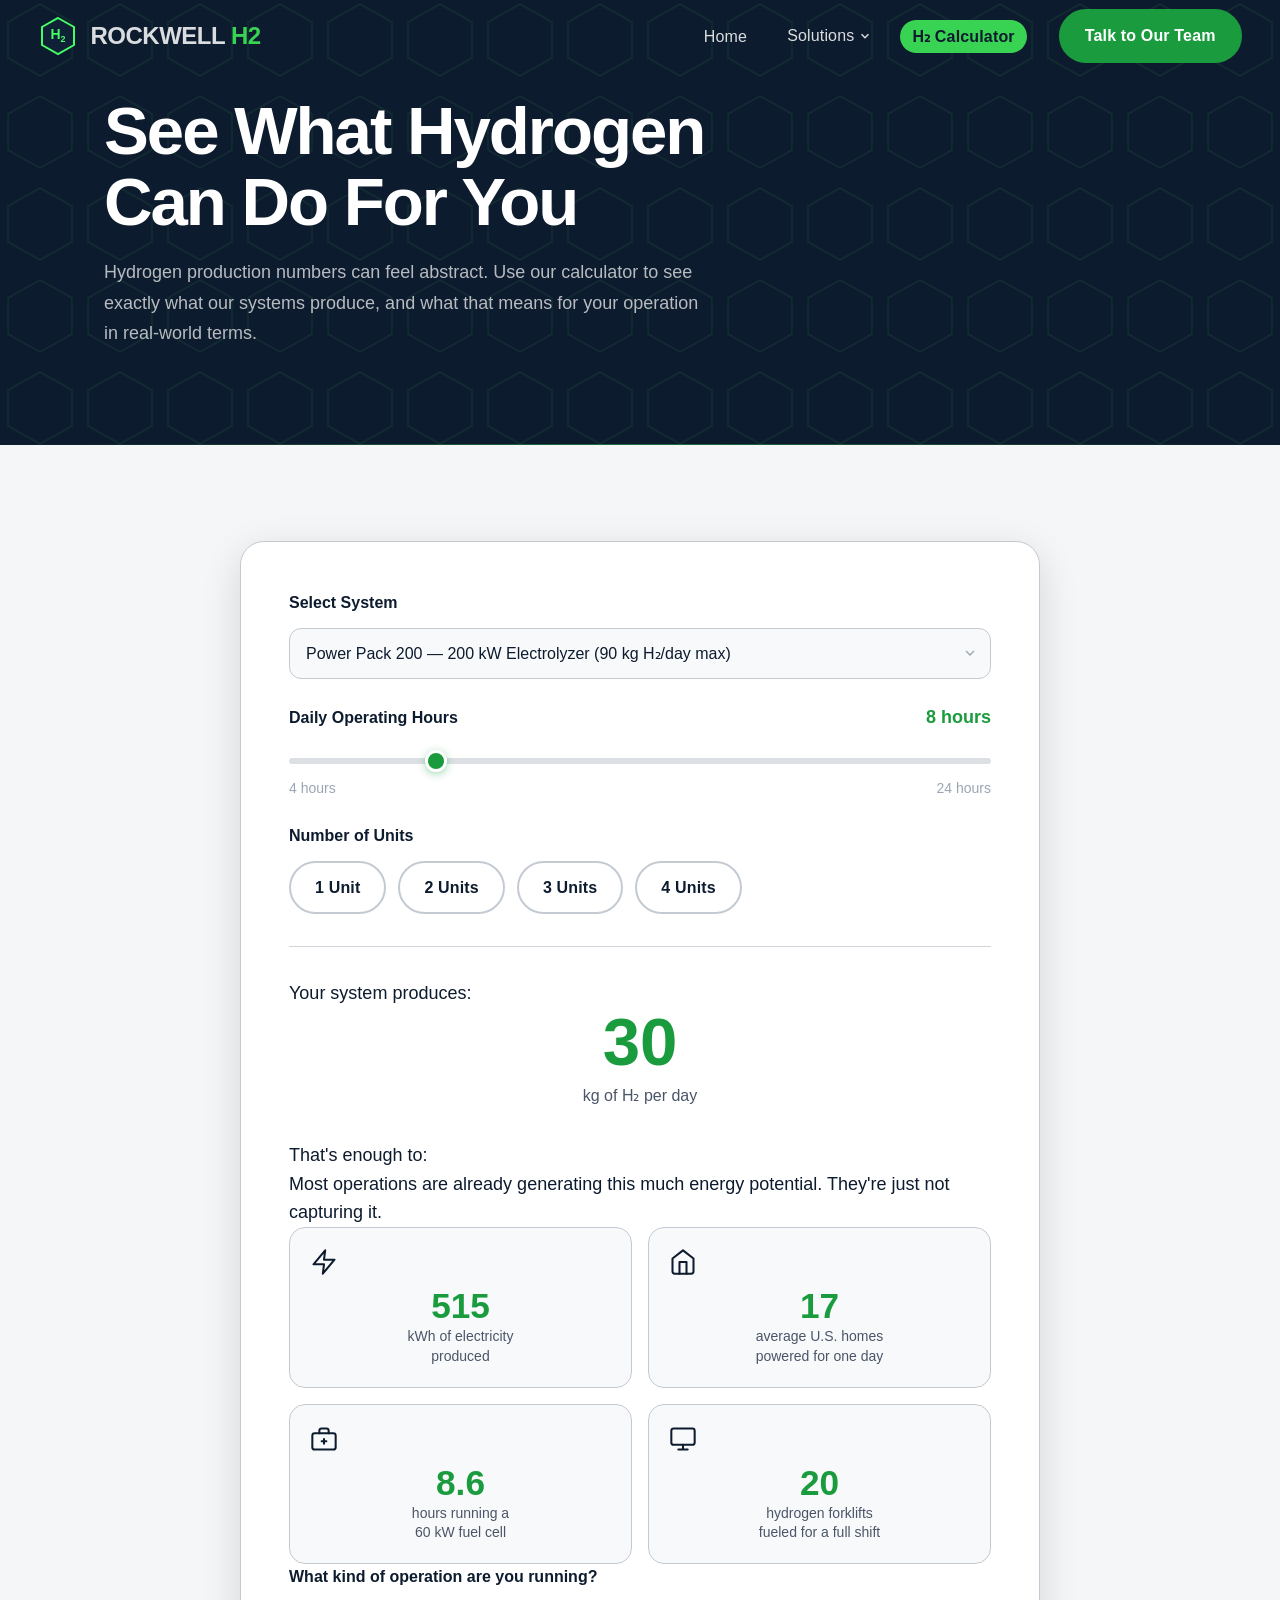
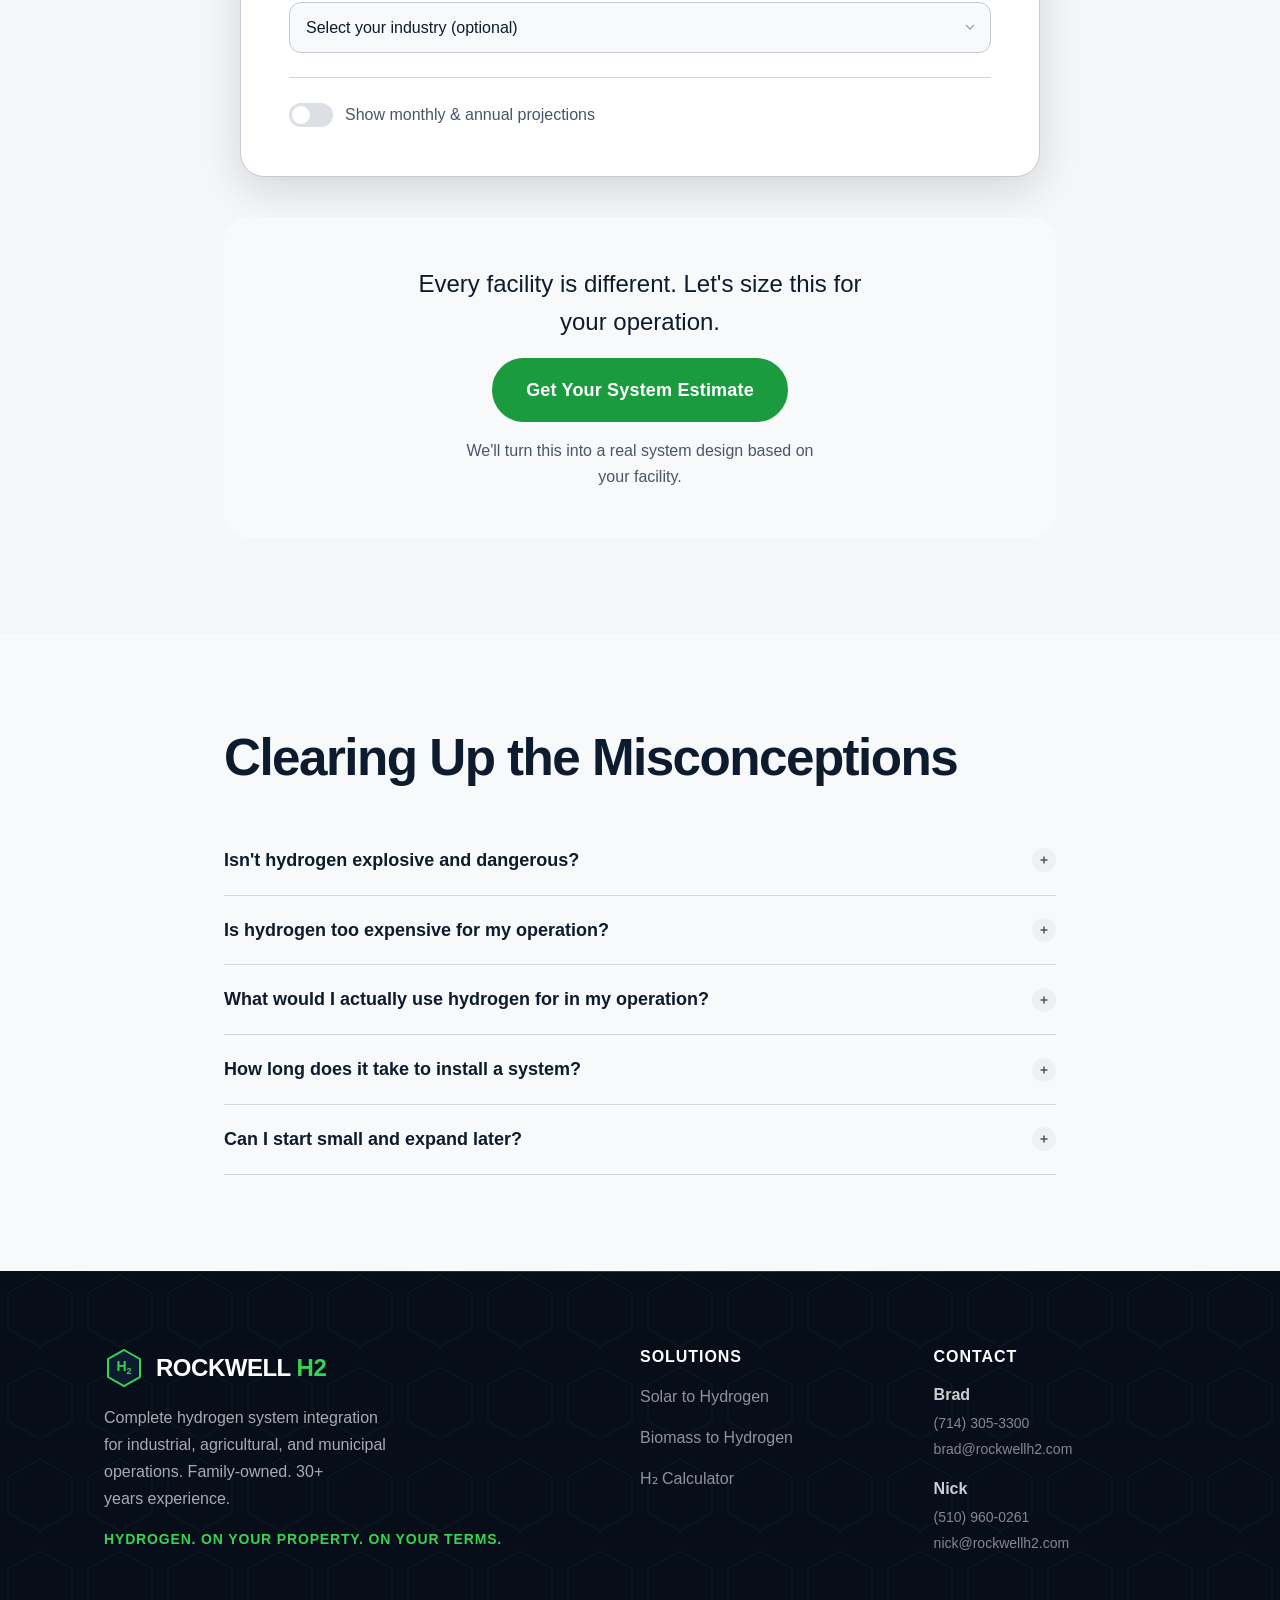
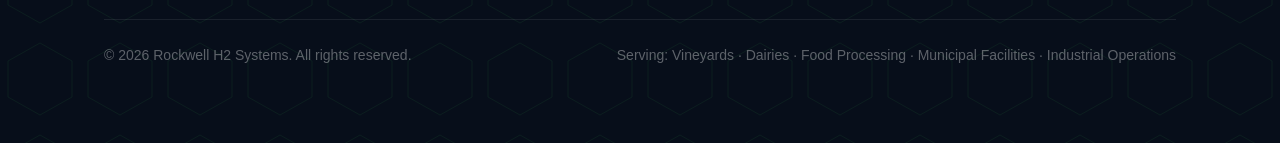
<file: calculator.html>
<!DOCTYPE html>
<html lang="en" data-theme="light">
<head>
  <meta charset="UTF-8" />
  <meta name="viewport" content="width=device-width, initial-scale=1.0" />
  <title>H₂ Calculator — Rockwell H2 Systems</title>
  <meta name="description" content="Calculate how much hydrogen your facility can produce with Rockwell H2 systems. See real-world equivalents — homes powered, forklifts fueled, kWh generated." />
  <link rel="preconnect" href="https://api.fontshare.com" />
  <link rel="preload" as="style" href="https://api.fontshare.com/v2/css?f[]=cabinet-grotesk@400,500,700,800,900&f[]=satoshi@400,500,700&display=swap" onload="this.onload=null;this.rel='stylesheet'" />
  <noscript><link href="https://api.fontshare.com/v2/css?f[]=cabinet-grotesk@400,500,700,800,900&f[]=satoshi@400,500,700&display=swap" rel="stylesheet" /></noscript>
  <link rel="stylesheet" href="./base.css" />
  <link rel="stylesheet" href="./style.css" />
</head>
<body>
<a class="skip-link" href="#main-content">Skip to main content</a>

<!-- HEADER -->
<header class="site-header" id="site-header">
  <nav class="nav container">
    <a href="./index.html" class="nav-logo" aria-label="Rockwell H2 Systems Home">
      <svg class="nav-logo-mark" viewBox="0 0 40 40" fill="none" aria-hidden="true">
        <polygon points="20,2 36,11 36,29 20,38 4,29 4,11" fill="#0d1b2e" stroke="#39d353" stroke-width="2"/>
        <text text-anchor="middle" font-family="sans-serif" font-weight="900" fill="#39d353"><tspan x="20" y="23" font-size="14">H</tspan><tspan dy="3" font-size="9">2</tspan></text>
      </svg>
      <span class="nav-logo-text">ROCKWELL <span>H2</span></span>
    </a>
    <ul class="nav-links" role="list">
      <li><a href="./index.html">Home</a></li>
      <li class="nav-dropdown">
        <button class="nav-dropdown-toggle" aria-haspopup="true" aria-expanded="false">
          Solutions
          <svg width="14" height="14" viewBox="0 0 24 24" fill="none" stroke="currentColor" stroke-width="2.5"><path d="M6 9l6 6 6-6"/></svg>
        </button>
        <div class="nav-dropdown-menu">
          <a href="./solar.html" class="nav-dropdown-item">
            <div class="nav-dropdown-icon">
              <svg width="16" height="16" viewBox="0 0 24 24" fill="none" stroke="currentColor" stroke-width="2"><circle cx="12" cy="12" r="5"/><path d="M12 1v2M12 21v2M4.22 4.22l1.42 1.42M18.36 18.36l1.42 1.42M1 12h2M21 12h2M4.22 19.78l1.42-1.42M18.36 5.64l1.42-1.42"/></svg>
            </div>
            <div class="nav-dropdown-text">
              <span class="nav-dropdown-label">Solar to Hydrogen</span>
              <span class="nav-dropdown-desc">Electrolysis via solar power</span>
            </div>
          </a>
          <a href="./biomass.html" class="nav-dropdown-item">
            <div class="nav-dropdown-icon">
              <svg width="16" height="16" viewBox="0 0 24 24" fill="none" stroke="currentColor" stroke-width="2"><path d="M12 22V12M12 12C12 12 8 10 6 6c3 0 6 2 6 6zM12 12c0 0 4-2 6-6-3 0-6 2-6 6z"/><path d="M5 20c2-2 4-4 7-8"/></svg>
            </div>
            <div class="nav-dropdown-text">
              <span class="nav-dropdown-label">Biomass to Hydrogen</span>
              <span class="nav-dropdown-desc">Thermolysis from organic waste</span>
            </div>
          </a>
        </div>
      </li>
      <li><a href="./calculator.html" aria-current="page">H&#8322; Calculator</a></li>
    </ul>
    <div class="nav-right">
      <button class="theme-toggle" data-theme-toggle aria-label="Switch to dark mode">
        <svg width="18" height="18" viewBox="0 0 24 24" fill="none" stroke="currentColor" stroke-width="2"><circle cx="12" cy="12" r="5"/><path d="M12 1v2M12 21v2M4.22 4.22l1.42 1.42M18.36 18.36l1.42 1.42M1 12h2M21 12h2M4.22 19.78l1.42-1.42M18.36 5.64l1.42-1.42"/></svg>
      </button>
      <a href="./contact.html" class="btn btn-primary">Talk to Our Team</a>
    </div>
    <button class="nav-hamburger" id="hamburger" aria-label="Open menu" aria-expanded="false">
      <svg width="24" height="24" viewBox="0 0 24 24" fill="none" stroke="currentColor" stroke-width="2"><path d="M3 12h18M3 6h18M3 18h18"/></svg>
    </button>
  </nav>
</header>

<div class="mobile-menu" id="mobile-menu" role="dialog" aria-modal="true" aria-label="Navigation menu">
  <div class="mobile-menu-header">
    <a href="./index.html" class="nav-logo">
      <svg class="nav-logo-mark" viewBox="0 0 40 40" fill="none" aria-hidden="true">
        <polygon points="20,2 36,11 36,29 20,38 4,29 4,11" fill="#0d1b2e" stroke="#39d353" stroke-width="2"/>
        <text text-anchor="middle" font-family="sans-serif" font-weight="900" fill="#39d353"><tspan x="20" y="23" font-size="14">H</tspan><tspan dy="3" font-size="9">2</tspan></text>
      </svg>
      <span class="nav-logo-text">ROCKWELL <span>H2</span></span>
    </a>
    <button class="mobile-menu-close" id="mobile-close" aria-label="Close menu">
      <svg width="24" height="24" viewBox="0 0 24 24" fill="none" stroke="currentColor" stroke-width="2"><path d="M18 6L6 18M6 6l12 12"/></svg>
    </button>
  </div>
  <a href="./index.html">Home</a>
  <a href="./solar.html">Solar to Hydrogen</a>
  <a href="./biomass.html">Biomass to Hydrogen</a>
  <a href="./calculator.html">H&#8322; Calculator</a>
  <div style="margin-top: auto; padding-top: 2rem; display: flex; justify-content: center;">
    <a href="./contact.html" class="btn btn-primary btn-lg" style="width: 80%; justify-content:center; text-align: center;">Talk to Our Team</a>
  </div>
</div>

<main id="main-content">
  <!-- PAGE HERO -->
  <section class="page-hero" data-nav-dark>
    <div class="page-hero-hex"></div>
    <div class="container page-hero-content">
      <h1>See What Hydrogen Can Do For You</h1>
      <p class="page-hero-sub">Hydrogen production numbers can feel abstract. Use our calculator to see exactly what our systems produce, and what that means for your operation in real-world terms.</p>
    </div>
  </section>

  <!-- CALCULATOR -->
  <section class="section calculator-section" data-nav-light>
    <div class="container container--narrow">
      <div class="calc-context-bar" id="calc-context-bar" hidden>
        <span class="calc-context-text" id="calc-context-text"></span>
      </div>
      <div class="calc-widget reveal">
        <!-- System selector -->
        <div class="calc-field">
          <label class="calc-label" for="system-select">
            Select System
          </label>
          <select class="calc-select" id="system-select">
            <option value="pp200">Power Pack 200 — 200 kW Electrolyzer (90 kg H₂/day max)</option>
            <option value="pp500">Power Pack 500 — 500 kW Electrolyzer (225 kg H₂/day max)</option>
          </select>
        </div>

        <!-- Hours slider -->
        <div class="calc-field">
          <label class="calc-label" for="hours-slider">
            Daily Operating Hours
            <span class="calc-value-display" id="hours-display">8 hours</span>
          </label>
          <input type="range" id="hours-slider" min="4" max="24" value="8" step="1" aria-label="Daily operating hours" />
          <div style="display: flex; justify-content: space-between; margin-top: var(--space-1);">
            <span style="font-size: var(--text-xs); color: var(--color-text-faint);">4 hours</span>
            <span style="font-size: var(--text-xs); color: var(--color-text-faint);">24 hours</span>
          </div>
        </div>

        <!-- Units selector -->
        <div class="calc-field">
          <label class="calc-label">Number of Units</label>
          <div style="display: flex; gap: var(--space-3); flex-wrap: wrap;">
            <button class="btn btn-secondary units-btn active" data-units="1">1 Unit</button>
            <button class="btn btn-secondary units-btn" data-units="2">2 Units</button>
            <button class="btn btn-secondary units-btn" data-units="3">3 Units</button>
            <button class="btn btn-secondary units-btn" data-units="4">4 Units</button>
          </div>
        </div>

        <!-- Results -->
        <div class="calc-results">
          <p class="calc-results-label">Your system produces:</p>
          <div class="calc-h2-output">
            <span class="calc-h2-number" id="h2-output">30</span>
            <span class="calc-h2-unit">kg of H₂ per day</span>
          </div>

          <p class="calc-equiv-label-intro">That's enough to:</p>
          <p class="calc-tension-line" id="tension-line">Most operations are already generating this much energy potential. They're just not capturing it.</p>

          <div class="calc-equivalents">
            <div class="calc-equiv-card">
              <span class="calc-equiv-icon" aria-hidden="true"><svg width="28" height="28" viewBox="0 0 24 24" fill="none" stroke="currentColor" stroke-width="1.75" stroke-linecap="round" stroke-linejoin="round"><path d="M13 2L3 14h9l-1 8 10-12h-9l1-8z"/></svg></span>
              <span class="calc-equiv-number" id="kwh-output">515</span>
              <span class="calc-equiv-label">kWh of electricity<br>produced</span>
            </div>
            <div class="calc-equiv-card">
              <span class="calc-equiv-icon" aria-hidden="true"><svg width="28" height="28" viewBox="0 0 24 24" fill="none" stroke="currentColor" stroke-width="1.75" stroke-linecap="round" stroke-linejoin="round"><path d="M3 9l9-7 9 7v11a2 2 0 0 1-2 2H5a2 2 0 0 1-2-2z"/><polyline points="9 22 9 12 15 12 15 22"/></svg></span>
              <span class="calc-equiv-number" id="homes-output">17</span>
              <span class="calc-equiv-label">average U.S. homes<br>powered for one day</span>
            </div>
            <div class="calc-equiv-card">
              <span class="calc-equiv-icon" aria-hidden="true"><svg width="28" height="28" viewBox="0 0 24 24" fill="none" stroke="currentColor" stroke-width="1.75" stroke-linecap="round" stroke-linejoin="round"><rect x="2" y="7" width="20" height="14" rx="2" ry="2"/><path d="M16 7V5a2 2 0 0 0-2-2h-4a2 2 0 0 0-2 2v2"/><line x1="12" y1="12" x2="12" y2="16"/><line x1="10" y1="14" x2="14" y2="14"/></svg></span>
              <span class="calc-equiv-number" id="fuelcell-output">8.6</span>
              <span class="calc-equiv-label">hours running a<br>60 kW fuel cell</span>
            </div>
            <div class="calc-equiv-card">
              <span class="calc-equiv-icon" aria-hidden="true"><svg width="28" height="28" viewBox="0 0 24 24" fill="none" stroke="currentColor" stroke-width="1.75" stroke-linecap="round" stroke-linejoin="round"><rect x="2" y="3" width="20" height="14" rx="2"/><path d="M8 21h8M12 17v4"/></svg></span>
              <span class="calc-equiv-number" id="forklifts-output">20</span>
              <span class="calc-equiv-label">hydrogen forklifts<br>fueled for a full shift</span>
            </div>
          </div>

          <!-- Industry context -->
          <div class="calc-industry-field">
            <label class="calc-label" for="industry-select">What kind of operation are you running?</label>
            <select class="calc-select" id="industry-select">
              <option value="">Select your industry (optional)</option>
              <option value="dairy">Dairy &amp; Agriculture</option>
              <option value="winery">Wineries &amp; Vineyards</option>
              <option value="food">Food Processing</option>
              <option value="fleet">Fleet &amp; Transportation</option>
              <option value="water">Water Treatment</option>
              <option value="municipal">Municipal</option>
              <option value="industrial">General Industrial</option>
            </select>
            <p class="calc-industry-context" id="industry-context"></p>
          </div>

          <!-- Projection toggle -->
          <div class="calc-projection-toggle">
            <label class="toggle-switch" for="projection-toggle" aria-label="Show monthly and annual projections">
              <input type="checkbox" id="projection-toggle" />
              <span class="toggle-slider"></span>
            </label>
            <span class="calc-toggle-label">Show monthly &amp; annual projections</span>
          </div>

          <div id="projection-panel" style="display:none;">
            <div class="calc-projection-results">
              <div class="calc-proj-card">
                <span class="calc-proj-number" id="monthly-h2">900</span>
                <span class="calc-proj-label">kg H₂ per month</span>
              </div>
              <div class="calc-proj-card">
                <span class="calc-proj-number" id="annual-h2">32,850</span>
                <span class="calc-proj-label">kg H₂ per year</span>
              </div>
              <div class="calc-proj-card">
                <span class="calc-proj-number" id="monthly-kwh">15,450</span>
                <span class="calc-proj-label">kWh equivalent per month</span>
              </div>
              <div class="calc-proj-card">
                <span class="calc-proj-number" id="annual-kwh">188,225</span>
                <span class="calc-proj-label">kWh equivalent per year</span>
              </div>
            </div>
          </div>
        </div>
      </div>

      <!-- Bridge CTA -->
      <div class="calc-bridge-cta reveal">
        <div class="calc-bridge-hex"></div>
        <div class="calc-bridge-inner">
          <p class="calc-bridge-transition">Every facility is different. Let's size this for your operation.</p>
          <button class="btn btn-primary btn-lg" data-open-modal="estimate-modal">Get Your System Estimate</button>
          <p class="calc-bridge-sub">We'll turn this into a real system design based on your facility.</p>
        </div>
      </div>
    </div>
  </section>

  <!-- FAQ -->
  <section class="section" style="background: var(--color-surface-2);">
    <div class="container container--narrow">
      <div class="reveal" style="margin-bottom: var(--space-10);">
        <h2 class="section-heading" style="color: var(--color-navy);">Clearing Up the Misconceptions</h2>
      </div>
      <div class="reveal">
        <div class="faq-item">
          <button class="faq-question" aria-expanded="false">
            Isn't hydrogen explosive and dangerous?
            <span class="faq-icon">
              <svg width="12" height="12" viewBox="0 0 24 24" fill="none" stroke="currentColor" stroke-width="3"><path d="M12 5v14M5 12h14"/></svg>
            </span>
          </button>
          <div class="faq-answer" role="region">
            <p class="faq-answer-inner">Hydrogen is handled safely in industrial settings worldwide — from refineries to hospitals to space programs. All Rockwell H2 systems are designed and built to meet rigorous safety standards. Hydrogen is actually safer than gasoline in many ways: it's lighter than air and dissipates rapidly, rather than pooling on the ground.</p>
          </div>
        </div>
        <div class="faq-item">
          <button class="faq-question" aria-expanded="false">
            Is hydrogen too expensive for my operation?
            <span class="faq-icon">
              <svg width="12" height="12" viewBox="0 0 24 24" fill="none" stroke="currentColor" stroke-width="3"><path d="M12 5v14M5 12h14"/></svg>
            </span>
          </button>
          <div class="faq-answer" role="region">
            <p class="faq-answer-inner">With federal production tax credits, reduced maintenance costs, and stable energy pricing, hydrogen systems often achieve a lower total cost of ownership than fossil fuel or battery alternatives. When you factor in the value of biochar byproducts (for biomass systems) and grid independence, the economics improve further. Our team can model the specific numbers for your facility.</p>
          </div>
        </div>
        <div class="faq-item">
          <button class="faq-question" aria-expanded="false">
            What would I actually use hydrogen for in my operation?
            <span class="faq-icon">
              <svg width="12" height="12" viewBox="0 0 24 24" fill="none" stroke="currentColor" stroke-width="3"><path d="M12 5v14M5 12h14"/></svg>
            </span>
          </button>
          <div class="faq-answer" role="region">
            <p class="faq-answer-inner">Hydrogen replaces diesel generators, charges forklifts and work carts, powers facilities and cold storage, and fuels fleet vehicles. It can supplement or replace grid electricity entirely for some operations. The calculator above shows how 30 kg of H₂ powers 17 homes for a day or fuels 20 forklifts for a full shift — those are the practical applications your operation would tap into.</p>
          </div>
        </div>
        <div class="faq-item">
          <button class="faq-question" aria-expanded="false">
            How long does it take to install a system?
            <span class="faq-icon">
              <svg width="12" height="12" viewBox="0 0 24 24" fill="none" stroke="currentColor" stroke-width="3"><path d="M12 5v14M5 12h14"/></svg>
            </span>
          </button>
          <div class="faq-answer" role="region">
            <p class="faq-answer-inner">Because all Rockwell H2 products are housed in standard 20-foot ISO containers, deployment is significantly faster than custom-built systems. Units arrive ready to connect. Timeline depends on site preparation, permitting, and system configuration — our team will walk you through a realistic project timeline during your free assessment.</p>
          </div>
        </div>
        <div class="faq-item">
          <button class="faq-question" aria-expanded="false">
            Can I start small and expand later?
            <span class="faq-icon">
              <svg width="12" height="12" viewBox="0 0 24 24" fill="none" stroke="currentColor" stroke-width="3"><path d="M12 5v14M5 12h14"/></svg>
            </span>
          </button>
          <div class="faq-answer" role="region">
            <p class="faq-answer-inner">Yes — that's exactly how our modular system is designed. Start with a Power Pack 200 and a Power Bank. Add a second electrolyzer, additional storage, or a larger fuel cell as your operation grows. The daisy-chain architecture means expansion doesn't require redesigning your existing system.</p>
          </div>
        </div>
      </div>
    </div>
  </section>
</main>

<!-- SYSTEM ESTIMATE MODAL -->
<div id="estimate-modal" class="modal-overlay" role="dialog" aria-modal="true" aria-labelledby="estimate-modal-title" hidden>
  <div class="modal-card modal-card--estimate">
    <button class="modal-close" data-close-modal aria-label="Close">
      <svg width="20" height="20" viewBox="0 0 24 24" fill="none" stroke="currentColor" stroke-width="2"><line x1="18" y1="6" x2="6" y2="18"/><line x1="6" y1="6" x2="18" y2="18"/></svg>
    </button>
    <div class="modal-header">
      <h2 class="modal-title" id="estimate-modal-title">Get a hydrogen system sized for your operation</h2>
      <p class="modal-sub">We'll use this to size a system for your facility.</p>
      <p class="modal-sub modal-sub--muted">We'll size your system first, then walk through costs if it makes sense.</p>
    </div>
    <div class="estimate-prefill" id="estimate-prefill" hidden>
      <svg width="16" height="16" viewBox="0 0 24 24" fill="none" stroke="currentColor" stroke-width="2"><polyline points="20 6 9 17 4 12"/></svg>
      <div class="estimate-prefill-content">
        <span class="estimate-prefill-label">Your starting point</span>
        <span id="estimate-prefill-text">Power Pack 200 · 8 hours/day · 1 unit</span>
      </div>
    </div>
    <form id="estimate-form" class="modal-form" novalidate>
      <div class="modal-form-row">
        <div class="modal-field">
          <label class="modal-label" for="est-name">Name <span aria-hidden="true">*</span></label>
          <input class="modal-input" type="text" id="est-name" name="name" placeholder="Your name" autocomplete="name" required />
        </div>
        <div class="modal-field">
          <label class="modal-label" for="est-company">Company</label>
          <input class="modal-input" type="text" id="est-company" name="company" placeholder="Your company" autocomplete="organization" />
        </div>
      </div>
      <div class="modal-form-row">
        <div class="modal-field">
          <label class="modal-label" for="est-email">Email <span aria-hidden="true">*</span></label>
          <input class="modal-input" type="email" id="est-email" name="email" placeholder="you@company.com" autocomplete="email" required />
        </div>
        <div class="modal-field">
          <label class="modal-label" for="est-phone">Phone</label>
          <input class="modal-input" type="tel" id="est-phone" name="phone" placeholder="(555) 000-0000" autocomplete="tel" />
        </div>
      </div>
      <div class="modal-field">
        <label class="modal-label" for="est-industry">Industry</label>
        <select class="modal-input calc-select" id="est-industry" name="industry">
          <option value="">Select your industry</option>
          <option value="dairy">Dairy &amp; Agriculture</option>
          <option value="winery">Wineries &amp; Vineyards</option>
          <option value="food">Food Processing</option>
          <option value="fleet">Fleet &amp; Transportation</option>
          <option value="water">Water Treatment</option>
          <option value="municipal">Municipal</option>
          <option value="industrial">General Industrial</option>
        </select>
      </div>
      <div class="modal-field">
        <label class="modal-label">What's your primary goal?</label>
        <div class="estimate-goals">
          <label class="estimate-goal-option">
            <input type="radio" name="goal" value="lower-costs" />
            <span>Lower energy costs</span>
          </label>
          <label class="estimate-goal-option">
            <input type="radio" name="goal" value="waste-to-energy" />
            <span>Turn waste into energy</span>
          </label>
          <label class="estimate-goal-option">
            <input type="radio" name="goal" value="backup-power" />
            <span>Add backup power</span>
          </label>
          <label class="estimate-goal-option">
            <input type="radio" name="goal" value="fuel-vehicles" />
            <span>Fuel vehicles or equipment</span>
          </label>
        </div>
      </div>
      <div class="modal-field">
        <label class="modal-label" for="est-notes">Anything else we should know?</label>
        <textarea class="modal-textarea" id="est-notes" name="notes" rows="2" placeholder="Tell us about your operation, energy needs, or questions..."></textarea>
      </div>
      <div class="modal-actions">
        <button type="submit" class="btn btn-primary btn-lg modal-submit">Get My System Estimate</button>
      </div>
      <div id="estimate-success" class="modal-success" hidden>
        <svg width="24" height="24" viewBox="0 0 24 24" fill="none" stroke="#39d353" stroke-width="2.5"><polyline points="20 6 9 17 4 12"/></svg>
        <div>
          <p><strong>You're all set.</strong></p>
          <p>We're reviewing your operation now. You'll hear from the team designing these systems within one business day.</p>
          <p style="margin-top: var(--space-2); color: var(--color-text-muted); font-size: var(--text-xs);">No generic sales calls, just a real conversation about how this could work for your facility.</p>
        </div>
      </div>
    </form>
  </div>
</div>

<footer class="site-footer">
  <div class="container">
    <div class="footer-grid">
      <div>
        <a href="./index.html" class="nav-logo" style="margin-bottom: var(--space-4);">
          <svg class="nav-logo-mark" viewBox="0 0 40 40" fill="none" aria-hidden="true">
            <polygon points="20,2 36,11 36,29 20,38 4,29 4,11" fill="#0d1b2e" stroke="#39d353" stroke-width="2"/>
            <text text-anchor="middle" font-family="sans-serif" font-weight="900" fill="#39d353"><tspan x="20" y="23" font-size="14">H</tspan><tspan dy="3" font-size="9">2</tspan></text>
          </svg>
          <span class="nav-logo-text">ROCKWELL <span style="color: var(--color-accent);">H2</span></span>
        </a>
        <p class="footer-brand-desc">Complete hydrogen system integration for industrial, agricultural, and municipal operations. Family-owned. 30+ years experience.</p>
        <p class="footer-tagline">HYDROGEN. ON YOUR PROPERTY. ON YOUR TERMS.</p>
      </div>
      <div>
        <h4 class="footer-col-title">Solutions</h4>
        <ul class="footer-links" role="list">
          <li><a href="./solar.html">Solar to Hydrogen</a></li>
          <li><a href="./biomass.html">Biomass to Hydrogen</a></li>
          <li><a href="./calculator.html">H₂ Calculator</a></li>
        </ul>
      </div>
      <div>
        <h4 class="footer-col-title">Contact</h4>
        <div class="footer-contact-item">
          <span class="footer-contact-name">Brad</span>
          <a href="tel:7143053300">(714) 305-3300</a>
          <a href="mailto:brad@rockwellh2.com">brad@rockwellh2.com</a>
        </div>
        <div class="footer-contact-item">
          <span class="footer-contact-name">Nick</span>
          <a href="tel:5109600261">(510) 960-0261</a>
          <a href="mailto:nick@rockwellh2.com">nick@rockwellh2.com</a>
        </div>
      </div>
    </div>
    <div class="footer-bottom">
      <span>© 2026 Rockwell H2 Systems. All rights reserved.</span>
      <span>Serving: Vineyards · Dairies · Food Processing · Municipal Facilities · Industrial Operations</span>
    </div>
  </div>
</footer>

<script src="./app.js"></script>
<script>
// ============================================================
// H2 CALCULATOR LOGIC
// ============================================================
const SYSTEMS = {
  pp200: { maxKgPerDay: 90, maxKW: 200 },
  pp500: { maxKgPerDay: 225, maxKW: 500 }
};

// Per 30 kg H2:
const EQUIV_PER_30KG = {
  kwh: 515,
  homes: 17,
  fuelCellHours: 8.6,
  forklifts: 20
};

let selectedUnits = 1;
let projectionOn = false;

function calcH2(system, hours, units) {
  const maxPerDay = SYSTEMS[system].maxKgPerDay;
  // Linear: full 24h = max kg, proportional for fewer hours
  const raw = (maxPerDay / 24) * hours * units;
  return Math.round(raw * 10) / 10;
}

// Animated counter — counts from current displayed value to target
const _countTimers = {};
function countTo(el, target, isDecimal) {
  const id = el.id;
  if (_countTimers[id]) cancelAnimationFrame(_countTimers[id]);
  const duration = 400;
  const start = performance.now();
  const from = parseFloat(el.textContent.replace(/,/g, '')) || 0;
  function tick(now) {
    const elapsed = Math.min((now - start) / duration, 1);
    const ease = 1 - Math.pow(1 - elapsed, 3);
    const current = from + (target - from) * ease;
    el.textContent = isDecimal
      ? current.toFixed(1)
      : Math.round(current).toLocaleString();
    if (elapsed < 1) _countTimers[id] = requestAnimationFrame(tick);
  }
  _countTimers[id] = requestAnimationFrame(tick);
}

function updateCalc() {
  const system = document.getElementById('system-select').value;
  const hours = parseInt(document.getElementById('hours-slider').value);
  const kg = calcH2(system, hours, selectedUnits);
  const ratio = kg / 30;

  countTo(document.getElementById('h2-output'), kg, kg % 1 !== 0);
  countTo(document.getElementById('kwh-output'), Math.round(EQUIV_PER_30KG.kwh * ratio), false);
  countTo(document.getElementById('homes-output'), Math.round(EQUIV_PER_30KG.homes * ratio), false);
  countTo(document.getElementById('fuelcell-output'), parseFloat((EQUIV_PER_30KG.fuelCellHours * ratio).toFixed(1)), true);
  countTo(document.getElementById('forklifts-output'), Math.round(EQUIV_PER_30KG.forklifts * ratio), false);

  // Projections
  const monthly = Math.round(kg * 30);
  const annual = Math.round(kg * 365);
  const monthlyKwh = Math.round(EQUIV_PER_30KG.kwh * ratio * 30);
  const annualKwh = Math.round(EQUIV_PER_30KG.kwh * ratio * 365);
  countTo(document.getElementById('monthly-h2'), monthly, false);
  countTo(document.getElementById('annual-h2'), annual, false);
  countTo(document.getElementById('monthly-kwh'), monthlyKwh, false);
  countTo(document.getElementById('annual-kwh'), annualKwh, false);

  // Hours display
  document.getElementById('hours-display').textContent = hours + (hours === 1 ? ' hour' : ' hours');
}

// System select
document.getElementById('system-select').addEventListener('change', updateCalc);

// Hours slider
document.getElementById('hours-slider').addEventListener('input', updateCalc);

// Units buttons
document.querySelectorAll('.units-btn').forEach(btn => {
  btn.addEventListener('click', () => {
    document.querySelectorAll('.units-btn').forEach(b => b.classList.remove('active', 'btn-primary'));
    btn.classList.add('active', 'btn-primary');
    btn.classList.remove('btn-secondary');
    document.querySelectorAll('.units-btn').forEach(b => { if (!b.classList.contains('active')) b.classList.add('btn-secondary'); });
    selectedUnits = parseInt(btn.dataset.units);
    updateCalc();
  });
});

// Projection toggle
document.getElementById('projection-toggle').addEventListener('change', function() {
  projectionOn = this.checked;
  document.getElementById('projection-panel').style.display = projectionOn ? 'block' : 'none';
});

// Init
updateCalc();

// FAQ accordion
document.querySelectorAll('.faq-question').forEach(btn => {
  btn.addEventListener('click', () => {
    const item = btn.closest('.faq-item');
    const wasOpen = item.classList.contains('open');
    document.querySelectorAll('.faq-item').forEach(i => {
      i.classList.remove('open');
      i.querySelector('.faq-question').setAttribute('aria-expanded', 'false');
    });
    if (!wasOpen) {
      item.classList.add('open');
      btn.setAttribute('aria-expanded', 'true');
    }
  });
});

// Industry context messages
const INDUSTRY_CONTEXT = {
  dairy: 'Supports daily milking operations, refrigeration, and backup energy for your facility.',
  winery: 'Powers crush and fermentation equipment, cold storage, and facility operations.',
  food: 'Covers energy-intensive processing loads, cold storage, and packaging line power.',
  fleet: 'Fuels vehicles and equipment across a full shift with zero emissions.',
  water: 'Runs pumps, treatment systems, and facility power around the clock.',
  municipal: 'Provides reliable backup power, fleet fueling, and facility energy for public operations.',
  industrial: 'Supports heavy equipment, facility power, and continuous manufacturing processes.'
};

// Industry select
document.getElementById('industry-select').addEventListener('change', function() {
  const ctx = document.getElementById('industry-context');
  const val = this.value;
  if (val && INDUSTRY_CONTEXT[val]) {
    ctx.textContent = INDUSTRY_CONTEXT[val];
    ctx.style.display = 'block';
  } else {
    ctx.textContent = '';
    ctx.style.display = 'none';
  }
});

// Read industry from URL param (e.g., from industries page link)
(function() {
  const params = new URLSearchParams(window.location.search);
  const industryParam = params.get('industry');
  if (industryParam) {
    const industrySelect = document.getElementById('industry-select');
    if (industrySelect) {
      industrySelect.value = industryParam;
      industrySelect.dispatchEvent(new Event('change'));
    }
    // Show context bar
    const INDUSTRY_NAMES = {
      dairy: 'Dairy & Agriculture',
      winery: 'Wineries & Vineyards',
      food: 'Food Processing',
      fleet: 'Fleet & Transportation',
      water: 'Water Treatment',
      municipal: 'Municipal',
      industrial: 'General Industrial'
    };
    const contextBar = document.getElementById('calc-context-bar');
    const contextText = document.getElementById('calc-context-text');
    if (contextBar && contextText && INDUSTRY_NAMES[industryParam]) {
      contextText.textContent = 'Showing results for ' + INDUSTRY_NAMES[industryParam];
      contextBar.hidden = false;
    }
  }
})();

// Pulse animation on h2-output when values change
const h2OutputEl = document.getElementById('h2-output');
const origUpdateCalc = updateCalc;
// Wrap updateCalc to add pulse
(function() {
  const _origUpdate = window.updateCalc || updateCalc;
  // Override is not needed since updateCalc references are direct
})();
// Add pulse via MutationObserver on the h2-output
if (h2OutputEl) {
  let lastVal = h2OutputEl.textContent;
  const pulseCheck = setInterval(() => {
    if (h2OutputEl.textContent !== lastVal) {
      lastVal = h2OutputEl.textContent;
      h2OutputEl.classList.remove('calc-pulse');
      void h2OutputEl.offsetWidth;
      h2OutputEl.classList.add('calc-pulse');
    }
  }, 100);
}

// Estimate modal logic
(function() {
  const overlay = document.getElementById('estimate-modal');
  if (!overlay) return;

  function openModal() {
    overlay.hidden = false;
    requestAnimationFrame(() => overlay.classList.add('modal-open'));
    document.body.style.overflow = 'hidden';
    overlay.querySelector('.modal-close').focus();

    // Pre-fill from calculator
    const system = document.getElementById('system-select');
    const hours = document.getElementById('hours-slider');
    const industry = document.getElementById('industry-select');
    const prefill = document.getElementById('estimate-prefill');
    const prefillText = document.getElementById('estimate-prefill-text');

    if (system && hours) {
      const sysName = system.options[system.selectedIndex].text.split(' — ')[0];
      prefillText.textContent = sysName + ' · ' + hours.value + ' hours/day · ' + selectedUnits + (selectedUnits === 1 ? ' unit' : ' units');
      prefill.hidden = false;
    }

    // Pre-fill industry if selected in calculator
    if (industry && industry.value) {
      const estIndustry = document.getElementById('est-industry');
      if (estIndustry) estIndustry.value = industry.value;
    }
  }

  function closeModal() {
    overlay.classList.remove('modal-open');
    document.body.style.overflow = '';
    setTimeout(() => { overlay.hidden = true; }, 200);
  }

  document.querySelectorAll('[data-open-modal="estimate-modal"]').forEach(btn => {
    btn.addEventListener('click', openModal);
  });
  overlay.querySelectorAll('[data-close-modal]').forEach(btn => {
    btn.addEventListener('click', closeModal);
  });
  overlay.addEventListener('click', e => { if (e.target === overlay) closeModal(); });
  document.addEventListener('keydown', e => { if (e.key === 'Escape' && !overlay.hidden) closeModal(); });

  // Form submit
  document.getElementById('estimate-form').addEventListener('submit', function(e) {
    e.preventDefault();
    const btn = this.querySelector('.modal-submit');
    btn.disabled = true;
    btn.textContent = 'Sending...';
    setTimeout(() => {
      this.querySelectorAll('.modal-form-row, .modal-field, .modal-actions, .estimate-goals').forEach(el => el.style.display = 'none');
      document.getElementById('estimate-prefill').hidden = true;
      document.getElementById('estimate-success').hidden = false;
    }, 800);
  });
})();
</script>
<script data-pplx-inline-edit>
(function(){
  if(window===window.top)return;
  function inlineAll(orig,clone){
    if(orig.nodeType!==1)return;
    try{
      var cs=getComputedStyle(orig);
      var t='';
      for(var i=0;i<cs.length;i++){t+=cs[i]+':'+cs.getPropertyValue(cs[i])+';';}
      clone.style.cssText=t;
    }catch(e){}
    var oc=orig.children,cc=clone.children;
    for(var j=0;j<oc.length&&j<cc.length;j++){inlineAll(oc[j],cc[j]);}
  }
  function stripExternal(clone){
    var imgs=clone.querySelectorAll('img');
    for(var i=0;i<imgs.length;i++){
      var s=imgs[i].getAttribute('src');
      if(s&&!s.startsWith('data:'))imgs[i].removeAttribute('src');
    }
    var all=clone.querySelectorAll('*');
    for(var i=0;i<all.length;i++){
      var st=all[i].style.cssText;
      if(st&&st.indexOf('url(')>=0){
        all[i].style.cssText=st.replace(/url\(["']?(?!data:)[^)"']*["']?\)/gi,'none');
      }
    }
  }
  window.addEventListener('message',function(e){
    if(!e.data||e.data.type!=='INLINE_EDIT_CAPTURE_REQUEST')return;
    var scrollX=window.scrollX||window.pageXOffset||0;
    var scrollY=window.scrollY||window.pageYOffset||0;
    var w=window.innerWidth,h=window.innerHeight;
    try{
      var clone=document.documentElement.cloneNode(true);
      var rm=clone.querySelectorAll('script,link[rel="stylesheet"],style');
      for(var i=0;i<rm.length;i++){rm[i].remove();}
      inlineAll(document.documentElement,clone);
      stripExternal(clone);
      var html=new XMLSerializer().serializeToString(clone);
      var svg='<svg xmlns="http://www.w3.org/2000/svg" width="'+w+'" height="'+h+'">'
        +'<foreignObject width="100%" height="100%">'
        +'<div xmlns="http://www.w3.org/1999/xhtml" style="width:'+w+'px;height:'+h+'px;overflow:hidden">'
        +'<div style="transform:translate(-'+scrollX+'px,-'+scrollY+'px);transform-origin:top left">'
        +html+'</div></div></foreignObject></svg>';
      var svgUrl='data:image/svg+xml;charset=utf-8,'+encodeURIComponent(svg);
      var img=new Image();
      img.onload=function(){
        var c=document.createElement('canvas');c.width=w;c.height=h;
        c.getContext('2d').drawImage(img,0,0);
        window.parent.postMessage({type:'INLINE_EDIT_SCREENSHOT_RESULT',dataUrl:c.toDataURL('image/png'),scrollX:scrollX,scrollY:scrollY},'*');
      };
      img.onerror=function(){
        window.parent.postMessage({type:'INLINE_EDIT_SCREENSHOT_RESULT',dataUrl:null,scrollX:scrollX,scrollY:scrollY},'*');
      };
      img.src=svgUrl;
    }catch(err){
      window.parent.postMessage({type:'INLINE_EDIT_SCREENSHOT_RESULT',dataUrl:null,scrollX:scrollX,scrollY:scrollY},'*');
    }
  });
})();
</script></body>
</html>
</file>
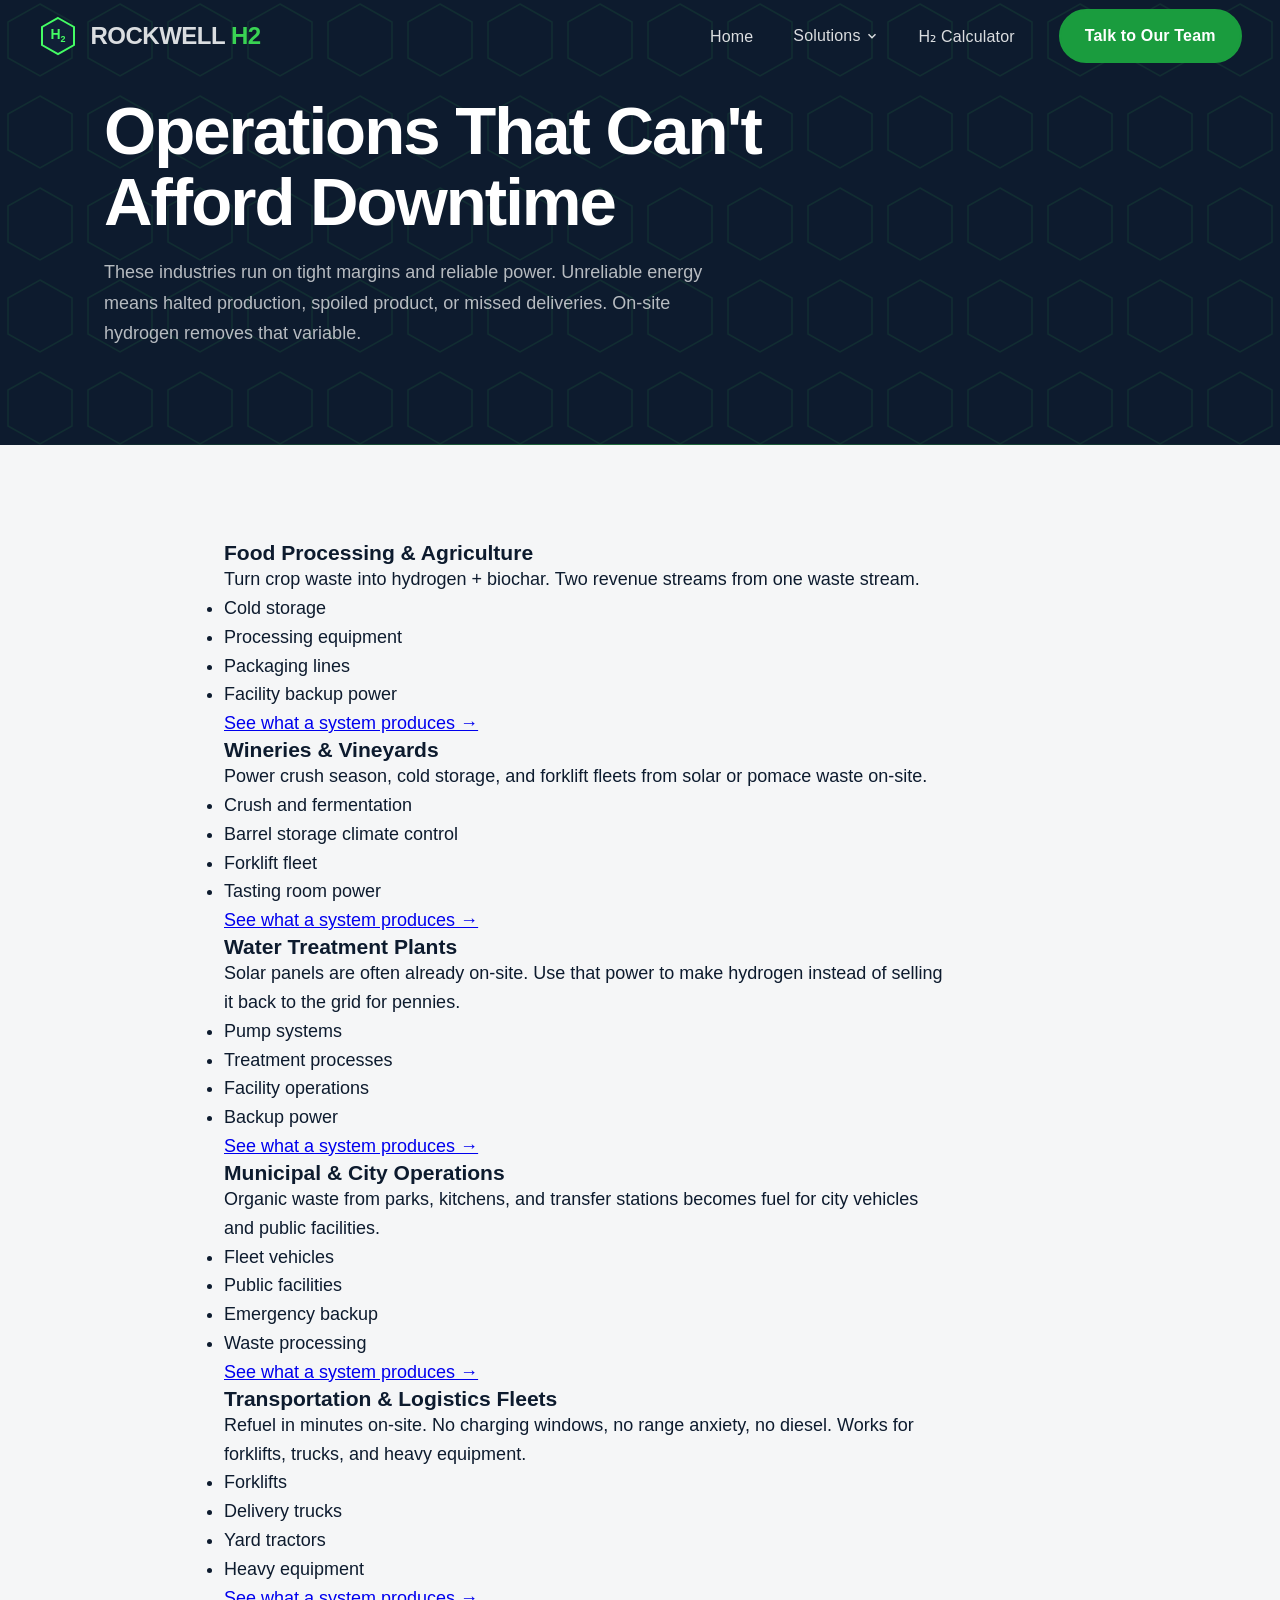
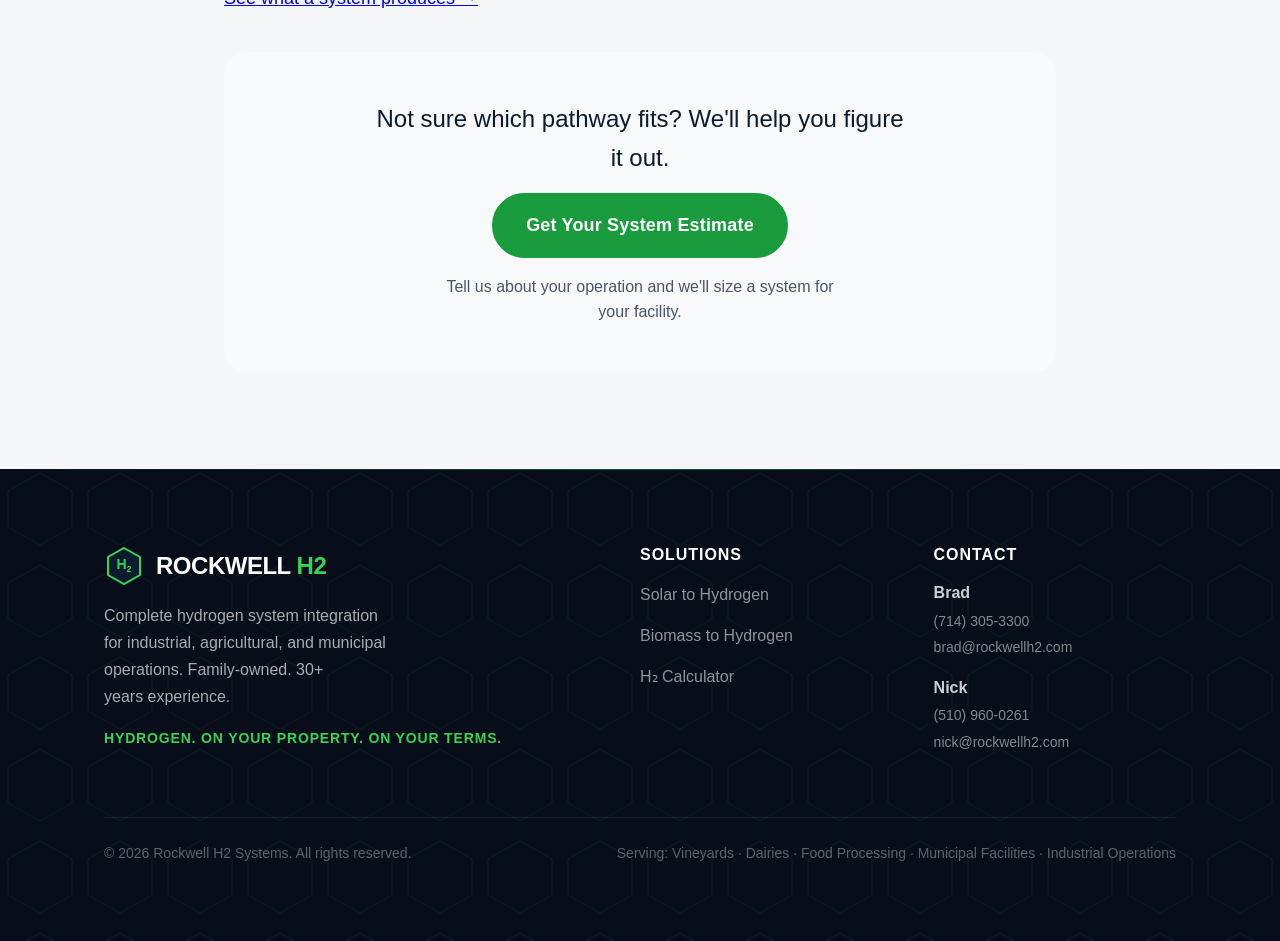
<file: industries.html>
<!DOCTYPE html>
<html lang="en" data-theme="light">
<head>
  <meta charset="UTF-8" />
  <meta name="viewport" content="width=device-width, initial-scale=1.0" />
  <title>Industries We Serve - Rockwell H2 Systems</title>
  <meta name="description" content="Rockwell H2 hydrogen systems serve food processing, wineries, water treatment, municipal operations, and transportation fleets. See how on-site hydrogen fits your operation." />
  <link rel="preconnect" href="https://api.fontshare.com" />
  <link rel="preload" as="style" href="https://api.fontshare.com/v2/css?f[]=cabinet-grotesk@400,500,700,800,900&f[]=satoshi@400,500,700&display=swap" onload="this.onload=null;this.rel='stylesheet'" />
  <noscript><link href="https://api.fontshare.com/v2/css?f[]=cabinet-grotesk@400,500,700,800,900&f[]=satoshi@400,500,700&display=swap" rel="stylesheet" /></noscript>
  <link rel="stylesheet" href="./base.css" />
  <link rel="stylesheet" href="./style.css" />
</head>
<body>
<a class="skip-link" href="#main-content">Skip to main content</a>

<!-- HEADER -->
<header class="site-header" id="site-header">
  <nav class="nav container">
    <a href="./index.html" class="nav-logo" aria-label="Rockwell H2 Systems Home">
      <svg class="nav-logo-mark" viewBox="0 0 40 40" fill="none" aria-hidden="true">
        <polygon points="20,2 36,11 36,29 20,38 4,29 4,11" fill="#0d1b2e" stroke="#39d353" stroke-width="2"/>
        <text text-anchor="middle" font-family="sans-serif" font-weight="900" fill="#39d353"><tspan x="20" y="23" font-size="14">H</tspan><tspan dy="3" font-size="9">2</tspan></text>
      </svg>
      <span class="nav-logo-text">ROCKWELL <span>H2</span></span>
    </a>
    <ul class="nav-links" role="list">
      <li><a href="./index.html">Home</a></li>
      <li class="nav-dropdown">
        <button class="nav-dropdown-toggle" aria-haspopup="true" aria-expanded="false">
          Solutions
          <svg width="14" height="14" viewBox="0 0 24 24" fill="none" stroke="currentColor" stroke-width="2.5"><path d="M6 9l6 6 6-6"/></svg>
        </button>
        <div class="nav-dropdown-menu">
          <a href="./solar.html" class="nav-dropdown-item">
            <div class="nav-dropdown-icon">
              <svg width="16" height="16" viewBox="0 0 24 24" fill="none" stroke="currentColor" stroke-width="2"><circle cx="12" cy="12" r="5"/><path d="M12 1v2M12 21v2M4.22 4.22l1.42 1.42M18.36 18.36l1.42 1.42M1 12h2M21 12h2M4.22 19.78l1.42-1.42M18.36 5.64l1.42-1.42"/></svg>
            </div>
            <div class="nav-dropdown-text">
              <span class="nav-dropdown-label">Solar to Hydrogen</span>
              <span class="nav-dropdown-desc">Electrolysis via solar power</span>
            </div>
          </a>
          <a href="./biomass.html" class="nav-dropdown-item">
            <div class="nav-dropdown-icon">
              <svg width="16" height="16" viewBox="0 0 24 24" fill="none" stroke="currentColor" stroke-width="2"><path d="M12 22V12M12 12C12 12 8 10 6 6c3 0 6 2 6 6zM12 12c0 0 4-2 6-6-3 0-6 2-6 6z"/><path d="M5 20c2-2 4-4 7-8"/></svg>
            </div>
            <div class="nav-dropdown-text">
              <span class="nav-dropdown-label">Biomass to Hydrogen</span>
              <span class="nav-dropdown-desc">Thermolysis from organic waste</span>
            </div>
          </a>
        </div>
      </li>
      <li><a href="./calculator.html">H&#8322; Calculator</a></li>
    </ul>
    <div class="nav-right">
      <button class="theme-toggle" data-theme-toggle aria-label="Switch to dark mode">
        <svg width="18" height="18" viewBox="0 0 24 24" fill="none" stroke="currentColor" stroke-width="2"><circle cx="12" cy="12" r="5"/><path d="M12 1v2M12 21v2M4.22 4.22l1.42 1.42M18.36 18.36l1.42 1.42M1 12h2M21 12h2M4.22 19.78l1.42-1.42M18.36 5.64l1.42-1.42"/></svg>
      </button>
      <a href="./contact.html" class="btn btn-primary">Talk to Our Team</a>
    </div>
    <button class="nav-hamburger" id="hamburger" aria-label="Open menu" aria-expanded="false">
      <svg width="24" height="24" viewBox="0 0 24 24" fill="none" stroke="currentColor" stroke-width="2"><path d="M3 12h18M3 6h18M3 18h18"/></svg>
    </button>
  </nav>
</header>

<div class="mobile-menu" id="mobile-menu" role="dialog" aria-modal="true" aria-label="Navigation menu">
  <div class="mobile-menu-header">
    <a href="./index.html" class="nav-logo">
      <svg class="nav-logo-mark" viewBox="0 0 40 40" fill="none" aria-hidden="true">
        <polygon points="20,2 36,11 36,29 20,38 4,29 4,11" fill="#0d1b2e" stroke="#39d353" stroke-width="2"/>
        <text text-anchor="middle" font-family="sans-serif" font-weight="900" fill="#39d353"><tspan x="20" y="23" font-size="14">H</tspan><tspan dy="3" font-size="9">2</tspan></text>
      </svg>
      <span class="nav-logo-text">ROCKWELL <span>H2</span></span>
    </a>
    <button class="mobile-menu-close" id="mobile-close" aria-label="Close menu">
      <svg width="24" height="24" viewBox="0 0 24 24" fill="none" stroke="currentColor" stroke-width="2"><path d="M18 6L6 18M6 6l12 12"/></svg>
    </button>
  </div>
  <a href="./index.html">Home</a>
  <a href="./solar.html">Solar to Hydrogen</a>
  <a href="./biomass.html">Biomass to Hydrogen</a>
  <a href="./calculator.html">H&#8322; Calculator</a>
  <div style="margin-top: auto; padding-top: 2rem; display: flex; justify-content: center;">
    <a href="./contact.html" class="btn btn-primary btn-lg" style="width: 80%; justify-content:center; text-align: center;">Talk to Our Team</a>
  </div>
</div>

<main id="main-content">
  <!-- PAGE HERO -->
  <section class="page-hero" data-nav-dark>
    <div class="page-hero-hex"></div>
    <div class="container page-hero-content">
      <h1>Operations That Can't Afford Downtime</h1>
      <p class="page-hero-sub">These industries run on tight margins and reliable power. Unreliable energy means halted production, spoiled product, or missed deliveries. On-site hydrogen removes that variable.</p>
    </div>
  </section>

  <!-- INDUSTRY CARDS -->
  <section class="section" data-nav-light>
    <div class="container container--narrow">

      <div id="food" class="industry-detail-card reveal">
        <div class="industry-detail-header">
          <h3 class="industry-detail-name">Food Processing &amp; Agriculture</h3>
        </div>
        <p class="industry-detail-desc">Turn crop waste into hydrogen + biochar. Two revenue streams from one waste stream.</p>
        <div class="industry-detail-uses">
          <ul class="industry-detail-uses-list">
            <li>Cold storage</li>
            <li>Processing equipment</li>
            <li>Packaging lines</li>
            <li>Facility backup power</li>
          </ul>
        </div>
        <a href="./calculator.html?industry=food" class="industry-detail-cta">See what a system produces &rarr;</a>
      </div>

      <div id="winery" class="industry-detail-card reveal">
        <div class="industry-detail-header">
          <h3 class="industry-detail-name">Wineries &amp; Vineyards</h3>
        </div>
        <p class="industry-detail-desc">Power crush season, cold storage, and forklift fleets from solar or pomace waste on-site.</p>
        <div class="industry-detail-uses">
          <ul class="industry-detail-uses-list">
            <li>Crush and fermentation</li>
            <li>Barrel storage climate control</li>
            <li>Forklift fleet</li>
            <li>Tasting room power</li>
          </ul>
        </div>
        <a href="./calculator.html?industry=winery" class="industry-detail-cta">See what a system produces &rarr;</a>
      </div>

      <div id="water" class="industry-detail-card reveal">
        <div class="industry-detail-header">
          <h3 class="industry-detail-name">Water Treatment Plants</h3>
        </div>
        <p class="industry-detail-desc">Solar panels are often already on-site. Use that power to make hydrogen instead of selling it back to the grid for pennies.</p>
        <div class="industry-detail-uses">
          <ul class="industry-detail-uses-list">
            <li>Pump systems</li>
            <li>Treatment processes</li>
            <li>Facility operations</li>
            <li>Backup power</li>
          </ul>
        </div>
        <a href="./calculator.html?industry=water" class="industry-detail-cta">See what a system produces &rarr;</a>
      </div>

      <div id="municipal" class="industry-detail-card reveal">
        <div class="industry-detail-header">
          <h3 class="industry-detail-name">Municipal &amp; City Operations</h3>
        </div>
        <p class="industry-detail-desc">Organic waste from parks, kitchens, and transfer stations becomes fuel for city vehicles and public facilities.</p>
        <div class="industry-detail-uses">
          <ul class="industry-detail-uses-list">
            <li>Fleet vehicles</li>
            <li>Public facilities</li>
            <li>Emergency backup</li>
            <li>Waste processing</li>
          </ul>
        </div>
        <a href="./calculator.html?industry=municipal" class="industry-detail-cta">See what a system produces &rarr;</a>
      </div>

      <div id="fleet" class="industry-detail-card reveal">
        <div class="industry-detail-header">
          <h3 class="industry-detail-name">Transportation &amp; Logistics Fleets</h3>
        </div>
        <p class="industry-detail-desc">Refuel in minutes on-site. No charging windows, no range anxiety, no diesel. Works for forklifts, trucks, and heavy equipment.</p>
        <div class="industry-detail-uses">
          <ul class="industry-detail-uses-list">
            <li>Forklifts</li>
            <li>Delivery trucks</li>
            <li>Yard tractors</li>
            <li>Heavy equipment</li>
          </ul>
        </div>
        <a href="./calculator.html?industry=fleet" class="industry-detail-cta">See what a system produces &rarr;</a>
      </div>

      <!-- CTA -->
      <div class="calc-bridge-cta reveal">
        <div class="calc-bridge-hex"></div>
        <div class="calc-bridge-inner">
          <p class="calc-bridge-transition">Not sure which pathway fits? We'll help you figure it out.</p>
          <button class="btn btn-primary btn-lg" data-open-modal="estimate-modal">Get Your System Estimate</button>
          <p class="calc-bridge-sub">Tell us about your operation and we'll size a system for your facility.</p>
        </div>
      </div>

    </div>
  </section>
</main>

<!-- SYSTEM ESTIMATE MODAL -->
<div id="estimate-modal" class="modal-overlay" role="dialog" aria-modal="true" aria-labelledby="estimate-modal-title" hidden>
  <div class="modal-card modal-card--estimate">
    <button class="modal-close" data-close-modal aria-label="Close">
      <svg width="20" height="20" viewBox="0 0 24 24" fill="none" stroke="currentColor" stroke-width="2"><line x1="18" y1="6" x2="6" y2="18"/><line x1="6" y1="6" x2="18" y2="18"/></svg>
    </button>
    <div class="modal-header">
      <h2 class="modal-title" id="estimate-modal-title">Get a hydrogen system sized for your operation</h2>
      <p class="modal-sub">We'll use this to size a system for your facility.</p>
      <p class="modal-sub modal-sub--muted">We'll size your system first, then walk through costs if it makes sense.</p>
    </div>
    <div class="estimate-prefill" id="estimate-prefill" hidden>
      <svg width="16" height="16" viewBox="0 0 24 24" fill="none" stroke="currentColor" stroke-width="2"><polyline points="20 6 9 17 4 12"/></svg>
      <span id="estimate-prefill-text">Based on your inputs: Power Pack 200 at 8 hrs/day</span>
    </div>
    <form id="estimate-form" class="modal-form" novalidate>
      <div class="modal-form-row">
        <div class="modal-field">
          <label class="modal-label" for="est-name">Name <span aria-hidden="true">*</span></label>
          <input class="modal-input" type="text" id="est-name" name="name" placeholder="Your name" autocomplete="name" required />
        </div>
        <div class="modal-field">
          <label class="modal-label" for="est-company">Company</label>
          <input class="modal-input" type="text" id="est-company" name="company" placeholder="Your company" autocomplete="organization" />
        </div>
      </div>
      <div class="modal-form-row">
        <div class="modal-field">
          <label class="modal-label" for="est-email">Email <span aria-hidden="true">*</span></label>
          <input class="modal-input" type="email" id="est-email" name="email" placeholder="you@company.com" autocomplete="email" required />
        </div>
        <div class="modal-field">
          <label class="modal-label" for="est-phone">Phone</label>
          <input class="modal-input" type="tel" id="est-phone" name="phone" placeholder="(555) 000-0000" autocomplete="tel" />
        </div>
      </div>
      <div class="modal-field">
        <label class="modal-label" for="est-industry">Industry</label>
        <select class="modal-input calc-select" id="est-industry" name="industry">
          <option value="">Select your industry</option>
          <option value="dairy">Dairy &amp; Agriculture</option>
          <option value="winery">Wineries &amp; Vineyards</option>
          <option value="food">Food Processing</option>
          <option value="fleet">Fleet &amp; Transportation</option>
          <option value="water">Water Treatment</option>
          <option value="municipal">Municipal</option>
          <option value="industrial">General Industrial</option>
        </select>
      </div>
      <div class="modal-field">
        <label class="modal-label">What's your primary goal?</label>
        <div class="estimate-goals">
          <label class="estimate-goal-option">
            <input type="radio" name="goal" value="lower-costs" />
            <span>Lower energy costs</span>
          </label>
          <label class="estimate-goal-option">
            <input type="radio" name="goal" value="waste-to-energy" />
            <span>Turn waste into energy</span>
          </label>
          <label class="estimate-goal-option">
            <input type="radio" name="goal" value="backup-power" />
            <span>Add backup power</span>
          </label>
          <label class="estimate-goal-option">
            <input type="radio" name="goal" value="fuel-vehicles" />
            <span>Fuel vehicles or equipment</span>
          </label>
        </div>
      </div>
      <div class="modal-field">
        <label class="modal-label" for="est-notes">Anything else we should know?</label>
        <textarea class="modal-textarea" id="est-notes" name="notes" rows="2" placeholder="Tell us about your operation, energy needs, or questions..."></textarea>
      </div>
      <div class="modal-actions">
        <button type="submit" class="btn btn-primary btn-lg modal-submit">Get My System Estimate</button>
      </div>
      <div id="estimate-success" class="modal-success" hidden>
        <svg width="24" height="24" viewBox="0 0 24 24" fill="none" stroke="#39d353" stroke-width="2.5"><polyline points="20 6 9 17 4 12"/></svg>
        <div>
          <p><strong>You're all set.</strong></p>
          <p>We're reviewing your operation now. You'll hear from the team designing these systems within one business day.</p>
          <p style="margin-top: var(--space-2); color: var(--color-text-muted); font-size: var(--text-xs);">No generic sales calls, just a real conversation about how this could work for your facility.</p>
        </div>
      </div>
    </form>
  </div>
</div>

<footer class="site-footer">
  <div class="container">
    <div class="footer-grid">
      <div>
        <a href="./index.html" class="nav-logo" style="margin-bottom: var(--space-4);">
          <svg class="nav-logo-mark" viewBox="0 0 40 40" fill="none" aria-hidden="true">
            <polygon points="20,2 36,11 36,29 20,38 4,29 4,11" fill="#0d1b2e" stroke="#39d353" stroke-width="2"/>
            <text text-anchor="middle" font-family="sans-serif" font-weight="900" fill="#39d353"><tspan x="20" y="23" font-size="14">H</tspan><tspan dy="3" font-size="9">2</tspan></text>
          </svg>
          <span class="nav-logo-text">ROCKWELL <span style="color: var(--color-accent);">H2</span></span>
        </a>
        <p class="footer-brand-desc">Complete hydrogen system integration for industrial, agricultural, and municipal operations. Family-owned. 30+ years experience.</p>
        <p class="footer-tagline">HYDROGEN. ON YOUR PROPERTY. ON YOUR TERMS.</p>
      </div>
      <div>
        <h4 class="footer-col-title">Solutions</h4>
        <ul class="footer-links" role="list">
          <li><a href="./solar.html">Solar to Hydrogen</a></li>
          <li><a href="./biomass.html">Biomass to Hydrogen</a></li>
          <li><a href="./calculator.html">H&#8322; Calculator</a></li>
        </ul>
      </div>
      <div>
        <h4 class="footer-col-title">Contact</h4>
        <div class="footer-contact-item">
          <span class="footer-contact-name">Brad</span>
          <a href="tel:7143053300">(714) 305-3300</a>
          <a href="mailto:brad@rockwellh2.com">brad@rockwellh2.com</a>
        </div>
        <div class="footer-contact-item">
          <span class="footer-contact-name">Nick</span>
          <a href="tel:5109600261">(510) 960-0261</a>
          <a href="mailto:nick@rockwellh2.com">nick@rockwellh2.com</a>
        </div>
      </div>
    </div>
    <div class="footer-bottom">
      <span>&copy; 2026 Rockwell H2 Systems. All rights reserved.</span>
      <span>Serving: Vineyards &middot; Dairies &middot; Food Processing &middot; Municipal Facilities &middot; Industrial Operations</span>
    </div>
  </div>
</footer>

<script src="./app.js"></script>
<script>
// Estimate modal logic (no calculator pre-fill)
(function() {
  var overlay = document.getElementById('estimate-modal');
  if (!overlay) return;

  function openModal() {
    overlay.hidden = false;
    requestAnimationFrame(function() { overlay.classList.add('modal-open'); });
    document.body.style.overflow = 'hidden';
    overlay.querySelector('.modal-close').focus();
  }

  function closeModal() {
    overlay.classList.remove('modal-open');
    document.body.style.overflow = '';
    setTimeout(function() { overlay.hidden = true; }, 200);
  }

  document.querySelectorAll('[data-open-modal="estimate-modal"]').forEach(function(btn) {
    btn.addEventListener('click', openModal);
  });
  overlay.querySelectorAll('[data-close-modal]').forEach(function(btn) {
    btn.addEventListener('click', closeModal);
  });
  overlay.addEventListener('click', function(e) { if (e.target === overlay) closeModal(); });
  document.addEventListener('keydown', function(e) { if (e.key === 'Escape' && !overlay.hidden) closeModal(); });

  // Form submit
  document.getElementById('estimate-form').addEventListener('submit', function(e) {
    e.preventDefault();
    var btn = this.querySelector('.modal-submit');
    btn.disabled = true;
    btn.textContent = 'Sending...';
    setTimeout(function() {
      document.querySelectorAll('#estimate-form .modal-form-row, #estimate-form .modal-field, #estimate-form .modal-actions, #estimate-form .estimate-goals').forEach(function(el) { el.style.display = 'none'; });
      document.getElementById('estimate-prefill').hidden = true;
      document.getElementById('estimate-success').hidden = false;
    }, 800);
  });
})();
</script>
</body>
</html>
</file>
<file: base.css>
/* base.css — Rockwell H2 Systems */
*,
*::before,
*::after {
  box-sizing: border-box;
  margin: 0;
  padding: 0;
}

html {
  -moz-text-size-adjust: none;
  -webkit-text-size-adjust: none;
  text-size-adjust: none;
  -webkit-font-smoothing: antialiased;
  -moz-osx-font-smoothing: grayscale;
  text-rendering: optimizeLegibility;
  scroll-behavior: smooth;
  hanging-punctuation: first last;
  scroll-padding-top: var(--space-16);
}

body {
  min-height: 100dvh;
  line-height: 1.6;
  font-family: var(--font-body, sans-serif);
  font-size: var(--text-base);
  color: var(--color-text);
  background-color: var(--color-bg);
}

img, picture, video, canvas, svg {
  display: block;
  max-width: 100%;
  height: auto;
}

ul[role='list'], ol[role='list'] {
  list-style: none;
}

input, button, textarea, select {
  font: inherit;
  color: inherit;
}

h1, h2, h3, h4, h5, h6 {
  text-wrap: balance;
  line-height: 1.15;
}

p, li, figcaption {
  text-wrap: pretty;
  max-width: 72ch;
}

::selection {
  background: oklch(from var(--color-primary) l c h / 0.25);
  color: var(--color-text);
}

:focus-visible {
  outline: 2px solid var(--color-primary);
  outline-offset: 3px;
  border-radius: var(--radius-sm);
}

@media (prefers-reduced-motion: reduce) {
  *, *::before, *::after {
    animation-duration: 0.01ms !important;
    animation-iteration-count: 1 !important;
    transition-duration: 0.01ms !important;
    scroll-behavior: auto !important;
  }
}

button {
  cursor: pointer;
  background: none;
  border: none;
}

table {
  border-collapse: collapse;
  width: 100%;
}

a, button, [role='button'], [role='link'], input, textarea, select {
  transition:
    color var(--transition-interactive),
    background var(--transition-interactive),
    border-color var(--transition-interactive),
    box-shadow var(--transition-interactive),
    opacity var(--transition-interactive);
}

.sr-only {
  position: absolute;
  width: 1px;
  height: 1px;
  padding: 0;
  margin: -1px;
  overflow: hidden;
  clip: rect(0, 0, 0, 0);
  white-space: nowrap;
  border-width: 0;
}

/* ============================================================
   VISIBILITY UTILITIES
   ============================================================ */
.mobile-only  { display: none !important; }
/* .desktop-only — visible by default, hidden only inside @media (max-width: 900px) */
</file>
<file: style.css>
/* style.css — Rockwell H2 Systems Design System */

/* ============================================================
   FONTS
   ============================================================ */
/* Cabinet Grotesk (display/headings) + Satoshi (body) from Fontshare */

/* ============================================================
   DESIGN TOKENS
   ============================================================ */
:root,
[data-theme='light'] {
  /* Type Scale */
  --text-xs: clamp(0.75rem, 0.7rem + 0.25vw, 0.875rem);
  --text-sm: clamp(0.875rem, 0.8rem + 0.35vw, 1rem);
  --text-base: clamp(1rem, 0.95rem + 0.25vw, 1.125rem);
  --text-lg: clamp(1.125rem, 1rem + 0.75vw, 1.5rem);
  --text-xl: clamp(1.5rem, 1.2rem + 1.25vw, 2.25rem);
  --text-2xl: clamp(2rem, 1.2rem + 2.5vw, 3.5rem);
  --text-3xl: clamp(2.5rem, 1rem + 4vw, 5rem);
  --text-hero: clamp(3rem, 0.5rem + 7vw, 8rem);

  /* Spacing */
  --space-1: 0.25rem;
  --space-2: 0.5rem;
  --space-3: 0.75rem;
  --space-4: 1rem;
  --space-5: 1.25rem;
  --space-6: 1.5rem;
  --space-8: 2rem;
  --space-10: 2.5rem;
  --space-12: 3rem;
  --space-16: 4rem;
  --space-20: 5rem;
  --space-24: 6rem;
  --space-32: 8rem;

  /* Rockwell H2 Brand Palette
     Primary: Deep Navy (#0d1b2e) — authority, tech, trust
     Accent: Electric Green (#39d353) — hydrogen, clean energy, innovation
     Secondary: Slate Blue (#1e3a5f) for dark surfaces */

  /* Surfaces */
  --color-bg: #f5f6f7;
  --color-surface: #ffffff;
  --color-surface-2: #f8f9fa;
  --color-surface-offset: #eef0f2;
  --color-surface-offset-2: #e4e7eb;
  --color-surface-dynamic: #dce0e5;
  --color-divider: #d0d5db;
  --color-border: #c4cad2;

  /* Text */
  --color-text: #0d1b2e;
  --color-text-muted: #4a5568;
  --color-text-faint: #9aa5b4;
  --color-text-inverse: #f5f6f7;

  /* Primary Accent: Electric Green */
  --color-primary: #1a9c3e;
  --color-primary-hover: #14782f;
  --color-primary-active: #0e5521;
  --color-primary-highlight: #d4f0dc;

  /* Secondary: Navy */
  --color-navy: #0d1b2e;
  --color-navy-mid: #1e3a5f;
  --color-navy-light: #2a4f7c;

  /* Accent Bright Green */
  --color-accent: #39d353;
  --color-accent-muted: #2ab545;

  /* Warning */
  --color-warning: #d4770a;
  --color-warning-highlight: #fde8c8;

  /* Error */
  --color-error: #c53030;
  --color-error-highlight: #fed7d7;

  /* Success */
  --color-success: #276749;
  --color-success-highlight: #c6f6d5;

  /* Radius */
  --radius-sm: 0.375rem;
  --radius-md: 0.5rem;
  --radius-lg: 0.75rem;
  --radius-xl: 1rem;
  --radius-2xl: 1.5rem;
  --radius-full: 9999px;

  /* Transitions */
  --transition-interactive: 180ms cubic-bezier(0.16, 1, 0.3, 1);
  --transition-slow: 350ms cubic-bezier(0.16, 1, 0.3, 1);

  /* Shadows */
  --shadow-sm: 0 1px 3px oklch(0.15 0.03 230 / 0.08);
  --shadow-md: 0 4px 16px oklch(0.15 0.03 230 / 0.10);
  --shadow-lg: 0 12px 40px oklch(0.15 0.03 230 / 0.14);
  --shadow-xl: 0 24px 64px oklch(0.15 0.03 230 / 0.18);

  /* Content widths */
  --content-narrow: 640px;
  --content-default: 960px;
  --content-wide: 1200px;
  --content-full: 100%;

  /* Fonts */
  --font-display: 'Cabinet Grotesk', 'Helvetica Neue', sans-serif;
  --font-body: 'Satoshi', 'Inter', sans-serif;

  /* Visual refresh tokens */
  --color-deep: #040911;
  --color-section-alt: #0a1525;
}

/* DARK MODE */
[data-theme='dark'],
@media (prefers-color-scheme: dark) {
  :root:not([data-theme]) {
    --color-bg: #070d17;
    --color-surface: #0d1b2e;
    --color-surface-2: #101f34;
    --color-surface-offset: #0f1e30;
    --color-surface-offset-2: #132338;
    --color-surface-dynamic: #1a2f48;
    --color-divider: #1e3248;
    --color-border: #263d58;
    --color-text: #e8ecf0;
    --color-text-muted: #8fa3b8;
    --color-text-faint: #4a6378;
    --color-text-inverse: #0d1b2e;
    --color-primary: #39d353;
    --color-primary-hover: #2ab545;
    --color-primary-active: #1a9c3e;
    --color-primary-highlight: #0d2e16;
    --color-accent: #39d353;
    --color-accent-muted: #2ab545;
    --shadow-sm: 0 1px 3px oklch(0 0 0 / 0.3);
    --shadow-md: 0 4px 16px oklch(0 0 0 / 0.4);
    --shadow-lg: 0 12px 40px oklch(0 0 0 / 0.5);
    --shadow-xl: 0 24px 64px oklch(0 0 0 / 0.6);
  }
}

[data-theme='dark'] {
  --color-bg: #070d17;
  --color-surface: #0d1b2e;
  --color-surface-2: #101f34;
  --color-surface-offset: #0f1e30;
  --color-surface-offset-2: #132338;
  --color-surface-dynamic: #1a2f48;
  --color-divider: #1e3248;
  --color-border: #263d58;
  --color-text: #e8ecf0;
  --color-text-muted: #8fa3b8;
  --color-text-faint: #4a6378;
  --color-text-inverse: #0d1b2e;
  --color-primary: #39d353;
  --color-primary-hover: #2ab545;
  --color-primary-active: #1a9c3e;
  --color-primary-highlight: #0d2e16;
  --color-accent: #39d353;
  --color-accent-muted: #2ab545;
  --shadow-sm: 0 1px 3px oklch(0 0 0 / 0.3);
  --shadow-md: 0 4px 16px oklch(0 0 0 / 0.4);
  --shadow-lg: 0 12px 40px oklch(0 0 0 / 0.5);
  --shadow-xl: 0 24px 64px oklch(0 0 0 / 0.6);
}

/* ============================================================
   SKIP LINK
   ============================================================ */
.skip-link {
  position: absolute;
  top: -100%;
  left: var(--space-4);
  z-index: 9999;
  background: var(--color-primary);
  color: #fff;
  padding: var(--space-3) var(--space-6);
  border-radius: var(--radius-md);
  font-weight: 700;
  font-size: var(--text-sm);
  text-decoration: none;
  transition: top 0.1s;
}

.skip-link:focus {
  top: var(--space-4);
  outline: 3px solid var(--color-accent);
  outline-offset: 2px;
}

/* ============================================================
   LAYOUT UTILITIES
   ============================================================ */
.container {
  width: 100%;
  max-width: var(--content-wide);
  margin-inline: auto;
  padding-inline: clamp(var(--space-4), 5vw, var(--space-16));
}

.container--narrow {
  max-width: var(--content-default);
}

.section {
  padding-block: clamp(var(--space-12), 8vw, var(--space-24));
}

/* ============================================================
   HEADER / NAV
   ============================================================ */
.site-header {
  position: sticky;
  top: 0;
  z-index: 100;
  background: color-mix(in oklch, var(--color-bg) 90%, transparent);
  backdrop-filter: blur(16px);
  -webkit-backdrop-filter: blur(16px);
  border-bottom: 1px solid var(--color-border);
  transition: box-shadow var(--transition-interactive), background var(--transition-interactive), border-color var(--transition-interactive);
}

.site-header--scrolled {
  box-shadow: var(--shadow-md);
}

/* Dark-hero overlay state — nav sits over a dark background */
.site-header--over-dark {
  background: transparent;
  border-bottom-color: rgba(255, 255, 255, 0.08);
  box-shadow: none;
}

.site-header--over-dark .nav-logo,
.site-header--over-dark .nav-logo-text {
  color: #fff;
}

.site-header--over-dark .nav-links a {
  color: rgba(255, 255, 255, 0.75);
}

.site-header--over-dark .nav-links a:hover {
  color: #fff;
}

.site-header--over-dark .nav-dropdown-toggle {
  color: rgba(255, 255, 255, 0.75);
}

.site-header--over-dark .nav-dropdown-toggle:hover {
  color: #fff;
}

.site-header--over-dark .theme-toggle {
  color: rgba(255, 255, 255, 0.75);
  border-color: rgba(255, 255, 255, 0.2);
}

.site-header--over-dark .theme-toggle:hover {
  background: rgba(255, 255, 255, 0.1);
  color: #fff;
  border-color: rgba(255, 255, 255, 0.4);
}

.site-header--over-dark .nav-hamburger {
  color: #fff;
}

.nav {
  display: flex;
  align-items: center;
  justify-content: space-between;
  height: 72px;
  gap: var(--space-8);
}

.nav-logo {
  display: flex;
  align-items: center;
  gap: var(--space-3);
  text-decoration: none;
  color: var(--color-text);
  flex-shrink: 0;
}

.nav-logo-mark {
  width: 40px;
  height: 40px;
  flex-shrink: 0;
}

.nav-logo-text {
  font-family: var(--font-display);
  font-weight: 800;
  font-size: var(--text-lg);
  letter-spacing: -0.02em;
  color: #fff;
  line-height: 1;
}

.nav-logo-text span {
  color: var(--color-accent);
}

.nav-links {
  display: flex;
  align-items: center;
  gap: var(--space-6);
  list-style: none;
}

.nav-links a {
  text-decoration: none;
  font-size: var(--text-sm);
  font-weight: 500;
  color: rgba(255, 255, 255, 0.8);
  letter-spacing: 0.01em;
  padding: var(--space-2) var(--space-3);
  border-radius: var(--radius-full);
  position: relative;
  transition: color 0.2s ease, background 0.2s ease;
}

.nav-links a::after {
  content: '';
  position: absolute;
  bottom: -2px;
  left: 0;
  right: 0;
  height: 2px;
  background: var(--color-primary);
  transform: scaleX(0);
  transition: transform var(--transition-interactive);
  border-radius: var(--radius-full);
}

.nav-links a:hover {
  color: #fff;
}

.nav-links a:hover::after {
  transform: scaleX(1);
}

/* Active / current page — green pill */
.nav-links a.active,
.nav-links a[aria-current="page"] {
  color: #0d1b2e !important;
  background: #39d353;
  font-weight: 700;
}

.nav-links a.active::after,
.nav-links a[aria-current="page"]::after {
  display: none;
}

/* Keep pill readable over light sections */
.site-header--over-light .nav-links a.active,
.site-header--over-light .nav-links a[aria-current="page"] {
  color: #0d1b2e !important;
  background: #39d353;
}

/* Over light sections: flip to dark */
.site-header--over-light .nav-links a,
.site-header--over-light .nav-dropdown-toggle,
.site-header--over-light .nav-logo-text {
  color: var(--color-navy) !important;
}

.site-header--over-light .nav-links a:hover,
.site-header--over-light .nav-dropdown-toggle:hover {
  color: var(--color-navy) !important;
  opacity: 0.7;
}

/* Dropdown */
.nav-dropdown {
  position: relative;
}

.nav-dropdown-toggle {
  display: flex;
  align-items: center;
  gap: var(--space-1);
  background: none;
  border: none;
  cursor: pointer;
  font-size: var(--text-sm);
  font-weight: 500;
  color: rgba(255, 255, 255, 0.8);
  letter-spacing: 0.01em;
  font-family: var(--font-body);
  padding: var(--space-2) var(--space-1);
  transition: color var(--transition-interactive);
}

.nav-dropdown-toggle:hover {
  color: var(--color-text);
}

/* Light green pill highlight when dropdown is open or hovered.
   Higher-specificity selector wins over --scrolled/--over-dark/--over-light. */
.site-header .nav-dropdown:hover .nav-dropdown-toggle,
.site-header .nav-dropdown.open .nav-dropdown-toggle {
  color: #0d1b2e !important;
  background: #39d353 !important;
  padding-inline: var(--space-3);
  border-radius: var(--radius-full);
  font-weight: 700;
}

/* Active Solutions toggle — matches link pill style */
.nav-dropdown-toggle--active {
  color: #0d1b2e !important;
  background: #39d353;
  padding-inline: var(--space-3);
  border-radius: var(--radius-full);
  font-weight: 700 !important;
}

.site-header--over-light .nav-dropdown-toggle--active {
  color: #0d1b2e !important;
  background: #39d353;
}

.nav-dropdown-toggle svg {
  transition: transform var(--transition-interactive);
}

.nav-dropdown:hover .nav-dropdown-toggle svg,
.nav-dropdown.open .nav-dropdown-toggle svg {
  transform: rotate(180deg);
}

.nav-dropdown-menu {
  position: absolute;
  top: calc(100% + 10px);
  left: 50%;
  min-width: 260px;
  background: #0d1b2e;
  border: 1px solid rgba(57, 211, 83, 0.15);
  border-radius: 14px;
  box-shadow: 0 20px 60px rgba(0, 0, 0, 0.4), 0 0 0 1px rgba(255, 255, 255, 0.04);
  padding: 8px;
  opacity: 0;
  pointer-events: none;
  transform: translateX(-50%) translateY(-6px) scale(0.97);
  transition: opacity 0.18s ease, transform 0.18s ease;
  z-index: 200;
}

/* Invisible bridge — covers the gap between toggle and dropdown so mouseleave doesn't fire */
.nav-dropdown-menu::before {
  content: '';
  position: absolute;
  top: -10px;
  left: 0;
  width: 100%;
  height: 10px;
}

.nav-dropdown:hover .nav-dropdown-menu,
.nav-dropdown.open .nav-dropdown-menu {
  opacity: 1;
  pointer-events: auto;
  transform: translateX(-50%) translateY(0) scale(1);
}

.nav-dropdown-item {
  display: flex !important;
  align-items: center;
  gap: 12px;
  padding: 10px 12px !important;
  text-decoration: none;
  border-radius: 8px;
  transition: background 0.15s ease !important;
}

.nav-dropdown-item:hover {
  background: rgba(57, 211, 83, 0.08) !important;
}

.nav-dropdown-icon {
  width: 34px;
  height: 34px;
  border-radius: 8px;
  background: rgba(57, 211, 83, 0.12);
  border: 1px solid rgba(57, 211, 83, 0.2);
  display: flex;
  align-items: center;
  justify-content: center;
  color: #39d353;
  flex-shrink: 0;
}

.nav-dropdown-item:hover .nav-dropdown-icon {
  background: rgba(57, 211, 83, 0.2);
}

.nav-dropdown-text {
  display: flex;
  flex-direction: column;
  gap: 2px;
}

.nav-dropdown-label {
  font-size: 0.85rem;
  font-weight: 700;
  color: #fff;
  line-height: 1;
}

.nav-dropdown-desc {
  font-size: 0.72rem;
  color: rgba(255, 255, 255, 0.45);
  line-height: 1;
}

.nav-right {
  display: flex;
  align-items: center;
  gap: var(--space-3);
}

/* Hamburger */
.nav-hamburger {
  display: none;
  background: none;
  border: none;
  cursor: pointer;
  color: #fff;
  padding: var(--space-2);
  border-radius: var(--radius-md);
}

/* Mobile Menu */
.mobile-menu {
  display: none;
  position: fixed;
  inset: 0;
  z-index: 101;
  background: #0d1b2e;
  padding: var(--space-8) var(--space-6);
  flex-direction: column;
  gap: var(--space-4);
  overflow-y: auto;
}

.mobile-menu.open {
  display: flex;
}

.mobile-menu-header {
  display: flex;
  justify-content: space-between;
  align-items: center;
  margin-bottom: var(--space-8);
}

.mobile-menu-close {
  background: none;
  border: none;
  cursor: pointer;
  color: rgba(255, 255, 255, 0.7);
  padding: var(--space-2);
}

.mobile-menu .nav-logo-text {
  color: #fff;
}

.mobile-menu .nav-logo-text span {
  color: var(--color-accent);
}

.mobile-menu a {
  display: block;
  padding: var(--space-4) 0;
  text-decoration: none;
  font-size: var(--text-xl);
  font-family: var(--font-display);
  font-weight: 700;
  color: rgba(255, 255, 255, 0.85);
  border-bottom: 1px solid rgba(255, 255, 255, 0.1);
  text-align: center;
}

.mobile-menu .nav-logo {
  display: flex;
  padding: 0;
  border-bottom: none;
  font-size: inherit;
}

.mobile-menu a:hover {
  color: var(--color-accent);
}

/* Theme Toggle */
.theme-toggle {
  display: none !important;
  background: none;
  border: 1px solid var(--color-border);
  border-radius: var(--radius-full);
  padding: var(--space-2);
  cursor: pointer;
  color: var(--color-text-muted);
  display: flex;
  align-items: center;
  justify-content: center;
  transition: background var(--transition-interactive), color var(--transition-interactive), border-color var(--transition-interactive);
}

.theme-toggle:hover {
  background: var(--color-surface-offset);
  color: var(--color-text);
  border-color: var(--color-text-faint);
}

/* ============================================================
   BUTTONS
   ============================================================ */
.btn {
  display: inline-flex;
  align-items: center;
  gap: var(--space-2);
  padding: var(--space-3) var(--space-6);
  border-radius: var(--radius-full);
  font-size: var(--text-sm);
  font-weight: 600;
  font-family: var(--font-body);
  letter-spacing: 0.01em;
  text-decoration: none;
  cursor: pointer;
  border: 2px solid transparent;
  transition: all var(--transition-interactive);
  white-space: nowrap;
}

.btn-primary {
  background: var(--color-primary);
  color: #fff;
  border-color: var(--color-primary);
}

.btn-primary:hover {
  background: var(--color-primary-hover);
  border-color: var(--color-primary-hover);
  box-shadow: 0 4px 16px color-mix(in oklch, var(--color-primary) 35%, transparent);
  transform: translateY(-1px);
}

.btn-secondary {
  background: transparent;
  color: var(--color-text);
  border-color: var(--color-border);
}

.btn-secondary:hover {
  background: var(--color-surface-offset);
  border-color: var(--color-text-muted);
  transform: translateY(-1px);
}

.btn-ghost {
  background: transparent;
  color: var(--color-primary);
  border-color: transparent;
  padding-inline: var(--space-2);
}

.btn-ghost:hover {
  background: var(--color-primary-highlight);
}

.btn-white {
  background: white;
  color: var(--color-navy);
  border-color: white;
  font-weight: 700;
}

.btn-white:hover {
  background: #f0fdf4;
  transform: translateY(-1px);
  box-shadow: 0 4px 20px rgba(0, 0, 0, 0.2);
}

.btn-outline-white {
  background: transparent;
  color: white;
  border-color: rgba(255, 255, 255, 0.5);
}

.btn-outline-white:hover {
  background: rgba(255, 255, 255, 0.1);
  border-color: white;
  transform: translateY(-1px);
}

.btn-lg {
  padding: var(--space-4) var(--space-8);
  font-size: var(--text-base);
  border-radius: var(--radius-full);
}

/* ============================================================
   HERO SECTION
   ============================================================ */
.hero {
  position: relative;
  min-height: 100vh;
  display: flex;
  align-items: stretch;
  overflow: hidden;
  background: var(--color-navy);
}

.hero-bg {
  position: absolute;
  inset: 0;
  z-index: 0;
}

.hero-bg img {
  width: 100%;
  height: 100%;
  object-fit: cover;
  opacity: 0.25;
}

.hero-video {
  position: absolute;
  inset: -4px;
  width: calc(100% + 8px);
  height: calc(100% + 8px);
  object-fit: cover;
  filter: blur(1px) saturate(1.1);
  opacity: 0.7;
}

.hero-bg-overlay {
  position: absolute;
  inset: 0;
  background:
    linear-gradient(105deg,
      rgba(13, 27, 46, 0.92) 0%,
      rgba(13, 27, 46, 0.78) 38%,
      rgba(13, 27, 46, 0.35) 70%,
      rgba(13, 27, 46, 0.15) 100%),
    linear-gradient(to bottom,
      rgba(13, 27, 46, 0) 55%,
      rgba(13, 27, 46, 0.85) 100%);
}

/* Hex grid graphic device — anchored to the right where the imagery shows through */
.hero-hex-pattern {
  position: absolute;
  inset: 0;
  pointer-events: none;
  opacity: 0.18;
  background-image: url("data:image/svg+xml,%3Csvg xmlns='http://www.w3.org/2000/svg' width='80' height='92' viewBox='0 0 80 92'%3E%3Cpath d='M40 4 L72 22 L72 58 L40 76 L8 58 L8 22 Z' fill='none' stroke='%2339d353' stroke-width='1.25'/%3E%3C/svg%3E");
  background-size: 80px 92px;
  -webkit-mask-image: radial-gradient(ellipse 60% 70% at 88% 35%, rgba(0,0,0,0.95) 0%, rgba(0,0,0,0.4) 50%, transparent 80%);
          mask-image: radial-gradient(ellipse 60% 70% at 88% 35%, rgba(0,0,0,0.95) 0%, rgba(0,0,0,0.4) 50%, transparent 80%);
}

.hero-content {
  position: relative;
  z-index: 1;
  display: flex;
  flex-direction: column;
  justify-content: flex-end;
  padding-block: clamp(var(--space-10), 6vw, var(--space-16));
}

.hero-eyebrow {
  display: inline-flex;
  align-items: center;
  gap: var(--space-2);
  background: rgba(57, 211, 83, 0.12);
  border: 1px solid rgba(57, 211, 83, 0.3);
  border-radius: var(--radius-full);
  padding: var(--space-2) var(--space-4);
  font-size: var(--text-xs);
  font-weight: 600;
  color: var(--color-accent);
  letter-spacing: 0.08em;
  text-transform: uppercase;
  margin-bottom: var(--space-6);
}

.hero-eyebrow-dot {
  width: 6px;
  height: 6px;
  border-radius: var(--radius-full);
  background: var(--color-accent);
  animation: pulse-dot 2s ease-in-out infinite;
}

@keyframes pulse-dot {

  0%,
  100% {
    opacity: 1;
    transform: scale(1);
  }

  50% {
    opacity: 0.5;
    transform: scale(0.8);
  }
}

.hero h1 {
  font-family: var(--font-display);
  font-size: var(--text-3xl);
  font-weight: 800;
  color: #fff;
  letter-spacing: -0.03em;
  line-height: 1.05;
  margin-bottom: var(--space-6);
  max-width: 14ch;
}

.hero h1 .accent {
  color: var(--color-accent);
  display: block;
}

.hero-sub {
  font-size: var(--text-lg);
  color: rgba(255, 255, 255, 0.75);
  max-width: 54ch;
  line-height: 1.65;
  margin-bottom: var(--space-10);
}

.hero-actions {
  display: flex;
  flex-wrap: wrap;
  gap: var(--space-4);
  margin-bottom: var(--space-6);
}

.hero-trust-row {
  display: flex;
  align-items: center;
  flex-wrap: wrap;
  gap: var(--space-3);
  margin-bottom: var(--space-10);
}

.hero-trust-item {
  display: flex;
  align-items: center;
  gap: 8px;
  font-size: var(--text-sm);
  color: rgba(255, 255, 255, 0.85);
  font-weight: 600;
  letter-spacing: 0.01em;
}

.hero-trust-item svg {
  color: var(--color-accent);
  flex-shrink: 0;
  width: 16px;
  height: 16px;
}

.hero-trust-sep {
  width: 1px;
  height: 14px;
  background: rgba(255, 255, 255, 0.28);
}

/* Outline CTA tuned for hero on dark video */
.hero-cta-secondary {
  background: transparent;
  border: 2px solid rgba(255, 255, 255, 0.7);
  color: #fff;
}

.hero-cta-secondary:hover {
  background: rgba(255, 255, 255, 0.12);
  border-color: #fff;
  color: #fff;
}

.hero-stats {
  display: grid;
  grid-template-columns: repeat(4, 1fr);
  gap: var(--space-4);
  padding-top: var(--space-8);
  border-top: 1px solid rgba(255, 255, 255, 0.1);
  margin-top: auto;
}

.hero-stats>div {
  background: linear-gradient(135deg, rgba(255, 255, 255, 0.08) 0%, rgba(255, 255, 255, 0.02) 100%);
  border: 1px solid rgba(255, 255, 255, 0.12);
  border-radius: var(--radius-lg);
  padding: var(--space-4) var(--space-5);
  backdrop-filter: blur(12px);
  -webkit-backdrop-filter: blur(12px);
  box-shadow: 0 4px 12px rgba(0, 0, 0, 0.2), inset 0 1px 0 rgba(255, 255, 255, 0.1);
  white-space: nowrap;
}

.hero-stat-value {
  font-family: var(--font-display);
  font-size: var(--text-2xl);
  font-weight: 800;
  color: var(--color-accent);
  line-height: 1;
  display: block;
}

.hero-stat-label {
  font-size: var(--text-xs);
  color: rgba(255, 255, 255, 0.55);
  text-transform: uppercase;
  letter-spacing: 0.06em;
  display: block;
  margin-top: var(--space-1);
}

/* Ensure hero fits on shorter landscape screens */
@media (max-height: 850px) and (min-width: 901px) {
  .hero-content {
    padding-block: var(--space-8);
  }

  .hero h1 {
    font-size: clamp(2.5rem, 5.5vh, 4rem);
    margin-bottom: var(--space-4);
  }

  .hero-sub {
    margin-bottom: var(--space-6);
  }

  .hero-actions {
    margin-bottom: var(--space-6);
  }

  .hero-trust-row {
    margin-bottom: var(--space-6);
  }

  .hero-stats {
    padding-top: var(--space-6);
  }
}

/* iPad / tablet hero optimization — full-height distribution
   Range: 768px–900px (inside mobile breakpoint, wider tablets only) */
@media (min-width: 768px) and (max-width: 900px) {
  .hero {
    align-items: stretch;
    margin-bottom: -4rem;
  }

  .hero-content {
    display: flex;
    flex-direction: column;
    justify-content: flex-end;
    min-height: 100vh;
    padding-block: clamp(2rem, 5vh, 4rem);
  }

  .hero-left {
    display: flex;
    flex-direction: column;
    max-width: 600px;
  }

  .hero-stats {
    margin-top: auto;
  }

  .hero-left h1 {
    font-size: clamp(3rem, 6vw, 4rem);
  }

  .hero-sub {
    font-size: clamp(1rem, 2vw, 1.2rem);
    max-width: 52ch;
  }

  .hero-actions {
    flex-direction: row;
    flex-wrap: wrap;
  }

  .hero-actions .btn {
    flex: 0 1 auto;
    width: auto;
    padding: 16px 32px;
  }
}

/* ============================================================
   PAGE HERO (inner pages)
   ============================================================ */
.page-hero {
  background: var(--color-navy);
  position: relative;
  overflow: hidden;
  padding-block: clamp(var(--space-16), 10vw, var(--space-24));
}

.page-hero-hex {
  position: absolute;
  inset: 0;
  opacity: 0.10;
  background-image: url("data:image/svg+xml,%3Csvg xmlns='http://www.w3.org/2000/svg' width='80' height='92' viewBox='0 0 80 92'%3E%3Cpath d='M40 4 L72 22 L72 58 L40 76 L8 58 L8 22 Z' fill='none' stroke='%2339d353' stroke-width='1.5'/%3E%3C/svg%3E");
  background-size: 80px 92px;
}

.page-hero-content {
  position: relative;
  z-index: 1;
}

.page-eyebrow {
  display: inline-flex;
  align-items: center;
  gap: var(--space-2);
  background: rgba(57, 211, 83, 0.1);
  border: 1px solid rgba(57, 211, 83, 0.25);
  border-radius: var(--radius-full);
  padding: var(--space-2) var(--space-4);
  font-size: var(--text-xs);
  font-weight: 600;
  color: var(--color-accent);
  letter-spacing: 0.08em;
  text-transform: uppercase;
  margin-bottom: var(--space-5);
}

.page-hero h1 {
  font-family: var(--font-display);
  font-size: var(--text-3xl);
  font-weight: 800;
  color: #fff;
  letter-spacing: -0.03em;
  line-height: 1.05;
  margin-bottom: var(--space-5);
  max-width: 20ch;
}

.page-hero-sub {
  font-size: var(--text-base);
  color: rgba(255, 255, 255, 0.7);
  max-width: 60ch;
  line-height: 1.7;
}

/* ============================================================
   SECTIONS — TYPOGRAPHY HELPERS
   ============================================================ */
.section-eyebrow {
  font-size: var(--text-xs);
  font-weight: 700;
  text-transform: uppercase;
  letter-spacing: 0.1em;
  color: var(--color-primary);
  margin-bottom: var(--space-3);
  display: block;
}

.section-heading {
  font-family: var(--font-display);
  font-size: var(--text-2xl);
  font-weight: 800;
  color: var(--color-text);
  letter-spacing: -0.03em;
  line-height: 1.1;
  margin-bottom: var(--space-5);
}

.section-heading-white {
  color: #fff;
}

.section-sub {
  font-size: var(--text-base);
  color: var(--color-text-muted);
  max-width: 60ch;
  line-height: 1.7;
  margin-bottom: var(--space-10);
}

.section-sub-white {
  color: rgba(255, 255, 255, 0.7);
}

/* ============================================================
   WHY HYDROGEN SECTION
   ============================================================ */
.why-hydrogen {
  background: var(--color-bg);
}

.benefits-grid {
  display: grid;
  grid-template-columns: repeat(auto-fit, minmax(280px, 1fr));
  gap: var(--space-4);
}

.benefit-card {
  background: var(--color-surface);
  border: 1px solid var(--color-border);
  border-radius: var(--radius-xl);
  padding: var(--space-6);
  transition: all var(--transition-interactive);
  position: relative;
  overflow: hidden;
}

.benefit-card::before {
  content: '';
  position: absolute;
  top: 0;
  left: 0;
  right: 0;
  height: 3px;
  background: linear-gradient(90deg, var(--color-primary), var(--color-accent));
  opacity: 0;
  transition: opacity var(--transition-interactive);
}

.benefit-card:hover {
  transform: translateY(-3px);
  box-shadow: var(--shadow-lg);
  border-color: var(--color-primary-highlight);
}

.benefit-card:hover::before {
  opacity: 1;
}

.benefit-icon {
  width: 48px;
  height: 48px;
  background: var(--color-primary-highlight);
  border-radius: var(--radius-lg);
  display: flex;
  align-items: center;
  justify-content: center;
  margin-bottom: var(--space-4);
  color: var(--color-primary);
  flex-shrink: 0;
}

.benefit-title {
  font-family: var(--font-display);
  font-size: var(--text-base);
  font-weight: 700;
  color: var(--color-text);
  margin-bottom: var(--space-2);
}

.benefit-desc {
  font-size: var(--text-sm);
  color: var(--color-text-muted);
  line-height: 1.65;
}

/* ============================================================
   INDUSTRIES
   ============================================================ */
.industries {
  background: var(--color-navy);
  position: relative;
  overflow: hidden;
}

.industries::before {
  content: '';
  position: absolute;
  inset: 0;
  background-image: url("data:image/svg+xml,%3Csvg xmlns='http://www.w3.org/2000/svg' width='80' height='92' viewBox='0 0 80 92'%3E%3Cpath d='M40 4 L72 22 L72 58 L40 76 L8 58 L8 22 Z' fill='none' stroke='%2339d353' stroke-width='1'/%3E%3C/svg%3E");
  background-size: 80px 92px;
  opacity: 0.10;
}

.industries-grid {
  display: grid;
  grid-template-columns: repeat(auto-fit, minmax(240px, 1fr));
  gap: var(--space-4);
}

.industry-card {
  background: rgba(255, 255, 255, 0.04);
  border: 1px solid rgba(255, 255, 255, 0.08);
  border-radius: var(--radius-xl);
  padding: var(--space-6);
  transition: all var(--transition-interactive);
  cursor: default;
}

.industry-card:hover {
  background: rgba(255, 255, 255, 0.07);
  border-color: rgba(57, 211, 83, 0.25);
  transform: translateY(-2px);
}

.industry-icon {
  font-size: 2rem;
  margin-bottom: var(--space-4);
  display: block;
}

.industry-name {
  font-family: var(--font-display);
  font-size: var(--text-base);
  font-weight: 700;
  color: #fff;
  margin-bottom: var(--space-3);
}

.industry-desc {
  font-size: var(--text-sm);
  color: rgba(255, 255, 255, 0.55);
  line-height: 1.65;
}

/* ============================================================
   TRUST / WHY US SECTION
   ============================================================ */
.trust {
  background: var(--color-surface-2);
}

.trust-layout {
  display: grid;
  grid-template-columns: 5fr 7fr;
  gap: clamp(var(--space-10), 5vw, var(--space-16));
  align-items: start;
}

.trust-visual {
  position: sticky;
  top: calc(var(--space-16) + 60px);
}

.trust-visual-card {
  background: var(--color-navy);
  border-radius: var(--radius-2xl);
  padding: var(--space-12) var(--space-10);
  position: relative;
  overflow: hidden;
}

.trust-visual-card::before {
  content: '';
  position: absolute;
  inset: 0;
  background-image: url("data:image/svg+xml,%3Csvg xmlns='http://www.w3.org/2000/svg' width='80' height='92' viewBox='0 0 80 92'%3E%3Cpath d='M40 4 L72 22 L72 58 L40 76 L8 58 L8 22 Z' fill='none' stroke='%2339d353' stroke-width='1'/%3E%3C/svg%3E");
  background-size: 80px 92px;
  opacity: 0.07;
}

.trust-stat-block {
  position: relative;
  z-index: 1;
  text-align: center;
  margin-bottom: var(--space-8);
}

.trust-stat-block .number {
  font-family: var(--font-display);
  font-size: var(--text-3xl);
  font-weight: 800;
  color: var(--color-accent);
  line-height: 1;
  display: block;
}

.trust-stat-block .label {
  font-size: var(--text-base);
  color: rgba(255, 255, 255, 0.55);
  margin-top: var(--space-3);
  display: block;
  letter-spacing: 0.01em;
}

.trust-badges {
  display: grid;
  grid-template-columns: 1fr 1fr;
  gap: var(--space-3);
  position: relative;
  z-index: 1;
}

.trust-badge {
  background: rgba(255, 255, 255, 0.06);
  border: 1px solid rgba(255, 255, 255, 0.1);
  border-radius: var(--radius-lg);
  padding: var(--space-4) var(--space-3);
  text-align: center;
  transition: background 0.2s, border-color 0.2s;
}

.trust-badge:hover {
  background: rgba(57, 211, 83, 0.08);
  border-color: rgba(57, 211, 83, 0.25);
}

.trust-badge-text {
  font-size: var(--text-xs);
  color: rgba(255, 255, 255, 0.75);
  font-weight: 500;
  line-height: 1.4;
}

.trust-points {
  display: grid;
  grid-template-columns: 1fr 1fr;
  gap: var(--space-6);
  margin-top: var(--space-8);
}

.trust-point {
  display: flex;
  flex-direction: column;
  gap: var(--space-3);
  align-items: flex-start;
  padding: var(--space-6);
  background: var(--color-surface);
  border-radius: var(--radius-lg);
  border: 1px solid var(--color-surface-offset);
  transition: box-shadow 0.2s, border-color 0.2s, transform 0.2s;
}

.trust-point:hover {
  box-shadow: var(--shadow-md);
  border-color: var(--color-accent);
  transform: translateY(-2px);
}

.trust-point-icon {
  width: 40px;
  height: 40px;
  background: var(--color-primary-highlight);
  border-radius: var(--radius-md);
  display: flex;
  align-items: center;
  justify-content: center;
  color: var(--color-primary);
  flex-shrink: 0;
}

.trust-point-title {
  font-family: var(--font-display);
  font-size: var(--text-base);
  font-weight: 700;
  color: var(--color-text);
  margin-bottom: 0;
  line-height: 1.3;
}

.trust-point-desc {
  font-size: var(--text-sm);
  color: var(--color-text-muted);
  line-height: 1.55;
}

/* ============================================================
   CTA BANNER
   ============================================================ */
.cta-banner {
  background: linear-gradient(135deg, var(--color-navy) 0%, var(--color-navy-mid) 100%);
  position: relative;
  overflow: hidden;
  padding-block: clamp(var(--space-12), 8vw, var(--space-20));
}

.cta-banner::before {
  content: '';
  position: absolute;
  inset: 0;
  background-image: url("data:image/svg+xml,%3Csvg xmlns='http://www.w3.org/2000/svg' width='80' height='92' viewBox='0 0 80 92'%3E%3Cpath d='M40 4 L72 22 L72 58 L40 76 L8 58 L8 22 Z' fill='none' stroke='%2339d353' stroke-width='1'/%3E%3C/svg%3E");
  background-size: 80px 92px;
  opacity: 0.10;
}

.cta-banner-content {
  position: relative;
  z-index: 1;
  text-align: center;
}

.cta-banner h2 {
  font-family: var(--font-display);
  font-size: var(--text-3xl);
  font-weight: 800;
  color: #fff;
  letter-spacing: -0.03em;
  line-height: 1.05;
  margin-bottom: var(--space-4);
}

.cta-banner p {
  font-size: var(--text-base);
  color: rgba(255, 255, 255, 0.65);
  max-width: 55ch;
  margin-inline: auto;
  line-height: 1.7;
  margin-bottom: var(--space-8);
}

.cta-banner-actions {
  display: flex;
  flex-wrap: wrap;
  gap: var(--space-4);
  justify-content: center;
}

/* ============================================================
   HOW IT WORKS — STEPS
   ============================================================ */
.steps {
  display: flex;
  flex-direction: column;
  gap: var(--space-8);
  position: relative;
}

.steps::before {
  content: '';
  position: absolute;
  left: 24px;
  top: 48px;
  bottom: 48px;
  width: 2px;
  background: linear-gradient(to bottom, var(--color-primary), transparent);
}

.step {
  display: flex;
  gap: var(--space-6);
  align-items: flex-start;
  position: relative;
}

.step-number {
  width: 48px;
  height: 48px;
  background: var(--color-primary);
  color: #fff;
  border-radius: var(--radius-full);
  display: flex;
  align-items: center;
  justify-content: center;
  font-family: var(--font-display);
  font-weight: 800;
  font-size: var(--text-base);
  flex-shrink: 0;
  position: relative;
  z-index: 1;
  box-shadow: 0 0 0 4px var(--color-bg), 0 0 0 6px color-mix(in oklch, var(--color-primary) 30%, transparent);
}

.step-content {
  padding-top: var(--space-2);
  flex: 1;
}

.step-title {
  font-family: var(--font-display);
  font-size: var(--text-lg);
  font-weight: 700;
  color: var(--color-text);
  margin-bottom: var(--space-2);
}

.step-desc {
  font-size: var(--text-base);
  color: var(--color-text-muted);
  line-height: 1.65;
}

/* ============================================================
   PRODUCT SPECS TABLES
   ============================================================ */
.spec-grid {
  display: grid;
  grid-template-columns: repeat(auto-fit, minmax(280px, 1fr));
  gap: var(--space-6);
}

.spec-card {
  background: var(--color-surface);
  border: 1px solid var(--color-border);
  border-radius: var(--radius-xl);
  overflow: hidden;
  transition: all var(--transition-interactive);
}

.spec-card:hover {
  box-shadow: var(--shadow-lg);
  border-color: color-mix(in oklch, var(--color-primary) 40%, var(--color-border));
}

.spec-card-header {
  background: var(--color-navy);
  padding: var(--space-5) var(--space-6);
  position: relative;
  overflow: hidden;
}

.spec-card-header::before {
  content: '';
  position: absolute;
  inset: 0;
  background-image: url("data:image/svg+xml,%3Csvg xmlns='http://www.w3.org/2000/svg' width='60' height='69' viewBox='0 0 80 92'%3E%3Cpath d='M40 4 L72 22 L72 58 L40 76 L8 58 L8 22 Z' fill='none' stroke='%2339d353' stroke-width='1'/%3E%3C/svg%3E");
  background-size: 60px 69px;
  opacity: 0.07;
}

.spec-card-name {
  font-family: var(--font-display);
  font-size: var(--text-lg);
  font-weight: 800;
  color: #fff;
  position: relative;
  z-index: 1;
}

.spec-card-type {
  font-size: var(--text-xs);
  color: var(--color-accent);
  font-weight: 600;
  letter-spacing: 0.06em;
  text-transform: uppercase;
  position: relative;
  z-index: 1;
  margin-top: var(--space-1);
}

.spec-table {
  padding: var(--space-5) var(--space-6);
}

.spec-row {
  display: flex;
  justify-content: space-between;
  align-items: center;
  padding: var(--space-3) 0;
  border-bottom: 1px solid var(--color-divider);
  gap: var(--space-4);
}

.spec-row:last-child {
  border-bottom: none;
}

.spec-label {
  font-size: var(--text-sm);
  color: var(--color-text-muted);
  flex-shrink: 0;
}

.spec-value {
  font-size: var(--text-sm);
  font-weight: 600;
  color: var(--color-text);
  text-align: right;
}

/* ============================================================
   MODULAR ADVANTAGE
   ============================================================ */
.modular {
  background: linear-gradient(135deg, var(--color-navy) 0%, #0d2440 100%);
  position: relative;
  overflow: hidden;
}

.modular-content {
  position: relative;
  z-index: 1;
  display: grid;
  grid-template-columns: 1fr 1fr;
  gap: clamp(var(--space-10), 6vw, var(--space-20));
  align-items: center;
}

.modular-visual {
  display: flex;
  flex-direction: column;
  gap: var(--space-3);
}

.module-unit {
  background: rgba(255, 255, 255, 0.05);
  border: 1px solid rgba(57, 211, 83, 0.2);
  border-radius: var(--radius-lg);
  padding: var(--space-4) var(--space-5);
  display: flex;
  align-items: center;
  gap: var(--space-4);
  transition: all var(--transition-interactive);
}

.module-unit:hover {
  background: rgba(255, 255, 255, 0.08);
  border-color: rgba(57, 211, 83, 0.4);
  transform: translateX(4px);
}

.module-unit-icon {
  font-size: 1.5rem;
}

.module-unit-name {
  font-family: var(--font-display);
  font-weight: 700;
  color: #fff;
  font-size: var(--text-sm);
}

.module-unit-desc {
  font-size: var(--text-xs);
  color: rgba(255, 255, 255, 0.5);
}

.module-plus {
  display: flex;
  align-items: center;
  justify-content: center;
  color: var(--color-accent);
  font-size: var(--text-lg);
  font-weight: 800;
}

/* ============================================================
   BIOMASS BENEFITS
   ============================================================ */
.biomass-benefits {
  display: grid;
  grid-template-columns: repeat(auto-fit, minmax(240px, 1fr));
  gap: var(--space-4);
  margin-top: var(--space-8);
}

.biomass-benefit {
  background: var(--color-surface);
  border: 1px solid var(--color-border);
  border-radius: var(--radius-xl);
  padding: var(--space-6);
  border-left: 4px solid var(--color-primary);
  transition: all var(--transition-interactive);
}

.biomass-benefit:hover {
  transform: translateY(-2px);
  box-shadow: var(--shadow-md);
}

.biomass-benefit-title {
  font-family: var(--font-display);
  font-weight: 700;
  color: var(--color-text);
  margin-bottom: var(--space-2);
  font-size: var(--text-base);
}

.biomass-benefit-desc {
  font-size: var(--text-sm);
  color: var(--color-text-muted);
  line-height: 1.6;
}

/* ============================================================
   CALCULATOR PAGE
   ============================================================ */
.calculator-section {
  background: var(--color-bg);
}

.calc-widget {
  background: var(--color-surface);
  border: 1px solid var(--color-border);
  border-radius: var(--radius-2xl);
  padding: clamp(var(--space-8), 5vw, var(--space-12));
  box-shadow: var(--shadow-lg);
  max-width: 800px;
  margin-inline: auto;
}

.calc-field {
  margin-bottom: var(--space-6);
}

.calc-label {
  display: flex;
  justify-content: space-between;
  align-items: center;
  margin-bottom: var(--space-3);
  font-size: var(--text-sm);
  font-weight: 600;
  color: var(--color-text);
}

.calc-value-display {
  font-family: var(--font-display);
  font-weight: 800;
  color: var(--color-primary);
  font-size: var(--text-base);
}

input[type='range'] {
  -webkit-appearance: none;
  appearance: none;
  width: 100%;
  height: 6px;
  background: var(--color-surface-dynamic);
  border-radius: var(--radius-full);
  outline: none;
  cursor: pointer;
}

input[type='range']::-webkit-slider-thumb {
  -webkit-appearance: none;
  width: 22px;
  height: 22px;
  background: var(--color-primary);
  border-radius: var(--radius-full);
  cursor: pointer;
  box-shadow: 0 2px 8px color-mix(in oklch, var(--color-primary) 40%, transparent);
  border: 3px solid var(--color-surface);
  transition: box-shadow var(--transition-interactive), transform var(--transition-interactive);
}

input[type='range']::-webkit-slider-thumb:hover {
  box-shadow: 0 2px 16px color-mix(in oklch, var(--color-primary) 50%, transparent);
  transform: scale(1.1);
}

input[type='range']::-moz-range-thumb {
  width: 22px;
  height: 22px;
  background: var(--color-primary);
  border-radius: var(--radius-full);
  cursor: pointer;
  border: 3px solid var(--color-surface);
}

.calc-select {
  width: 100%;
  padding: var(--space-3) var(--space-4);
  background: var(--color-surface-2);
  border: 1px solid var(--color-border);
  border-radius: var(--radius-lg);
  font-size: var(--text-sm);
  font-family: var(--font-body);
  color: var(--color-text);
  cursor: pointer;
  appearance: none;
  background-image: url("data:image/svg+xml,%3Csvg xmlns='http://www.w3.org/2000/svg' width='16' height='16' viewBox='0 0 24 24' fill='none' stroke='%239aa5b4' stroke-width='2'%3E%3Cpath d='M6 9l6 6 6-6'/%3E%3C/svg%3E");
  background-repeat: no-repeat;
  background-position: right var(--space-3) center;
  padding-right: var(--space-10);
}

.calc-select:focus {
  outline: 2px solid var(--color-primary);
  outline-offset: 2px;
  border-color: var(--color-primary);
}

.calc-units-toggle {
  display: flex;
  gap: var(--space-2);
  background: var(--color-surface-offset);
  border-radius: var(--radius-full);
  padding: var(--space-1);
  margin-bottom: var(--space-6);
}

.calc-units-btn {
  flex: 1;
  padding: var(--space-2) var(--space-4);
  border-radius: var(--radius-full);
  font-size: var(--text-sm);
  font-weight: 600;
  border: none;
  background: none;
  cursor: pointer;
  color: var(--color-text-muted);
  transition: all var(--transition-interactive);
}

.calc-units-btn.active {
  background: var(--color-surface);
  color: var(--color-text);
  box-shadow: var(--shadow-sm);
}

.calc-results {
  margin-top: var(--space-8);
  padding-top: var(--space-8);
  border-top: 1px solid var(--color-divider);
}

.calc-h2-output {
  text-align: center;
  margin-bottom: var(--space-8);
}

.calc-h2-number {
  font-family: var(--font-display);
  font-size: var(--text-3xl);
  font-weight: 800;
  color: var(--color-primary);
  line-height: 1;
  display: block;
}

.calc-h2-unit {
  font-size: var(--text-sm);
  color: var(--color-text-muted);
  margin-top: var(--space-2);
  display: block;
}

.calc-equivalents {
  display: grid;
  grid-template-columns: repeat(2, 1fr);
  gap: var(--space-4);
}

.calc-equiv-card {
  background: var(--color-surface-2);
  border: 1px solid var(--color-border);
  border-radius: var(--radius-xl);
  padding: var(--space-5);
  text-align: center;
  transition: all var(--transition-interactive);
}

.calc-equiv-card:hover {
  border-color: color-mix(in oklch, var(--color-primary) 30%, var(--color-border));
  background: var(--color-primary-highlight);
}

.calc-equiv-icon {
  font-size: 2rem;
  display: block;
  margin-bottom: var(--space-3);
}

.calc-equiv-number {
  font-family: var(--font-display);
  font-size: var(--text-xl);
  font-weight: 800;
  color: var(--color-primary);
  line-height: 1;
  display: block;
}

.calc-equiv-label {
  font-size: var(--text-xs);
  color: var(--color-text-muted);
  margin-top: var(--space-1);
  display: block;
  line-height: 1.4;
}

.calc-projection-toggle {
  display: flex;
  align-items: center;
  gap: var(--space-3);
  margin-top: var(--space-6);
  padding-top: var(--space-6);
  border-top: 1px solid var(--color-divider);
}

.calc-toggle-label {
  font-size: var(--text-sm);
  color: var(--color-text-muted);
  font-weight: 500;
}

.toggle-switch {
  position: relative;
  width: 44px;
  height: 24px;
  flex-shrink: 0;
}

.toggle-switch input {
  opacity: 0;
  width: 0;
  height: 0;
  position: absolute;
}

.toggle-slider {
  position: absolute;
  inset: 0;
  background: var(--color-surface-dynamic);
  border-radius: var(--radius-full);
  cursor: pointer;
  transition: background var(--transition-interactive);
}

.toggle-slider::before {
  content: '';
  position: absolute;
  width: 18px;
  height: 18px;
  left: 3px;
  top: 3px;
  background: white;
  border-radius: var(--radius-full);
  transition: transform var(--transition-interactive);
}

.toggle-switch input:checked+.toggle-slider {
  background: var(--color-primary);
}

.toggle-switch input:checked+.toggle-slider::before {
  transform: translateX(20px);
}

.calc-projection-results {
  margin-top: var(--space-4);
  display: grid;
  grid-template-columns: 1fr 1fr;
  gap: var(--space-3);
}

.calc-proj-card {
  background: var(--color-navy);
  border-radius: var(--radius-lg);
  padding: var(--space-4);
  text-align: center;
}

.calc-proj-number {
  font-family: var(--font-display);
  font-weight: 800;
  font-size: var(--text-xl);
  color: var(--color-accent);
  display: block;
}

.calc-proj-label {
  font-size: var(--text-xs);
  color: rgba(255, 255, 255, 0.55);
  margin-top: var(--space-1);
  display: block;
}

/* ============================================================
   CALCULATOR — BRIDGE CTA
   ============================================================ */
.calc-bridge-cta {
  text-align: center;
  padding: var(--space-12) var(--space-6);
  margin-top: var(--space-10);
  background: var(--color-surface-2);
  border-radius: var(--radius-2xl);
}

.calc-bridge-inner {
  display: flex;
  flex-direction: column;
  align-items: center;
  gap: var(--space-4);
}

.calc-bridge-transition {
  font-size: var(--text-lg);
  font-weight: 500;
  color: var(--color-text);
  max-width: 40ch;
}

.calc-bridge-sub {
  font-size: var(--text-sm);
  color: var(--color-text-muted);
  max-width: 44ch;
}

/* ============================================================
   CONTACT PAGE
   ============================================================ */
.contact-layout {
  display: grid;
  grid-template-columns: 1fr 1fr;
  gap: clamp(var(--space-10), 6vw, var(--space-20));
  align-items: start;
}

.contact-info-block {
  display: flex;
  flex-direction: column;
  gap: var(--space-8);
}

.contact-person {
  background: var(--color-surface);
  border: 1px solid var(--color-border);
  border-radius: var(--radius-xl);
  padding: var(--space-6);
  display: flex;
  flex-direction: column;
  gap: var(--space-4);
  transition: all var(--transition-interactive);
}

.contact-person:hover {
  box-shadow: var(--shadow-md);
  border-color: color-mix(in oklch, var(--color-primary) 30%, var(--color-border));
}

.contact-person-name {
  font-family: var(--font-display);
  font-size: var(--text-xl);
  font-weight: 800;
  color: var(--color-text);
}

.contact-person-link {
  display: flex;
  align-items: center;
  gap: var(--space-3);
  text-decoration: none;
  color: var(--color-text-muted);
  font-size: var(--text-sm);
  font-weight: 500;
  transition: color var(--transition-interactive);
}

.contact-person-link:hover {
  color: var(--color-primary);
}

.contact-person-link svg {
  color: var(--color-primary);
  flex-shrink: 0;
}

.contact-form {
  background: var(--color-surface);
  border: 1px solid var(--color-border);
  border-radius: var(--radius-2xl);
  padding: clamp(var(--space-6), 4vw, var(--space-10));
  box-shadow: var(--shadow-md);
}

.form-row {
  display: grid;
  grid-template-columns: 1fr 1fr;
  gap: var(--space-4);
}

.form-field {
  display: flex;
  flex-direction: column;
  gap: var(--space-2);
  margin-bottom: var(--space-5);
}

.form-label {
  font-size: var(--text-sm);
  font-weight: 600;
  color: var(--color-text);
}

.form-label .required {
  color: var(--color-primary);
  margin-left: 2px;
}

.form-input,
.form-select,
.form-textarea {
  width: 100%;
  padding: var(--space-3) var(--space-4);
  background: var(--color-surface-2);
  border: 1px solid var(--color-border);
  border-radius: var(--radius-lg);
  font-size: var(--text-sm);
  font-family: var(--font-body);
  color: var(--color-text);
  transition: border-color var(--transition-interactive), box-shadow var(--transition-interactive);
}

.form-input:focus,
.form-select:focus,
.form-textarea:focus {
  outline: 2px solid var(--color-primary);
  outline-offset: 0px;
  border-color: var(--color-primary);
  box-shadow: 0 0 0 3px color-mix(in oklch, var(--color-primary) 15%, transparent);
}

.form-select {
  appearance: none;
  background-image: url("data:image/svg+xml,%3Csvg xmlns='http://www.w3.org/2000/svg' width='16' height='16' viewBox='0 0 24 24' fill='none' stroke='%239aa5b4' stroke-width='2'%3E%3Cpath d='M6 9l6 6 6-6'/%3E%3C/svg%3E");
  background-repeat: no-repeat;
  background-position: right var(--space-3) center;
  padding-right: var(--space-10);
  cursor: pointer;
}

.form-textarea {
  resize: vertical;
  min-height: 120px;
}

.form-submit {
  width: 100%;
  margin-top: var(--space-2);
}

.form-success {
  display: none;
  background: var(--color-success-highlight);
  border: 1px solid color-mix(in oklch, var(--color-success) 30%, transparent);
  border-radius: var(--radius-lg);
  padding: var(--space-4);
  text-align: center;
  color: var(--color-success);
  font-weight: 600;
  font-size: var(--text-sm);
  margin-top: var(--space-4);
}

/* ============================================================
   FOOTER
   ============================================================ */
.site-footer {
  background: var(--color-navy);
  color: rgba(255, 255, 255, 0.65);
  padding-block: clamp(var(--space-12), 6vw, var(--space-20));
  position: relative;
  overflow: hidden;
}

.site-footer::before {
  content: '';
  position: absolute;
  inset: 0;
  background-image: url("data:image/svg+xml,%3Csvg xmlns='http://www.w3.org/2000/svg' width='80' height='92' viewBox='0 0 80 92'%3E%3Cpath d='M40 4 L72 22 L72 58 L40 76 L8 58 L8 22 Z' fill='none' stroke='%2339d353' stroke-width='1'/%3E%3C/svg%3E");
  background-size: 80px 92px;
  opacity: 0.08;
}

.footer-grid {
  position: relative;
  z-index: 1;
  display: grid;
  grid-template-columns: 2fr 1fr 1fr;
  gap: clamp(var(--space-8), 4vw, var(--space-16));
  margin-bottom: var(--space-12);
}

.footer-brand-desc {
  font-size: var(--text-sm);
  line-height: 1.7;
  margin-top: var(--space-4);
  max-width: 36ch;
}

.footer-tagline {
  font-size: var(--text-xs);
  color: var(--color-accent);
  font-weight: 600;
  letter-spacing: 0.06em;
  text-transform: uppercase;
  margin-top: var(--space-4);
}

.footer-col-title {
  font-family: var(--font-display);
  font-size: var(--text-sm);
  font-weight: 700;
  color: #fff;
  margin-bottom: var(--space-4);
  text-transform: uppercase;
  letter-spacing: 0.06em;
}

.footer-links {
  list-style: none;
  display: flex;
  flex-direction: column;
  gap: var(--space-3);
}

.footer-links a {
  text-decoration: none;
  font-size: var(--text-sm);
  color: rgba(255, 255, 255, 0.55);
  transition: color var(--transition-interactive);
}

.footer-links a:hover {
  color: var(--color-accent);
}

.footer-contact-item {
  display: flex;
  flex-direction: column;
  gap: var(--space-1);
  margin-bottom: var(--space-4);
}

.footer-contact-name {
  font-weight: 600;
  color: rgba(255, 255, 255, 0.8);
  font-size: var(--text-sm);
}

.footer-contact-item a {
  text-decoration: none;
  font-size: var(--text-xs);
  color: rgba(255, 255, 255, 0.5);
  transition: color var(--transition-interactive);
}

.footer-contact-item a:hover {
  color: var(--color-accent);
}

.footer-bottom {
  position: relative;
  z-index: 1;
  border-top: 1px solid rgba(255, 255, 255, 0.08);
  padding-top: var(--space-6);
  display: flex;
  justify-content: space-between;
  align-items: center;
  flex-wrap: wrap;
  gap: var(--space-4);
  font-size: var(--text-xs);
  color: rgba(255, 255, 255, 0.35);
}

/* ============================================================
   SCROLL ANIMATIONS
   ============================================================ */
.reveal {
  opacity: 0;
  transform: translateY(20px);
  transition: opacity 0.6s cubic-bezier(0.16, 1, 0.3, 1), transform 0.6s cubic-bezier(0.16, 1, 0.3, 1);
}

.reveal.visible {
  opacity: 1;
  transform: translateY(0);
}

.reveal-delay-1 {
  transition-delay: 0.1s;
}

.reveal-delay-2 {
  transition-delay: 0.2s;
}

.reveal-delay-3 {
  transition-delay: 0.3s;
}

.reveal-delay-4 {
  transition-delay: 0.4s;
}

.reveal-delay-5 {
  transition-delay: 0.5s;
}

/* ============================================================
   ACTIVE NAV INDICATOR
   ============================================================ */
.nav-links a[aria-current="page"],
.nav-links a[aria-current="page"]::after {
  color: var(--color-text);
}

.nav-links a[aria-current="page"]::after {
  transform: scaleX(1);
}

/* ============================================================
   FAQ SECTION
   ============================================================ */
.faq-item {
  border-bottom: 1px solid var(--color-divider);
}

.faq-question {
  width: 100%;
  text-align: left;
  display: flex;
  justify-content: space-between;
  align-items: center;
  gap: var(--space-4);
  padding: var(--space-5) 0;
  background: none;
  border: none;
  cursor: pointer;
  font-family: var(--font-display);
  font-weight: 700;
  font-size: var(--text-base);
  color: var(--color-text);
  transition: color var(--transition-interactive);
}

.faq-question:hover {
  color: var(--color-primary);
}

.faq-icon {
  width: 24px;
  height: 24px;
  background: var(--color-surface-offset);
  border-radius: var(--radius-full);
  display: flex;
  align-items: center;
  justify-content: center;
  flex-shrink: 0;
  color: var(--color-text-muted);
  transition: background var(--transition-interactive), transform var(--transition-interactive);
}

.faq-item.open .faq-icon {
  background: var(--color-primary);
  color: #fff;
  transform: rotate(45deg);
}

.faq-answer {
  display: grid;
  grid-template-rows: 0fr;
  transition: grid-template-rows 0.4s cubic-bezier(0.16, 1, 0.3, 1);
}

.faq-item.open .faq-answer {
  grid-template-rows: 1fr;
}

.faq-answer-inner {
  overflow: hidden;
  font-size: var(--text-base);
  color: var(--color-text-muted);
  line-height: 1.7;
}

.faq-item.open .faq-answer-inner {
  padding-bottom: var(--space-5);
}

/* ============================================================
   IDEAL FOR LIST
   ============================================================ */
.ideal-list {
  display: flex;
  flex-direction: column;
  gap: var(--space-3);
}

.ideal-item {
  display: flex;
  align-items: flex-start;
  gap: var(--space-3);
  font-size: var(--text-base);
  color: var(--color-text-muted);
  line-height: 1.5;
}

.ideal-check {
  width: 22px;
  height: 22px;
  background: var(--color-primary);
  border-radius: var(--radius-full);
  display: flex;
  align-items: center;
  justify-content: center;
  flex-shrink: 0;
  margin-top: 1px;
}

.ideal-check svg {
  width: 12px;
  height: 12px;
  stroke: white;
  stroke-width: 3;
}

/* ============================================================
   DUAL PATHWAY SECTION
   ============================================================ */
.pathways-section {
  background: var(--color-bg);
  border-bottom: 1px solid var(--color-border);
}

.pathways-header {
  display: grid;
  grid-template-columns: 1fr 1fr;
  gap: var(--space-10);
  align-items: end;
  padding-bottom: var(--space-10);
  border-bottom: 1px solid var(--color-border);
  margin-bottom: var(--space-10);
}

.pathways-header .section-heading {
  margin-bottom: 0;
}

.pathways-header-right .section-sub {
  margin-bottom: 0;
}

.pathways-grid {
  display: grid;
  grid-template-columns: 1fr 2px 1fr;
  gap: 0;
}

.pathway-col {
  padding: var(--space-8) var(--space-8) var(--space-8) 0;
}

.pathway-col:last-child {
  padding: var(--space-8) 0 var(--space-8) var(--space-8);
}

.pathway-divider {
  background: var(--color-border);
  position: relative;
  display: flex;
  align-items: center;
  justify-content: center;
}

.pathway-shared-badge {
  position: absolute;
  writing-mode: vertical-rl;
  text-orientation: mixed;
  transform: rotate(180deg);
  font-size: var(--text-xs);
  font-family: var(--font-mono);
  letter-spacing: 0.1em;
  text-transform: uppercase;
  color: var(--color-accent);
  background: var(--color-bg);
  padding: var(--space-3) var(--space-2);
  white-space: nowrap;
}

.pathway-label {
  font-family: var(--font-mono);
  font-size: var(--text-xs);
  color: var(--color-accent);
  letter-spacing: 0.12em;
  text-transform: uppercase;
  margin-bottom: var(--space-3);
}

.pathway-name {
  font-family: var(--font-display);
  font-size: var(--text-2xl);
  font-weight: 800;
  color: var(--color-text);
  letter-spacing: -0.02em;
  margin-bottom: var(--space-6);
  line-height: 1.1;
}

.pathway-flow {
  display: flex;
  flex-direction: column;
  gap: 0;
  margin-bottom: var(--space-8);
}

.pathway-flow-step {
  display: flex;
  flex-direction: column;
  gap: var(--space-1);
  padding: var(--space-5) 0;
  border-top: none;
}

.pathway-flow-step--product {
  background: var(--color-surface-2);
  padding: var(--space-5) var(--space-5);
  border-left: 2px solid var(--color-accent);
  border-top: none;
  border-radius: var(--radius-sm);
  margin: var(--space-1) 0;
}

.pathway-flow-step--shared {
  opacity: 0.85;
}

.flow-step-label {
  font-family: var(--font-mono);
  font-size: 0.65rem;
  letter-spacing: 0.12em;
  text-transform: uppercase;
  color: var(--color-accent);
}

.flow-step-value {
  font-size: var(--text-sm);
  color: var(--color-text);
  line-height: 1.5;
}

.flow-byproduct {
  font-size: 0.75rem;
  color: var(--color-accent);
  font-family: var(--font-mono);
}

.pathway-flow-arrow {
  font-size: 0;
  color: transparent;
  padding: 0;
  min-height: 0;
  line-height: 0;
  display: none;
}

.pathway-best-for {
  font-size: var(--text-sm);
  color: var(--color-text-muted);
  padding: var(--space-5) 0;
  border-top: 1px solid var(--color-border);
  margin-bottom: var(--space-4);
  line-height: 1.6;
}

.pathway-best-for-label {
  display: inline-block;
  font-family: var(--font-mono);
  font-size: 0.7rem;
  font-weight: 500;
  letter-spacing: 0.1em;
  text-transform: uppercase;
  color: var(--color-text-muted);
  margin-right: var(--space-3);
}

.pathway-link {
  font-size: var(--text-sm);
  font-weight: 600;
  color: var(--color-accent);
  text-decoration: none;
  letter-spacing: 0.01em;
  transition: opacity 0.15s;
}

.pathway-link:hover {
  opacity: 0.7;
}

.pathway-download {
  display: inline-flex;
  align-items: center;
  gap: 6px;
  margin-top: var(--space-3);
  font-size: var(--text-sm);
  font-weight: 500;
  color: var(--color-text-muted);
  text-decoration: none;
  transition: color 0.15s, gap 0.15s;
}

.pathway-download:hover {
  color: var(--color-accent);
  gap: 8px;
}


/* ============================================================
   ISO CONTAINER MODULARITY SECTION
   ============================================================ */
.modular-section {
  background: var(--color-navy);
  padding: 0;
}

.modular-inner {
  padding: var(--space-24) 0;
  border-top: 1px solid rgba(57, 211, 83, 0.15);
  border-bottom: 1px solid rgba(57, 211, 83, 0.15);
}

.modular-header {
  display: grid;
  grid-template-columns: 1fr 1fr;
  gap: var(--space-12);
  align-items: end;
  margin-bottom: var(--space-16);
  padding-bottom: var(--space-12);
  border-bottom: 1px solid rgba(57, 211, 83, 0.15);
}

.modular-header .section-heading-white {
  margin-bottom: 0;
}

.container-chain {
  display: flex;
  align-items: center;
  gap: 0;
  overflow-x: visible;
  padding: var(--space-8) 0 var(--space-6);
}

.container-unit {
  display: flex;
  flex-direction: column;
  align-items: center;
  gap: var(--space-4);
  flex: 1 1 0;
  min-width: 0;
}

.container-box {
  width: 100%;
  max-width: 280px;
}

.container-iso {
  width: 100%;
  height: auto;
  display: block;
}

.chain-connector {
  flex: 0 0 44px;
  display: flex;
  align-items: center;
  padding-bottom: var(--space-8);
}

.chain-connector svg {
  width: 100%;
  height: 20px;
}

.container-spec {
  font-family: var(--font-mono);
  font-size: 0.75rem;
  letter-spacing: 0.1em;
  text-transform: uppercase;
  color: var(--color-accent);
  opacity: 0.85;
  margin-top: var(--space-1);
}

.container-spec--muted {
  opacity: 0.35;
}

.modular-footnote {
  margin-top: var(--space-16);
  font-size: var(--text-sm);
  color: rgba(255, 255, 255, 0.45);
  font-family: var(--font-body);
  letter-spacing: 0.02em;
  line-height: 1.6;
  border-top: 1px solid rgba(57, 211, 83, 0.12);
  padding-top: var(--space-8);
  max-width: 72ch;
}


/* ============================================================
   PRODUCT ROWS
   ============================================================ */
.products-section {
  background: var(--color-bg);
}

.products-header {
  display: flex;
  flex-direction: column;
  align-items: center;
  text-align: center;
  padding-bottom: var(--space-16);
  border-bottom: none;
  margin-bottom: 0;
  gap: var(--space-4);
}

.products-header .section-eyebrow {
  margin-bottom: 0;
}

.products-header .section-heading {
  margin-bottom: var(--space-2);
  max-width: 600px;
}

.product-rows {
  display: flex;
  flex-direction: column;
  gap: var(--space-3);
}

.product-row {
  display: grid;
  grid-template-columns: 3.5rem 1fr auto 2.5rem;
  align-items: center;
  gap: var(--space-6);
  padding: var(--space-8) var(--space-8);
  border-bottom: none;
  text-decoration: none;
  color: inherit;
  background: var(--color-surface);
  border-radius: var(--radius-lg);
  border: 1px solid var(--color-surface-offset);
  transition: background 0.2s, box-shadow 0.2s, border-color 0.2s, transform 0.2s;
}

.product-row:hover {
  background: var(--color-surface);
  box-shadow: var(--shadow-md);
  border-color: var(--color-accent);
  transform: translateY(-2px);
  padding-left: var(--space-8);
  padding-right: var(--space-8);
  margin-left: 0;
  margin-right: 0;
}

.product-row-number {
  font-family: var(--font-display);
  font-size: var(--text-lg);
  font-weight: 700;
  color: var(--color-accent);
  letter-spacing: -0.02em;
}

.product-row-main {
  display: flex;
  flex-direction: column;
  gap: var(--space-2);
}

.product-row-name {
  font-family: var(--font-display);
  font-size: var(--text-xl);
  font-weight: 800;
  color: var(--color-text);
  letter-spacing: -0.02em;
  line-height: 1.1;
}

.product-row-type {
  font-family: var(--font-body);
  font-size: var(--text-sm);
  letter-spacing: 0.02em;
  text-transform: none;
  color: var(--color-text-muted);
}

.product-row-specs {
  display: flex;
  gap: var(--space-10);
}

.product-spec {
  display: flex;
  flex-direction: column;
  gap: var(--space-1);
  text-align: right;
  min-width: 5.5rem;
}

.spec-val {
  font-family: var(--font-display);
  font-size: var(--text-lg);
  font-weight: 700;
  color: var(--color-text);
  letter-spacing: -0.01em;
  line-height: 1;
  transition: color 0.2s;
}

.spec-key {
  font-family: var(--font-body);
  font-size: 0.7rem;
  letter-spacing: 0.06em;
  text-transform: uppercase;
  color: var(--color-text-faint);
}

.product-row-arrow {
  font-size: var(--text-lg);
  color: var(--color-text-faint);
  transition: color 0.2s, transform 0.2s;
}

.product-row:hover .product-row-arrow {
  color: var(--color-accent);
  transform: translateX(4px);
}


/* ============================================================
   INDUSTRIES RULED LIST
   ============================================================ */
.industries-list-section {
  background: var(--color-surface-2);
}

.industries-list-header {
  display: grid;
  grid-template-columns: 1fr 1fr;
  gap: var(--space-10);
  align-items: end;
  padding-bottom: var(--space-10);
  border-bottom: 1px solid var(--color-border);
  margin-bottom: 0;
}

.industries-list-header .section-heading {
  margin-bottom: 0;
}

.industries-list-header .section-sub {
  margin-bottom: 0;
}

.industries-list {
  display: flex;
  flex-direction: column;
}

.industry-row {
  display: grid;
  grid-template-columns: 2fr 3fr 1fr;
  gap: var(--space-6);
  align-items: baseline;
  padding: var(--space-5) 0;
  border-bottom: 1px solid var(--color-border);
}

.industry-row-name {
  font-family: var(--font-display);
  font-size: var(--text-lg);
  font-weight: 700;
  color: var(--color-text);
  letter-spacing: -0.01em;
}

.industry-row-detail {
  font-size: var(--text-sm);
  color: var(--color-text-muted);
  line-height: 1.5;
}

.industry-row-pathway {
  font-family: var(--font-mono);
  font-size: 0.65rem;
  letter-spacing: 0.1em;
  text-transform: uppercase;
  color: var(--color-accent);
  text-align: right;
}



/* ============================================================
   DESKTOP PHOTO ACCENTS
   Subtle imagery for sections that are text-only on desktop
   ============================================================ */

/* ==========================================================
   SECTION BACKGROUND IMAGES (desktop only)
   Subtle photographic texture blended into section backgrounds
   via ::after pseudo-elements for full layering control.
   ========================================================== */

/* --- Modular section: hydrogen.png (dark navy base) --- */
.modular-section {
  position: relative;
  overflow: hidden;
}

.modular-section::after {
  content: "";
  position: absolute;
  inset: -20px;
  background: url("./rockwellfacility.png") center 60% / cover no-repeat;
  opacity: 0.18;
  mix-blend-mode: lighten;
  filter: blur(6px);
  pointer-events: none;
  z-index: 0;
}

.modular-section > * {
  position: relative;
  z-index: 1;
}

/* --- Products section: hydro-forklift.png (light base) --- */
.products-section {
  position: relative;
  overflow: hidden;
}

.products-section::after {
  content: "";
  position: absolute;
  inset: -20px;
  background:
    linear-gradient(
      to bottom,
      var(--color-bg) 0%,
      rgba(255, 255, 255, 0) 20%,
      rgba(255, 255, 255, 0) 80%,
      var(--color-bg) 100%
    ),
    url("./hydro-forklift.png") center / cover no-repeat;
  opacity: 0.14;
  mix-blend-mode: multiply;
  filter: blur(6px);
  pointer-events: none;
  z-index: 0;
}

.products-section > * {
  position: relative;
  z-index: 1;
}

/* --- Industries section: i3.jpeg (light surface base) --- */
.industries-list-section {
  position: relative;
  overflow: hidden;
}

.industries-list-section::after {
  content: "";
  position: absolute;
  inset: -20px;
  background:
    linear-gradient(
      to bottom,
      var(--color-surface-2) 0%,
      rgba(255, 255, 255, 0) 15%,
      rgba(255, 255, 255, 0) 85%,
      var(--color-surface-2) 100%
    ),
    url("./HydrogenForklift.png") center 30% / cover no-repeat;
  opacity: 0.14;
  mix-blend-mode: multiply;
  filter: blur(6px);
  pointer-events: none;
  z-index: 0;
}

.industries-list-section > * {
  position: relative;
  z-index: 1;
}

/* ============================================================
   HERO SPLIT LAYOUT
   ============================================================ */
.hero-content--split {
  display: grid;
  grid-template-columns: 1fr 1fr;
  gap: var(--space-16);
  align-items: center;
  min-height: 100vh;
  padding-block: var(--space-16);
}

.hero-left {
  display: flex;
  flex-direction: column;
}

/* tighten h1 max-width so it breaks nicely in the left col */
.hero-content--split .hero h1,
.hero-content--split h1 {
  max-width: 12ch;
}

.hero-right {
  display: flex;
  align-items: center;
  justify-content: center;
  padding: var(--space-6) 0;
  align-self: center;
}

/* Vertical chain */
.hero-chain {
  display: flex;
  flex-direction: column;
  align-items: center;
  gap: 0;
  width: 100%;
  max-width: 340px;
}

.hero-chain-unit {
  width: 100%;
  display: flex;
  flex-direction: column;
  gap: var(--space-2);
  /* Frosted backing so specs read cleanly over video */
  background: rgba(7, 13, 23, 0.55);
  backdrop-filter: blur(6px);
  -webkit-backdrop-filter: blur(6px);
  border-radius: 4px;
  padding: var(--space-2);
}

.hero-chain-iso {
  width: 100%;
  height: auto;
  display: block;
  filter: drop-shadow(0 0 18px rgba(57, 211, 83, 0.18));
}

.hero-chain-label {
  font-family: var(--font-mono);
  font-size: 0.65rem;
  letter-spacing: 0.1em;
  text-transform: uppercase;
  color: rgba(255, 255, 255, 0.35);
  text-align: center;
  padding-bottom: var(--space-1);
}

.hero-chain-arrow {
  display: flex;
  justify-content: center;
  height: 36px;
  flex-shrink: 0;
}

.hero-chain-arrow svg {
  width: 20px;
  height: 36px;
}

/* Mobile: stack, hide diagram */
@media (max-width: 900px) {
  .hero-content--split {
    grid-template-columns: 1fr;
    gap: var(--space-10);
  }

  .hero-right {
    display: none;
  }
}

/* ============================================================
   EDGE-ANCHORED LAYOUT OVERRIDES
   Break centered containers — full viewport canvas feel
   ============================================================ */



/* --- HERO: full-bleed, bottom-left anchor --- */
.hero {
  align-items: flex-end !important;
}

.hero-content {
  width: 100%;
  max-width: 100%;
  padding-left: clamp(2rem, 5vw, 7rem);
  padding-right: clamp(2rem, 5vw, 5rem);
  padding-bottom: clamp(3rem, 6vw, 5rem);
  padding-top: 0;
}

/* Headline: uncap, let it breathe wide */
.hero-content h1,
.hero-content .hero h1 {
  max-width: none;
  font-size: clamp(3.5rem, 8vw, 7.5rem);
  line-height: 0.95;
  letter-spacing: -0.04em;
}

/* Hero sub: slightly narrower so it doesn't compete with the big type */
.hero-sub {
  max-width: 42ch;
}

/* --- DUAL PATHWAY: full-bleed inner --- */
.pathways-inner {
  width: 100%;
  padding-left: clamp(2rem, 5vw, 7rem);
  padding-right: clamp(2rem, 5vw, 5rem);
}

/* Header: left headline spans wide, right copy sits mid-right */
.pathways-header {
  grid-template-columns: 3fr 2fr;
  gap: clamp(3rem, 6vw, 8rem);
  align-items: end;
  padding-bottom: var(--space-12);
  border-bottom: 1px solid var(--color-border);
  margin-bottom: var(--space-10);
}

.pathways-header .section-heading {
  font-size: clamp(1.75rem, 3.5vw, 2.8rem);
  max-width: 22ch;
}

/* Pathway columns: push apart with wide gap */
.pathways-grid {
  grid-template-columns: 1fr 1px 1fr;
  gap: 0;
}

.pathway-col {
  padding: var(--space-8) clamp(2rem, 4vw, 4rem) var(--space-8) 0;
}

.pathway-col:last-child {
  padding: var(--space-8) 0 var(--space-8) clamp(2rem, 4vw, 4rem);
}

/* --- PRODUCT ROWS: full-bleed inner --- */
.products-inner {
  width: 100%;
  max-width: var(--content-wide);
  margin-left: auto;
  margin-right: auto;
  padding-left: clamp(2rem, 5vw, 5rem);
  padding-right: clamp(2rem, 5vw, 5rem);
}

/* Product rows: number | name | specs spread across full width */
.product-row {
  grid-template-columns: 3.5rem 1fr auto 2.5rem;
  gap: clamp(1.5rem, 3vw, 3rem);
}

.product-row-name {
  font-size: clamp(1.4rem, 2.5vw, 2rem);
}

.product-row-specs {
  gap: clamp(2rem, 3vw, 3.5rem);
}

.spec-val {
  font-size: clamp(1rem, 1.5vw, 1.3rem);
}

/* --- RESPONSIVE: maintain edge layout on tablet --- */
@media (max-width: 900px) {
  .hero-content {
    padding-left: clamp(1.5rem, 4vw, 3rem);
    padding-right: clamp(1.5rem, 4vw, 3rem);
  }

  .pathways-inner,
  .products-inner {
    padding-left: clamp(1.5rem, 4vw, 3rem);
    padding-right: clamp(1.5rem, 4vw, 3rem);
  }
}

/* ============================================================
    DARK CANVAS UNIFICATION
    All sections: dark navy background, consistent text colors
    ============================================================ */

/* Force specific dark sections onto the dark canvas */
.modular-section,
.cta-banner {
  background: var(--color-navy) !important;
  color: #fff;
}

/* Section eyebrow on dark-canvas modular section */
.modular-section .section-eyebrow {
  color: var(--color-accent) !important;
  border-bottom: none;
}

/* Section heading/sub white only on the dark modular section */
.modular-section .section-heading {
  color: #fff !important;
}

.modular-section .section-sub {
  color: rgba(255, 255, 255, 0.65) !important;
}

/* Industries section eyebrow — accent on light background */
.industries-list-section .section-eyebrow {
  color: var(--color-primary);
  border-bottom: none;
}

/* ---- PATHWAYS — use default light colors ---- */

/* ---- PRODUCT ROWS — use default light colors ---- */

/* ---- INDUSTRIES LIST — use default light colors ---- */

/* ---- CTA BANNER ---- */
.cta-banner h2 {
  color: #fff !important;
}

.cta-banner p {
  color: rgba(255, 255, 255, 0.65) !important;
}

/* ---- FOOTER: already dark, ensure consistency ---- */
.site-footer {
  background: #070e1a !important;
  border-top: 1px solid rgba(255, 255, 255, 0.06) !important;
}

/* ---- Smooth reveal: no jump, just fade ---- */
.reveal {
  opacity: 0;
  transform: none !important;
  transition: opacity 0.4s ease !important;
}

.reveal.visible {
  opacity: 1 !important;
}

/* ============================================================
   REVEAL OVERRIDE — mobile only
   Desktop: animations active. Mobile: always visible.
   ============================================================ */
@media (max-width: 900px) {
  .reveal,
  .reveal.visible {
    opacity: 1 !important;
    transform: none !important;
    transition: none !important;
  }
}

/* ============================================================
   HERO — LET THE VIDEO BREATHE
   Minimal scrim: only what's needed for text contrast
   ============================================================ */



/* ============================================================
   NAV — transparent over hero, solidifies on scroll
   ============================================================ */
.site-header {
  position: fixed !important;
  background: transparent !important;
  border-bottom: none !important;
  backdrop-filter: none !important;
  -webkit-backdrop-filter: none !important;
}

.site-header--scrolled {
  background: rgba(7, 13, 23, 0.92) !important;
  backdrop-filter: blur(16px) !important;
  -webkit-backdrop-filter: blur(16px) !important;
  border-bottom: 1px solid rgba(255, 255, 255, 0.08) !important;
}

/* Nav links white when scrolled (dark frosted background) */
.site-header--scrolled .nav-links a,
.site-header--scrolled .nav-dropdown-toggle,
.site-header--scrolled .nav-logo-text {
  color: rgba(255, 255, 255, 0.85) !important;
}

.site-header--scrolled .nav-links a:hover,
.site-header--scrolled .nav-dropdown-toggle:hover {
  color: #fff !important;
}

.site-header--scrolled .theme-toggle {
  color: rgba(255, 255, 255, 0.75) !important;
  border-color: rgba(255, 255, 255, 0.2) !important;
}

.site-header--scrolled .theme-toggle:hover {
  background: rgba(255, 255, 255, 0.1) !important;
  color: #fff !important;
}

.site-header--scrolled .nav-hamburger {
  color: #fff !important;
}

/* Nav links white only when over a dark section (hero, page heroes) */
.site-header--over-dark .nav-links a,
.site-header--over-dark .nav-dropdown-toggle,
.site-header--over-dark .nav-logo-text {
  color: rgba(255, 255, 255, 0.85) !important;
}

.site-header--over-dark .nav-links a:hover,
.site-header--over-dark .nav-dropdown-toggle:hover {
  color: #fff !important;
}

.site-header--over-dark .nav-logo-mark {
  filter: brightness(1.2);
}

.site-header--over-dark .theme-toggle {
  color: rgba(255, 255, 255, 0.75) !important;
  border-color: rgba(255, 255, 255, 0.25) !important;
}

.site-header--over-dark .theme-toggle:hover {
  background: rgba(255, 255, 255, 0.1) !important;
  color: #fff !important;
  border-color: rgba(255, 255, 255, 0.5) !important;
}

.site-header--over-dark .nav-hamburger {
  color: #fff !important;
}

.site-header--over-dark .btn-primary {
  background: var(--color-primary) !important;
  border-color: var(--color-primary) !important;
  color: #fff !important;
}

/* Push hero content down to account for fixed nav */
.hero {
  padding-top: 0 !important;
}

/* Container chain backdrop: reduce on bright video */
.hero-chain-unit {
  background: rgba(7, 13, 23, 0.70) !important;
  backdrop-filter: blur(8px) !important;
  -webkit-backdrop-filter: blur(8px) !important;
}

/* Clear fixed nav height (64px) */
.hero-content {
  padding-top: clamp(5rem, 8vw, 7rem) !important;
}

/* ============================================================
   HERO — fit within laptop viewports (MacBook Pro etc.)
   At short viewport heights, scale type and tighten spacing
   so the whole hero (headline + sub + CTA + trust + stats) fits.
   ============================================================ */
@media (min-width: 901px) and (max-height: 900px) {
  .hero-content {
    padding-top: clamp(4.5rem, 6vh, 6rem) !important;
    padding-bottom: clamp(1.25rem, 3vh, 2.5rem) !important;
  }

  .hero-content h1,
  .hero-content .hero h1 {
    font-size: clamp(2.75rem, 7vh, 5rem);
    margin-bottom: clamp(0.75rem, 1.5vh, 1.25rem);
    line-height: 1;
  }

  .hero-sub {
    font-size: var(--text-base);
    line-height: 1.5;
    margin-bottom: clamp(1rem, 2vh, 1.75rem);
    max-width: 48ch;
  }

  .hero-actions {
    margin-bottom: clamp(0.75rem, 1.5vh, 1.25rem);
  }

  .hero-trust-row {
    margin-bottom: clamp(1rem, 2vh, 1.5rem);
  }

  .hero-stats {
    padding-top: clamp(1rem, 2vh, 1.5rem);
    gap: var(--space-3);
  }

  .hero-stat-value {
    font-size: clamp(1.5rem, 3.5vh, 2.25rem);
  }
}

/* ============================================================
   FAQ SECTION — light background override
   section-heading was forced white by dark-canvas rules
   ============================================================ */
.section[style*="color-surface-2"] .section-heading,
.section[style*="color-surface"] .section-heading {
  color: var(--color-navy) !important;
}

/* Also target directly by context in case style varies */
.faq-item~* .section-heading,
.section-heading+.faq-item,
.faq-item:first-of-type {
  /* cascade reset handled above */
}

/* Robust: any section with a light/surface bg gets dark headings */
[style*="--color-surface"] .section-heading {
  color: var(--color-navy) !important;
}

/* ============================================================
   NAV ALIGNMENT — logo top-left, links + actions top-right
   ============================================================ */

/* Prevent logo text from wrapping to two lines */
.nav-logo-text {
  white-space: nowrap !important;
}

/* Push nav-links flush to the right, grouping them with nav-right */
.nav-links {
  margin-left: auto !important;
}

/* ============================================================
   NAV — full-width, logo left edge, all buttons right edge
   Remove container's symmetric padding so nav spans full width;
   only keep left padding for the logo breathing room
   ============================================================ */
.nav.container {
  max-width: 100% !important;
  padding-inline-start: clamp(1.5rem, 3vw, 4rem) !important;
  padding-inline-end: clamp(1.5rem, 3vw, 4rem) !important;
  justify-content: flex-start !important;
}

/* logo stays left-anchored (no auto margin) */
.nav-logo {
  margin-right: 0 !important;
}

/* links group + nav-right pushed to far right */
.nav-links {
  margin-left: auto !important;
}

/* Fix fixed-position header not spanning full viewport width */
.site-header {
  width: 100% !important;
  left: 0 !important;
  right: 0 !important;
}

/* ============================================================
   HERO SHOWCASE — replaces the old wireframe chain diagram
   ============================================================ */
.hero-showcase {
  width: 100%;
  max-width: 360px;
  display: flex;
  flex-direction: column;
  gap: var(--space-3);
}

.hero-showcase-eyebrow {
  font-family: var(--font-mono);
  font-size: 0.65rem;
  letter-spacing: 0.12em;
  text-transform: uppercase;
  color: #39d353;
  opacity: 0.7;
  margin-bottom: var(--space-1);
}

.hero-showcase-cards {
  display: flex;
  flex-direction: column;
  gap: 0;
}

/* Individual product card */
.hero-card {
  position: relative;
  display: flex;
  align-items: center;
  gap: var(--space-4);
  padding: var(--space-4) var(--space-5);
  background: rgba(7, 13, 23, 0.72);
  backdrop-filter: blur(12px);
  -webkit-backdrop-filter: blur(12px);
  border: 1px solid rgba(57, 211, 83, 0.15);
  border-radius: 6px;
  overflow: hidden;
  transition: border-color 0.2s ease;
}

.hero-card--active {
  border-color: rgba(57, 211, 83, 0.45);
  background: rgba(7, 13, 23, 0.85);
}

/* Left accent bar */
.hero-card-bar {
  position: absolute;
  left: 0;
  top: 0;
  bottom: 0;
  width: 3px;
  background: rgba(57, 211, 83, 0.25);
  border-radius: 6px 0 0 6px;
}

.hero-card--active .hero-card-bar {
  background: #39d353;
}

/* Step number */
.hero-card-step {
  font-family: var(--font-mono);
  font-size: 0.7rem;
  font-weight: 700;
  color: #39d353;
  opacity: 0.5;
  letter-spacing: 0.05em;
  flex-shrink: 0;
  width: 20px;
  text-align: center;
}

.hero-card--active .hero-card-step {
  opacity: 1;
}

/* Card body */
.hero-card-body {
  flex: 1;
  display: flex;
  flex-direction: column;
  gap: 2px;
}

.hero-card-name {
  font-family: var(--font-display);
  font-size: 1rem;
  font-weight: 700;
  color: #fff;
  letter-spacing: -0.01em;
  line-height: 1.2;
}

.hero-card-spec {
  font-family: var(--font-mono);
  font-size: 0.7rem;
  color: #39d353;
  letter-spacing: 0.04em;
  opacity: 0.9;
}

.hero-card-role {
  font-size: 0.7rem;
  color: rgba(255, 255, 255, 0.38);
  letter-spacing: 0.02em;
  text-transform: uppercase;
  margin-top: 2px;
}

/* Connector between cards */
.hero-card-connector {
  display: flex;
  align-items: center;
  gap: var(--space-3);
  padding: 4px 0 4px var(--space-5);
  margin-left: calc(20px + var(--space-4) + var(--space-5));
}

.hero-card-connector svg {
  width: 2px;
  height: 28px;
  flex-shrink: 0;
}

.hero-card-connector span {
  font-family: var(--font-mono);
  font-size: 0.6rem;
  letter-spacing: 0.1em;
  text-transform: uppercase;
  color: rgba(57, 211, 83, 0.5);
}

/* Hero showcase positioning — center vertically, right-aligned */
.hero-right {
  align-self: center !important;
  justify-content: flex-end !important;
  padding-right: clamp(1.5rem, 3vw, 4rem) !important;
}

.hero-showcase {
  max-width: 340px !important;
}

/* ============================================================
   VISUAL REFRESH — Design Distinctiveness
   ============================================================ */

/* --- SECTION DIVIDER --- */
.section-divider {
  width: 100%;
  height: 1px;
  border: none;
  margin: 0;
  background: linear-gradient(90deg, transparent 0%, rgba(57, 211, 83, 0.5) 50%, transparent 100%);
  display: block;
}

/* --- ANIMATIONS --- */
@keyframes ghost-pulse {

  0%,
  100% {
    opacity: 0.45;
  }

  50% {
    opacity: 0.9;
  }
}

/* --- HERO ENHANCEMENTS --- */
/* Radial green glow behind showcase panel */
.hero-right {
  position: relative;
}

.hero-right::before {
  content: '';
  position: absolute;
  inset: -80px;
  background: radial-gradient(ellipse at 75% 50%, rgba(57, 211, 83, 0.08) 0%, transparent 60%);
  pointer-events: none;
  z-index: 0;
}

.hero-showcase {
  position: relative;
  z-index: 1;
}

/* Active card glow */
.hero-card--active {
  box-shadow: 0 0 30px rgba(57, 211, 83, 0.14), 0 0 0 1px rgba(57, 211, 83, 0.35) !important;
}

/* Stats row: replace border with green gradient line */
.hero-stats {
  position: relative;
}

.hero-stats::before {
  content: '';
  position: absolute;
  top: 0;
  left: 0;
  width: 35%;
  height: 1px;
  background: linear-gradient(90deg, rgba(57, 211, 83, 0.55), transparent);
}

/* --- PATHWAY SECTION — light background --- */
/* Removed dark background override to show intended light bg */

/* Flow arrows hidden — spacing between steps provides visual flow */
.pathway-flow-arrow {
  display: none !important;
}

.pathway-flow-arrow::after {
  display: none;
}

/* Product step card subtle glow */
.pathway-flow-step--product {
  box-shadow: 0 0 20px rgba(57, 211, 83, 0.05);
}

/* --- ISO CONTAINER SECTION --- */
/* Glow on the first (input) container */
.container-unit:nth-child(1) .container-iso {
  filter: drop-shadow(0 0 14px rgba(57, 211, 83, 0.22));
}

/* Ghost "add" container breathes */
.container-unit--add {
  animation: ghost-pulse 3.5s ease-in-out infinite;
}

/* --- PRODUCT ROWS — left accent border on hover --- */
.product-row {
  position: relative;
  overflow: hidden;
}

.product-row::before {
  content: '';
  position: absolute;
  left: 0;
  top: 0;
  bottom: 0;
  width: 3px;
  background: var(--color-accent);
  transform: scaleY(0);
  transform-origin: center;
  transition: transform 0.3s cubic-bezier(0.16, 1, 0.3, 1);
  border-radius: 0 2px 2px 0;
  z-index: 1;
}

.product-row:hover::before {
  transform: scaleY(1);
}

.product-row:hover .spec-val {
  color: var(--color-accent) !important;
}

/* --- INDUSTRIES LIST — badge-style pathway tags --- */
.industry-row-pathway {
  display: inline-flex !important;
  align-items: center !important;
  justify-content: center !important;
  background: rgba(57, 211, 83, 0.08) !important;
  border: 1px solid rgba(57, 211, 83, 0.28) !important;
  border-radius: var(--radius-full) !important;
  padding: 4px 12px !important;
  font-size: 0.6rem !important;
  letter-spacing: 0.1em !important;
  white-space: nowrap !important;
  transition: all var(--transition-interactive) !important;
  align-self: center !important;
}

.industry-row:hover .industry-row-pathway {
  background: rgba(57, 211, 83, 0.15) !important;
  border-color: rgba(57, 211, 83, 0.5) !important;
  box-shadow: 0 0 12px rgba(57, 211, 83, 0.18) !important;
}

.industry-row {
  transition: background 0.2s ease;
  cursor: default;
}

.industry-row:hover {
  background: rgba(57, 211, 83, 0.03) !important;
}

.industry-row:hover .industry-row-name {
  color: var(--color-primary) !important;
}

/* --- CTA BANNER — deep background + H₂ watermark --- */
.cta-banner {
  background: var(--color-deep, #040911) !important;
}

.cta-h2-watermark {
  position: absolute;
  right: clamp(0rem, 2vw, 3rem);
  bottom: -0.1em;
  font-family: var(--font-display);
  font-size: clamp(7rem, 18vw, 16rem);
  font-weight: 900;
  color: rgba(57, 211, 83, 0.05);
  -webkit-text-stroke: 1.5px rgba(57, 211, 83, 0.22);
  letter-spacing: -0.04em;
  line-height: 1;
  pointer-events: none;
  user-select: none;
  z-index: 0;
  white-space: nowrap;
}

.cta-banner .btn-primary:hover {
  box-shadow: 0 4px 16px color-mix(in oklch, var(--color-primary) 35%, transparent),
    0 0 30px rgba(57, 211, 83, 0.18) !important;
}

/* --- FOOTER — gradient top accent line --- */
.site-footer {
  border-top: none !important;
}

.site-footer::after {
  content: '';
  position: absolute;
  top: 0;
  left: 0;
  right: 0;
  height: 1px;
  background: linear-gradient(90deg, transparent, rgba(57, 211, 83, 0.35), transparent);
  pointer-events: none;
}

/* --- PAGE HERO — green accent line at bottom --- */
.page-hero::after {
  content: '';
  position: absolute;
  bottom: 0;
  left: 0;
  right: 0;
  height: 1px;
  background: linear-gradient(90deg, transparent, rgba(57, 211, 83, 0.45), transparent);
}

/* --- SPEC CARDS — accent glow on hover --- */
.spec-card:hover {
  box-shadow: var(--shadow-lg), 0 0 30px rgba(57, 211, 83, 0.08) !important;
}

/* --- BIOMASS BENEFIT CARDS --- */
.biomass-benefit:hover {
  border-left-color: var(--color-accent) !important;
  box-shadow: var(--shadow-md), -3px 0 16px rgba(57, 211, 83, 0.14) !important;
}

/* --- BENEFIT CARDS (homepage) --- */
.benefit-card:hover {
  box-shadow: var(--shadow-lg), 0 0 24px rgba(57, 211, 83, 0.08) !important;
}

/* --- NAV LOGO MARK accent on hover --- */
.nav-logo:hover .nav-logo-mark polygon {
  stroke: rgba(57, 211, 83, 0.95);
  transition: stroke 0.2s ease;
}

/* ============================================================
   CONTAINER CHAIN — staggered entrance animation
   Uses .chain-animate class (not .reveal) so the global
   reveal override doesn't suppress it.
   ============================================================ */
@keyframes chain-unit-in {
  from {
    opacity: 0;
    transform: translateX(-14px);
  }

  to {
    opacity: 1;
    transform: translateX(0);
  }
}

@keyframes chain-connector-in {
  from {
    opacity: 0;
    transform: scaleX(0);
  }

  to {
    opacity: 1;
    transform: scaleX(1);
  }
}

/* Initial hidden state — only applied via JS when chain-animate-ready is set */
.container-chain.chain-animate-ready .container-unit,
.container-chain.chain-animate-ready .chain-connector {
  opacity: 0;
}

/* Animate each child when .chain-animated is added */
.container-chain.chain-animated .container-unit {
  animation: chain-unit-in 0.4s cubic-bezier(0.16, 1, 0.3, 1) forwards;
}

.container-chain.chain-animated .chain-connector {
  animation: chain-connector-in 0.35s cubic-bezier(0.16, 1, 0.3, 1) forwards;
  transform-origin: left center;
}

/* Stagger delays — unit / connector alternating */
.container-chain.chain-animated .container-unit:nth-child(1) {
  animation-delay: 0.05s;
}

.container-chain.chain-animated .chain-connector:nth-child(2) {
  animation-delay: 0.35s;
}

.container-chain.chain-animated .container-unit:nth-child(3) {
  animation-delay: 0.60s;
}

.container-chain.chain-animated .chain-connector:nth-child(4) {
  animation-delay: 0.90s;
}

.container-chain.chain-animated .container-unit:nth-child(5) {
  animation-delay: 1.15s;
}

.container-chain.chain-animated .chain-connector:nth-child(6) {
  animation-delay: 1.45s;
}

.container-chain.chain-animated .container-unit:nth-child(7) {
  animation-delay: 1.70s;
}

/* Reduced motion: show everything immediately */
@media (prefers-reduced-motion: reduce) {

  .container-chain.chain-animate-ready .container-unit,
  .container-chain.chain-animate-ready .chain-connector {
    opacity: 1 !important;
  }

  .container-chain.chain-animated .container-unit,
  .container-chain.chain-animated .chain-connector {
    animation: none !important;
    opacity: 1 !important;
  }
}

/* ============================================================
   INDUSTRY ROWS — left border reveal on hover
   ============================================================ */
.industry-row {
  border-left: 3px solid transparent !important;
  padding-left: var(--space-4) !important;
  transition: border-color 0.2s ease, padding-left 0.2s ease, background 0.2s ease !important;
}

.industry-row:hover {
  border-left-color: var(--color-primary) !important;
  padding-left: var(--space-8) !important;
}

/* Inner page 2-col grids — desktop definition (collapsed to 1-col in mobile block below) */
.inner-two-col {
  display: grid;
  grid-template-columns: 1fr 1fr;
  gap: clamp(var(--space-10), 6vw, var(--space-20));
  align-items: center;
}

.inner-two-col--tight {
  gap: clamp(var(--space-10), 6vw, var(--space-16));
}

/* ============================================================
   NAV BREAKPOINT — 901px–950px
   Hamburger kicks in before full mobile layout.
   ============================================================ */
@media (max-width: 950px) {

  .nav-links,
  .nav-right .btn {
    display: none;
  }

  .nav-hamburger {
    display: flex;
    margin-left: auto;
  }
}

/* ============================================================
   MOBILE LAYOUT — ≤900px
   Completely separate design from desktop. Do not edit for
   desktop fixes — use the sections above this block.
   ============================================================ */
@media (max-width: 900px) {

  /* --- UTILITIES --- */
  .mobile-only {
    display: block !important;
  }

  .desktop-only {
    display: none !important;
  }

  /* Hide section background images on mobile */
  .modular-section::after,
  .products-section::after,
  .industries-list-section::after {
    display: none;
  }

  /* --- GLOBAL --- */
  body {
    overflow-x: clip;
  }

  .container {
    padding-inline: 20px;
  }

  /* --- NAV --- */
  .nav-links,
  .nav-right .btn {
    display: none;
  }

  .nav-hamburger {
    display: flex;
    color: #fff !important;
    margin-left: auto;
  }

  /* Nav is transparent over hero */
  .site-header {
    background: transparent !important;
    border-bottom: none !important;
    backdrop-filter: none !important;
    -webkit-backdrop-filter: none !important;
  }

  /* Once scrolled, add dark frosted background so logo + hamburger are readable */
  .site-header--scrolled {
    background: rgba(7, 13, 23, 0.92) !important;
    backdrop-filter: blur(16px) !important;
    -webkit-backdrop-filter: blur(16px) !important;
    border-bottom: 1px solid rgba(255, 255, 255, 0.08) !important;
  }

  /* --- HERO --- */
  /* Show video on mobile — blended via overlay gradient */
  .hero-video {
    display: block !important;
    opacity: 0.45;
  }

  .hero-bg-overlay {
    background:
      linear-gradient(to bottom,
        rgba(13, 27, 0, 0) 0%,
        rgba(13, 27, 46, 0.55) 40%,
        #1a3d59 100%) !important;
  }

  .hero {
    height: 100svh;
    min-height: 0;
    align-items: stretch !important;
  }

  .hero-content {
    display: flex !important;
    flex-direction: column !important;
    justify-content: flex-end !important;
    padding: 72px 20px env(safe-area-inset-bottom, 16px) !important;
    width: 100% !important;
    max-width: none !important;
    margin-inline: 0 !important;
    height: 100%;
  }

  /* Flexible spacer — absorbs extra height on tall phones,
     collapses on short ones so content never overflows */
  .hero-left::before {
    content: "";
    flex: 1 1 clamp(0px, 12vh, 140px);
  }

  .hero-left {
    display: flex;
    flex-direction: column;
    gap: 0;
    padding-inline: 0;
    flex: 1;
  }

  .hero-left h1 {
    font-size: clamp(3.1rem, 12.5vw, 4.9rem);
    line-height: 1.05;
    letter-spacing: -0.03em;
    max-width: none;
    margin-bottom: clamp(10px, 1.8vh, 18px) !important;
  }

  .hero-sub {
    font-size: clamp(0.9rem, 2.2vw, 1.1rem);
    max-width: 100%;
    margin-bottom: clamp(16px, 3vh, 24px);
    color: rgba(255, 255, 255, 0.85);
    line-height: 1.45;
  }

  .hero-actions {
    display: flex;
    flex-direction: column;
    align-items: stretch;
    gap: 10px;
    margin-bottom: clamp(14px, 2.5vh, 20px);
  }

  .hero-actions .btn {
    text-align: center;
    justify-content: center;
    padding: 14px 24px;
    font-size: 1rem;
    border-radius: var(--radius-full);
    width: 100%;
  }

  .hero-trust-row {
    gap: 6px 14px;
    margin-bottom: 0;
  }

  .hero-trust-sep {
    display: none;
  }

  .hero-trust-item {
    font-size: clamp(0.7rem, 1.5vw, 0.82rem);
    color: rgba(255, 255, 255, 0.7);
  }

  /* Compact full-width stat strip on mobile */
  .hero-stats {
    display: grid !important;
    grid-template-columns: repeat(4, 1fr);
    gap: 0;
    border-top: 1px solid rgba(255, 255, 255, 0.12) !important;
    padding: clamp(10px, 1.8vh, 16px) 12px clamp(8px, 1.2vh, 12px) !important;
    margin: clamp(14px, 2.5vh, 24px) -20px 0 !important;
    width: calc(100% + 40px);
    border-radius: 0 !important;
  }

  .hero-stats > div {
    background: none !important;
    border: none !important;
    border-radius: 0 !important;
    padding: 6px 4px !important;
    backdrop-filter: none !important;
    -webkit-backdrop-filter: none !important;
    box-shadow: none !important;
    text-align: center;
    display: flex;
    flex-direction: column;
    align-items: center;
  }

  .hero-stats > div + div {
    border-left: 1px solid rgba(255, 255, 255, 0.1);
  }

  .hero-stat-value {
    font-size: clamp(1.1rem, 4.5vw, 1.5rem);
    font-weight: 800;
    color: var(--color-accent);
    margin-bottom: 2px;
    letter-spacing: -0.02em;
  }

  .hero-stat-label {
    font-size: clamp(0.55rem, 1.4vw, 0.7rem);
    color: rgba(255, 255, 255, 0.55);
    text-transform: uppercase;
    letter-spacing: 0.04em;
    font-family: var(--font-body);
    font-weight: 600;
  }

  /* --- SECTION BASE --- */
  .section {
    padding: 40px 20px;
  }

  .section-heading {
    font-size: clamp(1.5rem, 6vw, 2rem);
  }

  /* --- PATHWAYS --- */
  .pathways-section {
    background: #ffffff;
    padding: 40px 20px;
  }

  .pathways-inner {
    padding: 0;
    max-width: 100%;
  }

  .pathways-header {
    grid-template-columns: 1fr;
    gap: 12px;
    margin-bottom: 24px;
  }

  .pathways-header .section-heading {
    font-size: clamp(1.4rem, 5vw, 1.8rem);
  }

  /* Hide desktop pathway flow columns; show mobile cards */
  .pathways-grid {
    display: none !important;
  }

  .pathway-divider {
    display: none !important;
  }

  /* Mobile pathway cards (injected via .mobile-only in HTML) */
  .m-pathway-card {
    border: 1px solid #e2e8f0;
    border-radius: 14px;
    overflow: hidden;
    margin-bottom: 12px;
  }

  .m-pathway-card-header {
    display: flex;
    align-items: center;
    gap: 12px;
    padding: 16px;
  }

  .m-pathway-icon {
    width: 40px;
    height: 40px;
    border-radius: 10px;
    display: flex;
    align-items: center;
    justify-content: center;
    flex-shrink: 0;
  }

  .m-pathway-name {
    font-size: 0.95rem;
    font-weight: 700;
    color: #0d1b2e;
  }

  .m-pathway-tag {
    font-size: 0.7rem;
    color: #64748b;
    margin-top: 2px;
  }

  .m-pathway-body {
    padding: 0 16px 16px;
  }

  .m-pathway-desc {
    font-size: 0.8rem;
    color: #475569;
    line-height: 1.55;
    margin-bottom: 12px;
  }

  .m-pathway-pills {
    display: flex;
    gap: 6px;
    flex-wrap: wrap;
    margin-bottom: 10px;
  }

  .m-spec-pill {
    background: #f1f5f9;
    border-radius: 6px;
    padding: 4px 10px;
    font-size: 0.7rem;
    color: #334155;
    font-weight: 600;
  }

  .m-pathway-link {
    font-size: 0.8rem;
    font-weight: 700;
    color: #1a9c3e;
    text-decoration: none;
  }

  /* --- MODULAR SECTION --- */
  .modular-section {
    padding: 60px 20px;
  }

  .modular-inner {
    padding: 0;
  }

  .modular-header {
    grid-template-columns: 1fr;
    gap: var(--space-4);
    margin-bottom: var(--space-6);
    padding-bottom: var(--space-6);
  }

  /* Hide the desktop container chain; show mobile version */
  .container-chain {
    display: none !important;
  }

  /* Mobile step flow — replaces cramped horizontal container chain */
  .m-step-flow {
    margin: 20px 0 4px;
  }

  .m-step {
    display: flex;
    align-items: flex-start;
    gap: 14px;
    min-height: 56px;
  }

  .m-step-left {
    display: flex;
    flex-direction: column;
    align-items: center;
    flex-shrink: 0;
    width: 28px;
  }

  .m-step-num {
    width: 28px;
    height: 28px;
    border-radius: 50%;
    border: 1.5px solid #39d353;
    display: flex;
    align-items: center;
    justify-content: center;
    font-size: 0.55rem;
    font-weight: 800;
    color: #39d353;
    font-family: monospace;
    flex-shrink: 0;
  }

  .m-step-line {
    width: 1.5px;
    flex: 1;
    background: rgba(57, 211, 83, 0.25);
    margin: 4px 0;
    min-height: 20px;
  }

  .m-step-line--last {
    background: transparent;
  }

  .m-step-body {
    flex: 1;
    padding-top: 4px;
    padding-bottom: 12px;
  }

  .m-step-name {
    font-size: 0.9rem;
    font-weight: 700;
    color: #fff;
    margin-bottom: 2px;
  }

  .m-step-role {
    font-size: 0.7rem;
    color: rgba(255, 255, 255, 0.5);
    line-height: 1.4;
  }

  .m-step-spec {
    font-size: 0.65rem;
    font-weight: 700;
    color: #39d353;
    font-family: monospace;
    padding-top: 6px;
    white-space: nowrap;
    flex-shrink: 0;
  }

  .m-step-scale {
    display: flex;
    align-items: center;
    gap: 8px;
    font-size: 0.72rem;
    color: rgba(255, 255, 255, 0.4);
    padding-left: 42px;
    margin-top: 2px;
    font-style: italic;
  }

  .m-modular-points {
    margin-top: 16px;
  }

  .m-modular-point {
    display: flex;
    gap: 12px;
    align-items: flex-start;
    padding: 10px 0;
    border-bottom: 1px solid rgba(57, 211, 83, 0.15);
  }

  .m-modular-point:last-child {
    border-bottom: none;
  }

  .m-modular-dot {
    width: 7px;
    height: 7px;
    background: #39d353;
    border-radius: 50%;
    margin-top: 6px;
    flex-shrink: 0;
  }

  .m-modular-text {
    font-size: 0.85rem;
    color: rgba(255, 255, 255, 0.7);
    line-height: 1.5;
  }

  /* Hide desktop modular content grid */
  .modular-content {
    display: none !important;
  }

  .modular-footnote {
    display: none !important;
  }

  /* Modular section stays dark on mobile — keep white text */
  .modular-section .section-heading-white {
    color: #ffffff !important;
  }

  .modular-section .section-sub-white {
    color: rgba(255, 255, 255, 0.65) !important;
  }

  /* --- PRODUCTS --- */
  .products-section {
    background: #ffffff;
    padding: 40px 20px;
  }

  .products-inner {
    padding: 0;
  }

  .products-header {
    grid-template-columns: 1fr;
    margin-bottom: 0;
    padding-bottom: 0;
  }

  .products-section .section-eyebrow {
    margin-bottom: 6px;
  }

  .products-section .section-heading {
    margin-bottom: 16px;
  }

  /* Hide desktop product rows, show mobile cards */
  .product-rows {
    display: none !important;
  }

  .m-product-list {
    display: flex;
    flex-direction: column;
    gap: 10px;
  }

  .m-product-card {
    background: #fff;
    border: 1px solid #e8ecf0;
    border-radius: 14px;
    padding: 16px;
    display: flex;
    gap: 14px;
    align-items: flex-start;
    text-decoration: none;
  }

  .m-product-num {
    font-size: 0.7rem;
    font-weight: 800;
    color: #39d353;
    width: 28px;
    flex-shrink: 0;
    margin-top: 2px;
  }

  .m-product-name {
    font-size: 0.9rem;
    font-weight: 700;
    color: #0d1b2e;
    margin-bottom: 3px;
  }

  .m-product-desc {
    font-size: 0.75rem;
    color: #64748b;
    line-height: 1.45;
    margin-bottom: 8px;
  }

  .m-product-badge {
    display: inline-block;
    background: rgba(57, 211, 83, 0.1);
    color: #1a9c3e;
    font-size: 0.65rem;
    font-weight: 700;
    padding: 3px 8px;
    border-radius: 20px;
  }

  /* --- MODULAR SECTION PHOTO --- */
  .m-modular-photo-wrap {
    margin: 0 -20px 20px;
    overflow: hidden;
  }

  .m-modular-photo {
    width: 100%;
    height: 200px;
    object-fit: cover;
    object-position: center 40%;
    display: block;
  }

  /* --- PRODUCTS SECTION PHOTO --- */
  .m-product-photo-wrap {
    position: relative;
    margin: 0 -20px 20px;
    overflow: hidden;
  }

  .m-product-photo {
    width: 100%;
    height: 200px;
    object-fit: cover;
    object-position: center center;
    display: block;
  }

  .m-product-photo-overlay {
    position: absolute;
    bottom: 0;
    left: 0;
    right: 0;
    background: linear-gradient(to top, rgba(13, 27, 46, 0.85) 0%, transparent 100%);
    padding: 20px 20px 14px;
  }

  .m-product-photo-tag {
    font-size: 0.72rem;
    font-weight: 700;
    color: #39d353;
    letter-spacing: 0.04em;
    text-transform: uppercase;
  }

  /* --- INDUSTRIES --- */
  .industries-list-section {
    background: #f5f6f8;
    padding: 40px 20px;
  }

  /* Restore dark text — desktop forced white via dark-canvas rules */
  .industries-list-section .section-heading {
    color: #0d1b2e !important;
  }

  .industries-list-section .section-sub {
    color: #475569 !important;
  }

  .industries-list-header {
    grid-template-columns: 1fr;
    gap: var(--space-4);
    padding-bottom: var(--space-6);
  }

  /* Hide desktop ruled list, show mobile grid */
  .industries-list {
    display: none !important;
  }

  /* Industries photo banner */
  .m-industries-photo-banner {
    margin: 0 -20px 20px;
    position: relative;
    overflow: hidden;
  }

  .m-industries-photo {
    width: 100%;
    height: 210px;
    object-fit: cover;
    object-position: center 30%;
    display: block;
  }

  .m-industries-photo-caption {
    background: #0d1b2e;
    color: rgba(255, 255, 255, 0.75);
    font-size: 0.72rem;
    line-height: 1.5;
    padding: 10px 20px;
    font-style: italic;
  }

  .m-industries-grid {
    display: grid;
    grid-template-columns: 1fr 1fr;
    gap: 8px;
    margin-top: 0;
  }

  .m-industry-tile {
    background: #fff;
    border-radius: 12px;
    padding: 14px 12px;
    border: 1px solid #e8ecf0;
  }

  .m-industry-icon {
    width: 32px;
    height: 32px;
    display: flex;
    align-items: center;
    justify-content: center;
    margin-bottom: 8px;
    background: rgba(57, 211, 83, 0.08);
    border-radius: 8px;
  }

  .m-industry-name {
    font-size: 0.75rem;
    font-weight: 700;
    color: #0d1b2e;
  }

  .m-industry-sub {
    font-size: 0.65rem;
    color: #94a3b8;
    margin-top: 2px;
    line-height: 1.35;
  }

  /* --- TRUST --- */
  .trust {
    background: #ffffff;
    padding: 40px 20px;
  }

  /* Hide the visual card on mobile */
  .trust-visual {
    display: none !important;
  }

  .trust-layout {
    grid-template-columns: 1fr;
    gap: 0;
  }

  /* Hide desktop trust points, show mobile stat rows */
  .trust-points {
    display: none !important;
  }

  .m-trust-grid {
    display: grid !important;
    grid-template-columns: 1fr 1fr;
    gap: 10px;
    margin-top: 20px;
  }

  .m-trust-card {
    background: #f8fafc;
    border: 1px solid #e8ecf0;
    border-radius: 14px;
    padding: 16px 14px;
    display: flex;
    flex-direction: column;
    gap: 6px;
  }

  .m-trust-icon {
    width: 34px;
    height: 34px;
    background: rgba(57, 211, 83, 0.1);
    border-radius: 8px;
    display: flex;
    align-items: center;
    justify-content: center;
    margin-bottom: 2px;
  }

  .m-trust-num {
    font-size: 1.6rem;
    font-weight: 800;
    color: #0d1b2e;
    line-height: 1;
    letter-spacing: -0.03em;
  }

  .m-trust-label {
    font-size: 0.68rem;
    color: #64748b;
    line-height: 1.4;
  }

  /* --- CTA BANNER --- */
  .cta-banner {
    padding: 40px 20px;
    text-align: center;
  }

  .cta-h2-watermark {
    display: none !important;
  }

  .cta-banner-content h2 {
    font-size: clamp(1.4rem, 5.5vw, 1.8rem);
    margin-bottom: 10px;
  }

  .cta-banner-actions {
    flex-direction: column;
    align-items: stretch;
    gap: 10px;
  }

  .cta-banner-actions .btn {
    width: 100%;
    text-align: center;
    justify-content: center;
  }

  /* --- FOOTER --- */
  .site-footer {
    padding: 32px 20px;
  }

  .footer-grid {
    grid-template-columns: 1fr 1fr;
    gap: 24px;
  }

  /* Brand block spans full width so Solutions/Industries/Contact align cleanly in 2-col below */
  .footer-grid>div:first-child {
    grid-column: 1 / -1;
    padding-bottom: 8px;
    border-bottom: 1px solid rgba(255, 255, 255, 0.08);
  }

  .footer-col-title {
    font-size: 0.75rem;
  }

  .footer-links li {
    margin-bottom: 6px;
  }

  .footer-links a {
    font-size: 0.8rem;
  }

  .footer-bottom {
    flex-direction: column;
    gap: 6px;
    text-align: center;
  }

  /* --- INNER PAGE HEROES --- */
  .page-hero {
    background: #0d1b2e !important;
    padding: 100px 20px 40px !important;
    min-height: auto !important;
  }

  .page-hero-content {
    max-width: 100% !important;
    grid-template-columns: 1fr !important;
  }

  .page-hero h1 {
    font-size: clamp(1.8rem, 7vw, 2.5rem);
  }

  /* Hide complex spec grids on mobile */
  .spec-grid,
  .spec-table {
    display: none !important;
  }

  /* Section padding for inner pages */
  .section--feature,
  .section--specs,
  .section--process {
    padding: 36px 20px;
  }

  /* --- CALCULATOR --- */
  .calc-layout {
    grid-template-columns: 1fr !important;
    gap: 24px;
  }

  .calc-equivalents {
    grid-template-columns: 1fr 1fr;
  }

  .calc-projection-results {
    grid-template-columns: 1fr 1fr;
  }

  /* --- CONTACT --- */
  .contact-layout {
    grid-template-columns: 1fr !important;
    gap: 32px;
  }

  .form-row {
    grid-template-columns: 1fr !important;
  }

  /* --- INNER PAGE 2-COL GRIDS --- */
  .inner-two-col,
  .inner-two-col--tight {
    grid-template-columns: 1fr;
    gap: 24px;
  }

  /* --- SECTION DIVIDERS --- */
  .section-divider {
    display: none;
  }

}

/* end @media (max-width: 900px) */

/* ============================================================
   QUICK CONTACT MODAL
   ============================================================ */
.modal-overlay {
  position: fixed;
  inset: 0;
  z-index: 1000;
  background: rgba(7, 13, 23, 0.72);
  backdrop-filter: blur(4px);
  display: flex;
  align-items: center;
  justify-content: center;
  padding: var(--space-4);
  opacity: 0;
  transition: opacity 0.2s ease;
}

.modal-overlay.modal-open {
  opacity: 1;
}

.modal-overlay[hidden] {
  display: none;
}

.modal-card {
  background: var(--color-surface);
  border-radius: var(--radius-xl);
  border: 1px solid var(--color-border);
  box-shadow: 0 24px 64px rgba(0, 0, 0, 0.18);
  padding: var(--space-8);
  width: 100%;
  max-width: 560px;
  position: relative;
  transform: translateY(16px);
  transition: transform 0.25s cubic-bezier(0.16, 1, 0.3, 1);
}

.modal-overlay.modal-open .modal-card {
  transform: translateY(0);
}

.modal-close {
  position: absolute;
  top: var(--space-4);
  right: var(--space-4);
  background: none;
  border: none;
  cursor: pointer;
  color: var(--color-text-muted);
  padding: var(--space-1);
  border-radius: var(--radius-md);
  transition: color 0.15s, background 0.15s;
  display: flex;
  align-items: center;
}

.modal-close:hover {
  color: var(--color-text);
  background: var(--color-surface-2);
}

.modal-eyebrow {
  font-size: var(--text-xs);
  font-weight: 700;
  text-transform: uppercase;
  letter-spacing: 0.1em;
  color: var(--color-primary);
  margin-bottom: var(--space-2);
}

.modal-title {
  font-family: var(--font-display);
  font-size: var(--text-xl);
  font-weight: 800;
  color: var(--color-text);
  letter-spacing: -0.02em;
  margin-bottom: var(--space-2);
}

.modal-sub {
  font-size: var(--text-sm);
  color: var(--color-text-muted);
  margin-bottom: var(--space-6);
  line-height: 1.6;
}

.modal-form {
  display: flex;
  flex-direction: column;
  gap: var(--space-4);
}

.modal-form-row {
  display: grid;
  grid-template-columns: 1fr 1fr;
  gap: var(--space-3);
}

.modal-field {
  display: flex;
  flex-direction: column;
  gap: var(--space-1);
}

.modal-label {
  font-size: var(--text-sm);
  font-weight: 600;
  color: var(--color-text);
}

.modal-input,
.modal-textarea {
  padding: var(--space-3) var(--space-4);
  border: 1.5px solid var(--color-border);
  border-radius: var(--radius-md);
  font-size: var(--text-sm);
  font-family: var(--font-body);
  color: var(--color-text);
  background: var(--color-surface);
  transition: border-color 0.15s, box-shadow 0.15s;
  outline: none;
}

.modal-input:focus,
.modal-textarea:focus {
  border-color: var(--color-primary);
  box-shadow: 0 0 0 3px rgba(26, 156, 62, 0.12);
}

.modal-textarea {
  resize: vertical;
  min-height: 90px;
}

.modal-actions {
  display: flex;
  align-items: center;
  gap: var(--space-4);
  flex-wrap: wrap;
}

.modal-submit {
  flex-shrink: 0;
}

.modal-full-form-link {
  font-size: var(--text-sm);
  color: var(--color-text-muted);
  text-decoration: none;
  transition: color 0.15s;
}

.modal-full-form-link:hover {
  color: var(--color-primary);
}

.modal-success {
  display: flex;
  align-items: center;
  gap: var(--space-3);
  background: rgba(57, 211, 83, 0.08);
  border: 1px solid rgba(57, 211, 83, 0.25);
  border-radius: var(--radius-md);
  padding: var(--space-4);
  font-size: var(--text-sm);
  color: var(--color-text);
}

.modal-success[hidden] {
  display: none;
}

@media (max-width: 560px) {
  .modal-card {
    padding: var(--space-6);
  }

  .modal-form-row {
    grid-template-columns: 1fr;
  }

  .modal-actions {
    flex-direction: column;
    align-items: stretch;
  }

  .modal-submit {
    width: 100%;
    justify-content: center;
  }
}

/* ============================================================
   HOW IT WORKS — 3-step horizontal section (below hero)
   ============================================================ */
.how-it-works-section {
  background: var(--color-surface);
  padding-block: clamp(var(--space-12), 6vw, var(--space-16));
}

.how-it-works-header {
  text-align: center;
  margin-bottom: clamp(var(--space-8), 4vw, var(--space-12));
}

.how-it-works-header .section-eyebrow {
  color: var(--color-primary);
  border-bottom: none;
}

.how-it-works-header .section-heading {
  margin-top: var(--space-3);
}

.how-it-works-grid {
  display: grid;
  grid-template-columns: 1fr auto 1fr auto 1fr;
  align-items: start;
  gap: 0;
  max-width: 960px;
  margin-inline: auto;
}

.how-it-works-card {
  text-align: center;
  padding: var(--space-6) var(--space-4);
}

.how-it-works-step {
  font-family: var(--font-mono);
  font-size: 0.7rem;
  font-weight: 700;
  color: var(--color-accent);
  letter-spacing: 0.08em;
  margin-bottom: var(--space-3);
}

.how-it-works-name {
  font-family: var(--font-display);
  font-size: clamp(1.1rem, 2vw, 1.35rem);
  font-weight: 700;
  color: var(--color-heading);
  margin-bottom: var(--space-2);
  line-height: 1.25;
}

.how-it-works-desc {
  font-size: var(--text-sm);
  color: var(--color-text-muted);
  line-height: 1.6;
  max-width: 28ch;
  margin-inline: auto;
}

.how-it-works-connector {
  display: flex;
  align-items: center;
  justify-content: center;
  padding-top: calc(var(--space-6) + 1.1rem);
  width: 48px;
}

.how-it-works-connector svg {
  width: 48px;
  height: 2px;
}

@media (max-width: 700px) {
  .how-it-works-grid {
    grid-template-columns: 1fr;
    gap: 0;
    max-width: 360px;
  }

  .how-it-works-card {
    text-align: left;
    padding: var(--space-4) 0;
    display: grid;
    grid-template-columns: 32px 1fr;
    gap: var(--space-3);
  }

  .how-it-works-step {
    grid-column: 1;
    grid-row: 1 / 3;
    width: 32px;
    height: 32px;
    border-radius: 50%;
    border: 1.5px solid var(--color-accent);
    display: flex;
    align-items: center;
    justify-content: center;
    margin-bottom: 0;
  }

  .how-it-works-name {
    grid-column: 2;
    margin-bottom: 0;
  }

  .how-it-works-desc {
    grid-column: 2;
    max-width: none;
  }

  .how-it-works-connector {
    display: none;
  }
}
</file>
